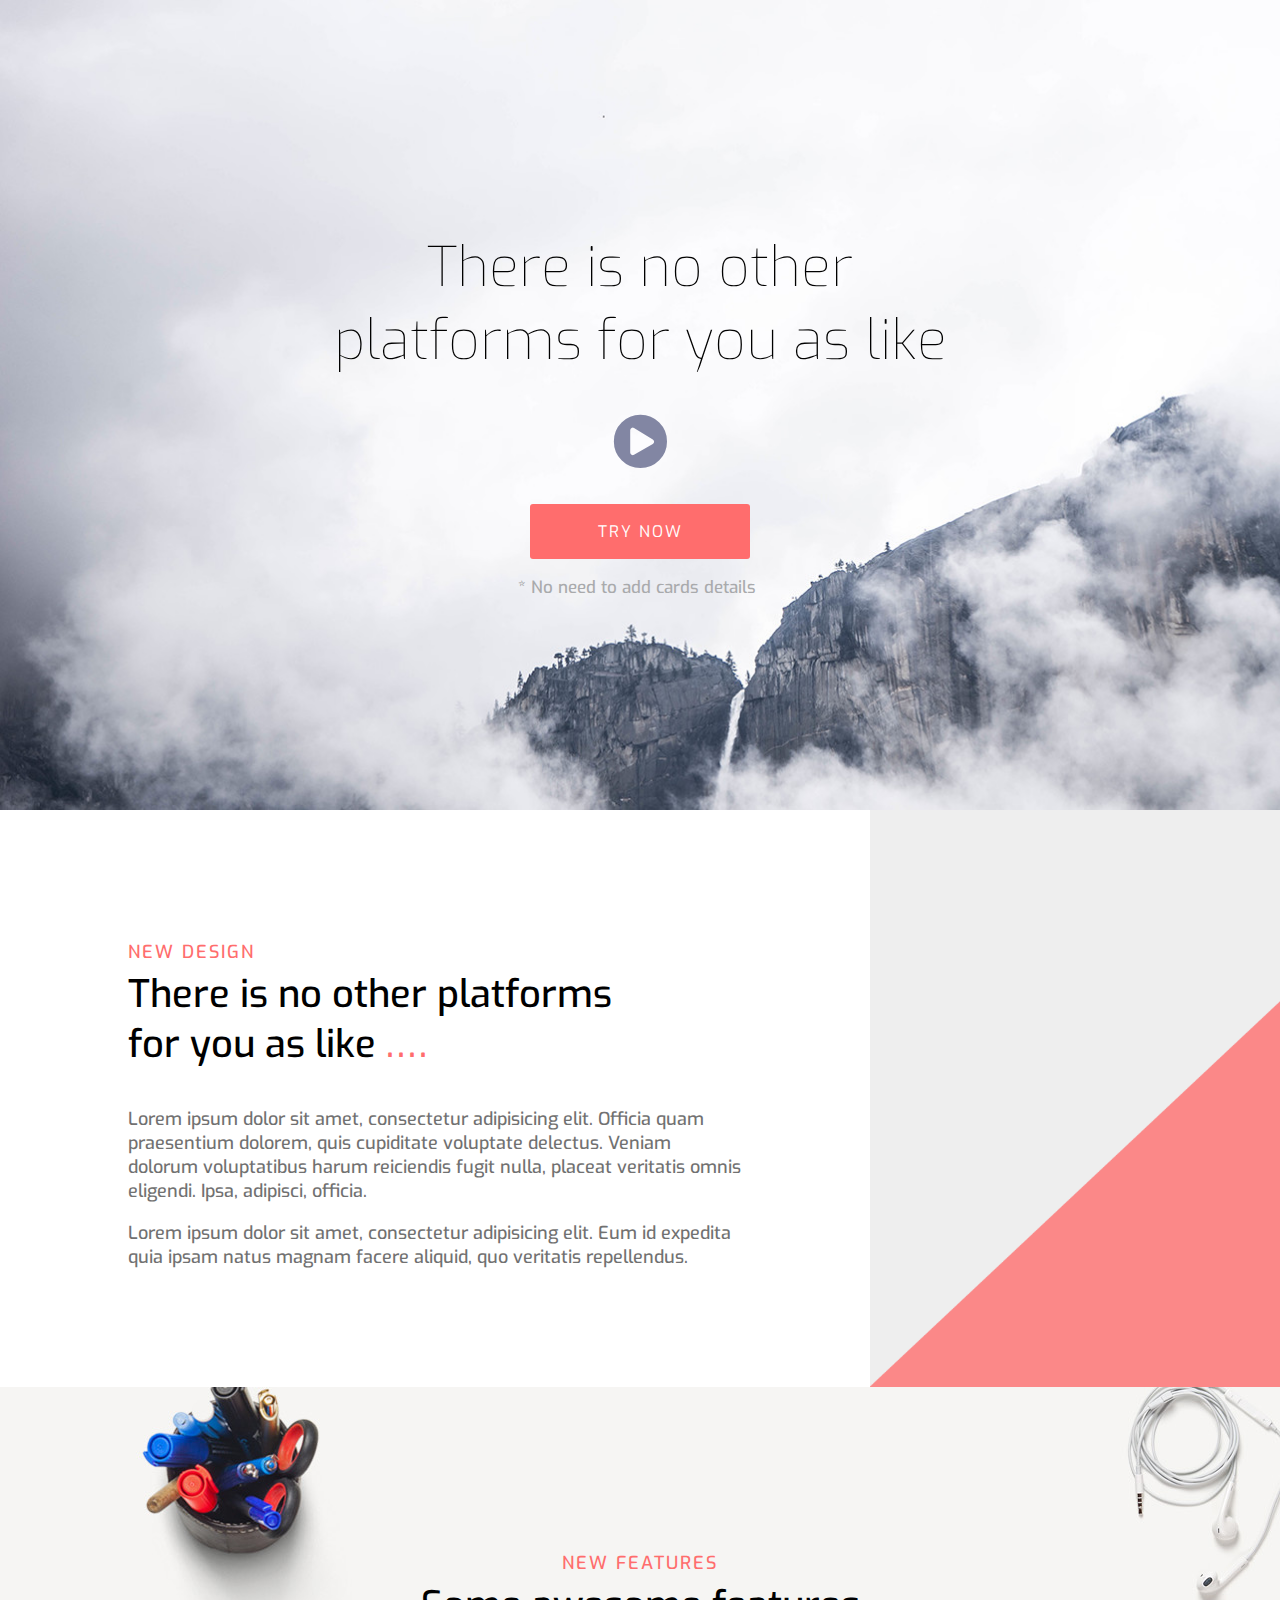
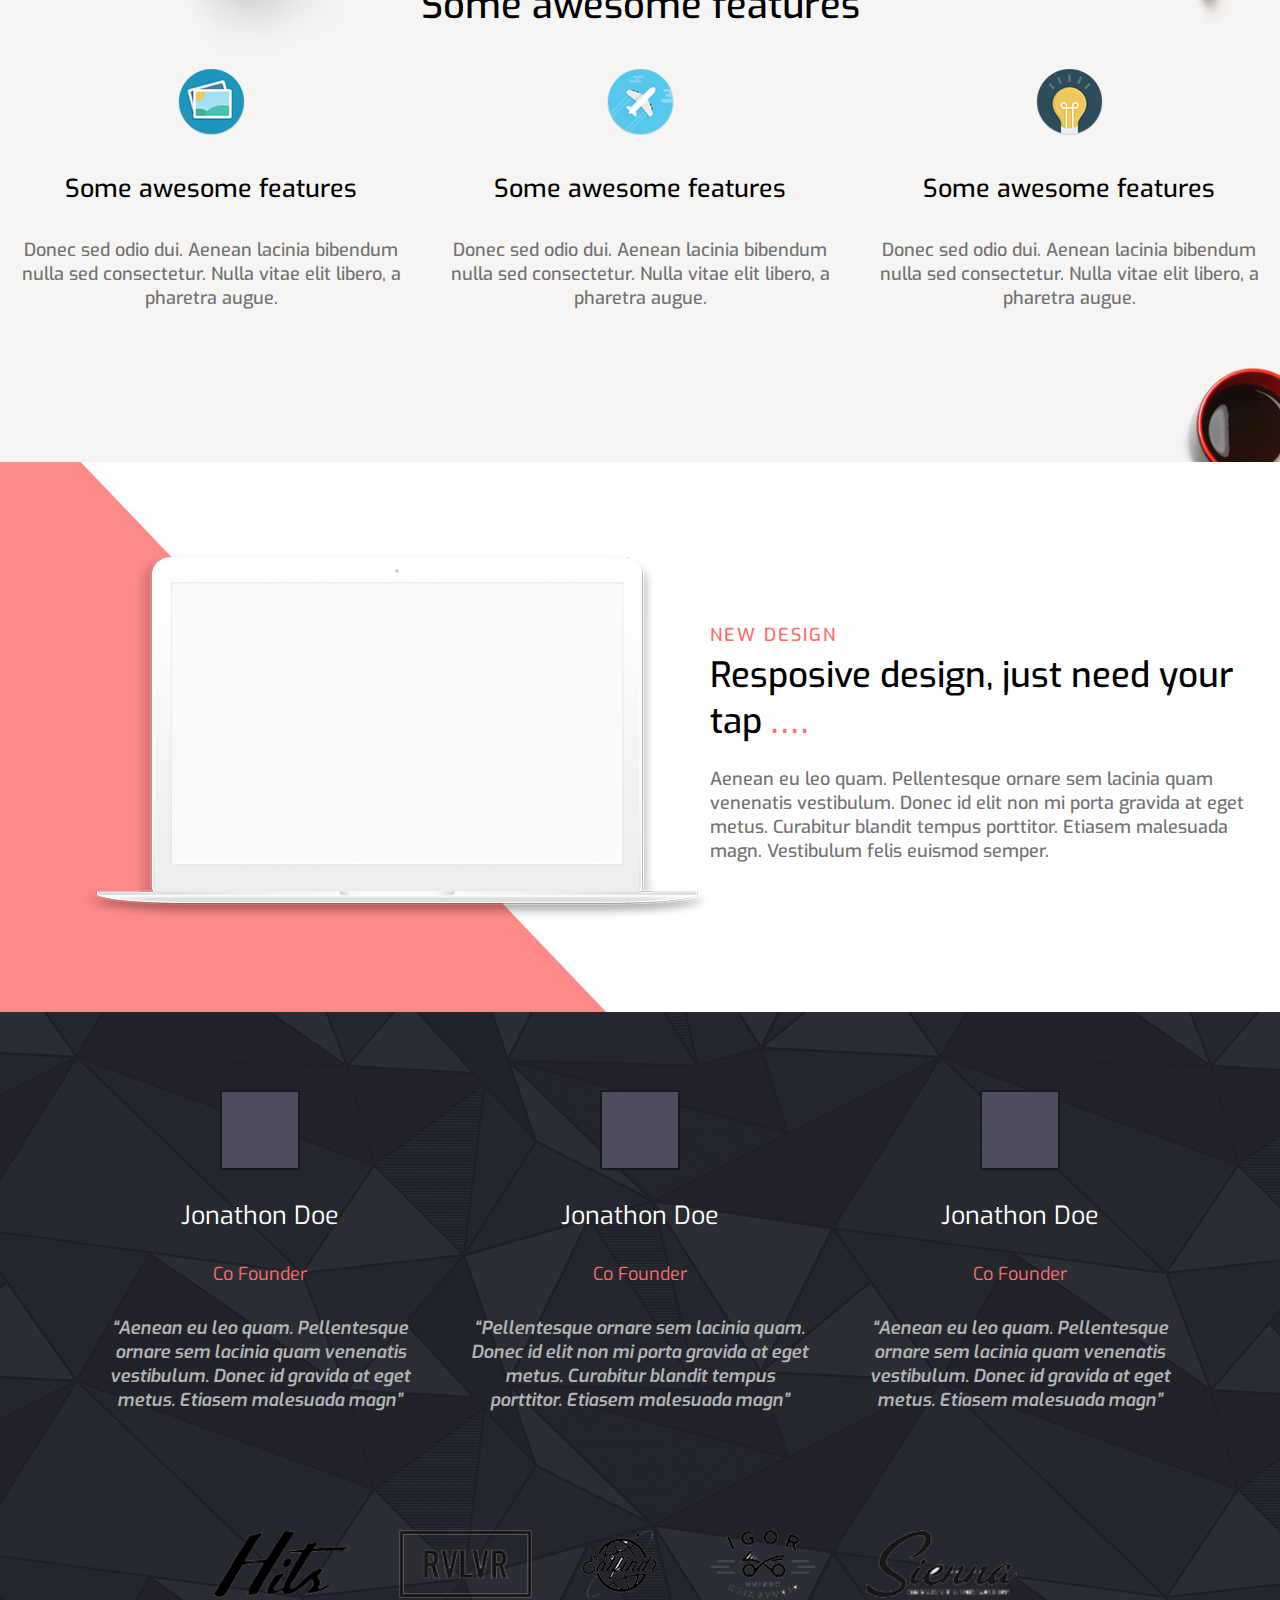
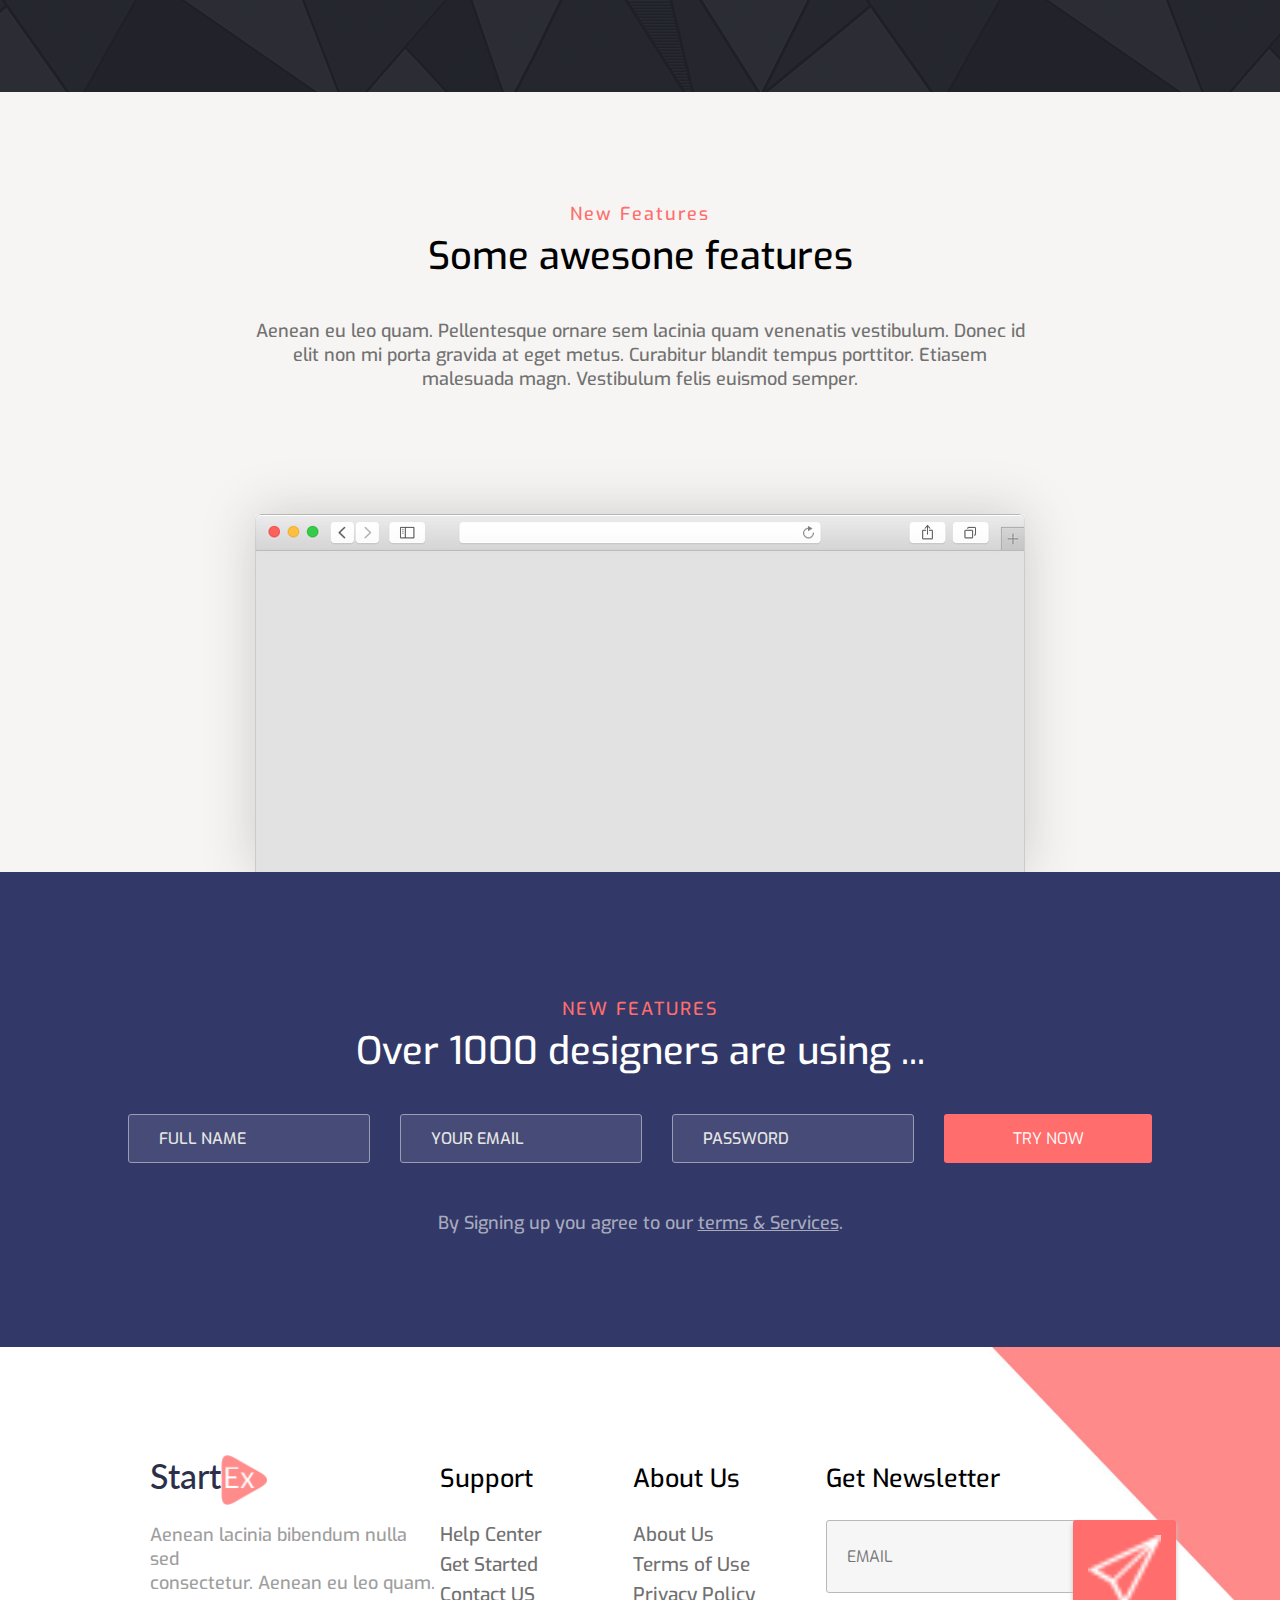
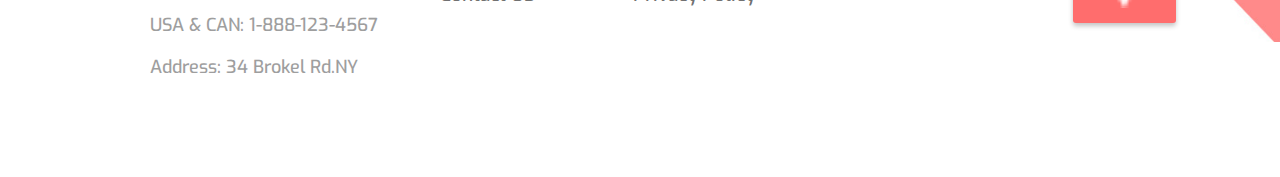
<file: Corporate/index.html>
<!DOCTYPE html>
<html lang="en">
<head>
	<meta charset="UTF-8">
	<meta name="viewport" content="width=device-width, initial-scale=1">
	<title>Corporate</title>
	<link rel="stylesheet" href="Corporate.css">
	<!-- FONTS -->
	<link href="https://fonts.googleapis.com/css?family=Exo:100,200,300,400,400i,500,700,800,900" rel="stylesheet">
	<link href="https://use.fontawesome.com/releases/v5.0.8/css/all.css" rel="stylesheet">
	<link href="https://fonts.googleapis.com/css?family=Lato:400,700,900" rel="stylesheet">
</head>
<body>


<!-- Made by DanielMakDev 
https://github.com/DanielMakDev 
https://vk.com/danielmakdev 
danielmakdev@gmail.com -->

<!-- HEADER -->
	<header>
		<h1>There is no other<br>platforms for you as like</h1>
		<i class="fas fa-play-circle"></i>
		<a href="#">try now</a>
		<p>* No need to add cards details</p>
	</header>


	<section class="platform">

		<div class="platform__text">
			<h5>New Design</h5>
			<h3>There is no other platforms<br> for you as like <span class="dots">....</span></h3>
			<p>Lorem ipsum dolor sit amet, consectetur adipisicing elit. Officia quam praesentium dolorem, quis cupiditate voluptate delectus. Veniam dolorum voluptatibus harum reiciendis fugit nulla, placeat veritatis omnis eligendi. Ipsa, adipisci, officia.</p>

			<p>Lorem ipsum dolor sit amet, consectetur adipisicing elit. Eum id expedita quia ipsam natus magnam facere aliquid, quo veritatis repellendus.</p>

		</div>

		<div class="platform__triangle"><img src="img/Rectangle.png" alt="triangle"></div>

	</section>

<!-- FEATURES -->

<!-- Made by DanielMakDev 
https://github.com/DanielMakDev 
https://vk.com/danielmakdev 
danielmakdev@gmail.com -->
	<section class="features">

		<div class="features__item--top">
			
			<h5>New Features</h5>
			<h3>Some awesome features</h3>

		</div>

		<div class="features__item_bottom">
			
			<div class="item">
				<img src="img/icon1.png" alt="icon1">
				<h4>Some awesome features</h4>
				<p>Donec sed odio dui. Aenean lacinia bibendum<br>nulla sed consectetur. Nulla vitae elit libero, a<br> pharetra augue.</p>
			</div>

			<div class="item22 item">
				<img src="img/icon2.png" alt="icon2">
				<h4>Some awesome features</h4>
				<p>Donec sed odio dui. Aenean lacinia bibendum<br> nulla sed consectetur. Nulla vitae elit libero, a<br> pharetra augue.</p>
			</div>

			<div class="item">
				<img src="img/icon3.png" alt="icon3">
				<h4>Some awesome features</h4>
				<p>Donec sed odio dui. Aenean lacinia bibendum <br>nulla sed consectetur. Nulla vitae elit libero, a<br> pharetra augue.</p>
			</div>

		</div>

	</section>


<!-- RESPONSIVE -->

	<section class="responsive">
		
		<div class="responsive__img"><img src="img/macbook.png" alt="macbook"></div>

		<div class="responsive__text">

			<h5>New Design</h5>
			<h1>Resposive design, just need your tap <span class="dots">....</span></h1>
			<p>Aenean eu leo quam. Pellentesque ornare sem lacinia quam<br> venenatis vestibulum. Donec id elit non mi porta gravida at eget<br> metus. Curabitur blandit tempus porttitor. Etiasem malesuada<br> magn. Vestibulum felis euismod semper.</p>

		</div>
		<!-- Made by DanielMakDev 
https://github.com/DanielMakDev 
https://vk.com/danielmakdev 
danielmakdev@gmail.com -->

	</section>

<!-- FOUNDERS -->

	<section class="founders">

		<div class="founders__item--top">

			<div class=" item item_left">
				<img src="img/Rectangle 28.png" alt="co founder">
				<h3>Jonathon Doe</h3>
				<h5>Co Founder</h5>
				<p>“Aenean eu leo quam. Pellentesque ornare sem lacinia quam venenatis vestibulum. Donec id gravida at eget metus. Etiasem malesuada magn”</p>

			</div>

			<div class=" item item_center">
				<img src="img/Rectangle 28.png" alt="co founder">
				<h3>Jonathon Doe</h3>
				<h5>Co Founder</h5>
				<p>“Pellentesque ornare sem lacinia quam. Donec id elit non mi porta gravida at eget metus. Curabitur blandit tempus porttitor. Etiasem malesuada magn”</p>

			</div>

			<div class=" item item_right">
				<img src="img/Rectangle 28.png" alt="co founder">
				<h3>Jonathon Doe</h3>
				<h5>Co Founder</h5>
				<p>“Aenean eu leo quam. Pellentesque ornare sem lacinia quam venenatis vestibulum. Donec id gravida at eget metus. Etiasem malesuada magn”</p>

			</div>

		</div>	

			<div class="founder__item--bottom">

				<img src="img/partner-logo-1.png" alt="">
				<img src="img/partner-logo-4.png" alt="">
				<img src="img/partner-logo-5.png" alt="">
				<img src="img/partner-logo-7.png" alt="">
				<img src="img/partner-logo-8.png" alt="">

			</div>

		

	</section>

<!-- TAB -->

	<section class="tab">

		<div class="tab__text">

			<h5>New Features</h5>
			<h3>Some awesone features</h3>
			<p>Aenean eu leo quam. Pellentesque ornare sem lacinia quam venenatis vestibulum. Donec id<br> elit non mi porta gravida at eget metus. Curabitur blandit tempus porttitor. Etiasem<br> malesuada magn. Vestibulum felis euismod semper.</p>

		</div>

		<div class="tab__img"><img src="img/window.jpg" alt=""></div>

	</section>

<!-- FORM -->

	<section class="form">

		<div class="form__item--top">

			<h5>New Features</h5>
			<h3>Over 1000 designers are using ...</h3>
		</div>
		<div class="form__item--middle">
			<input type="text" placeholder="FULL NAME">
			<input type="text" placeholder="YOUR EMAIL">
			<input type="text" placeholder="PASSWORD">
			<input type="submit" value="TRY NOW">
		</div>
		<div class="form__item--bottom">
			<p>By Signing up you agree to our <span>terms & Services</span>.</p>
		</div>
	</section>

<!-- FOOTER  -->

<footer>

	<div class="footer__item item1">

		<div class="Start_Ex"><span>Start</span><img src="img/Polygon 1.png" alt=""></div>
		<p>Aenean lacinia bibendum nulla sed<br> consectetur. Aenean eu leo quam. </p>
		<p>USA & CAN: 1-888-123-4567</p>
		<p>Address: 34 Brokel Rd.NY</p>

	</div>

	<div class="footer__item item2">

		<h3>Support</h3>
		<a href="">Help Center</a>
		<a href="">Get Started</a>
		<a href="">Contact US</a>

	</div>

	<div class="footer__item item3">

		<h3>About Us</h3>
		<a href="">About Us</a>
		<a href="">Terms of Use</a>
		<a href="">Privacy Policy</a>

	</div>

	<div class="footer__item item4">

		<h3>Get Newsletter</h3>
		<div class="input">
			<input type="email" placeholder="EMAIL">
			<input type="image" src="img/telegram.png">
		</div>

	</div>
	
</footer>

<!-- Made by DanielMakDev 
https://github.com/DanielMakDev 
https://vk.com/danielmakdev 
danielmakdev@gmail.com -->

</body>
</html>
</file>
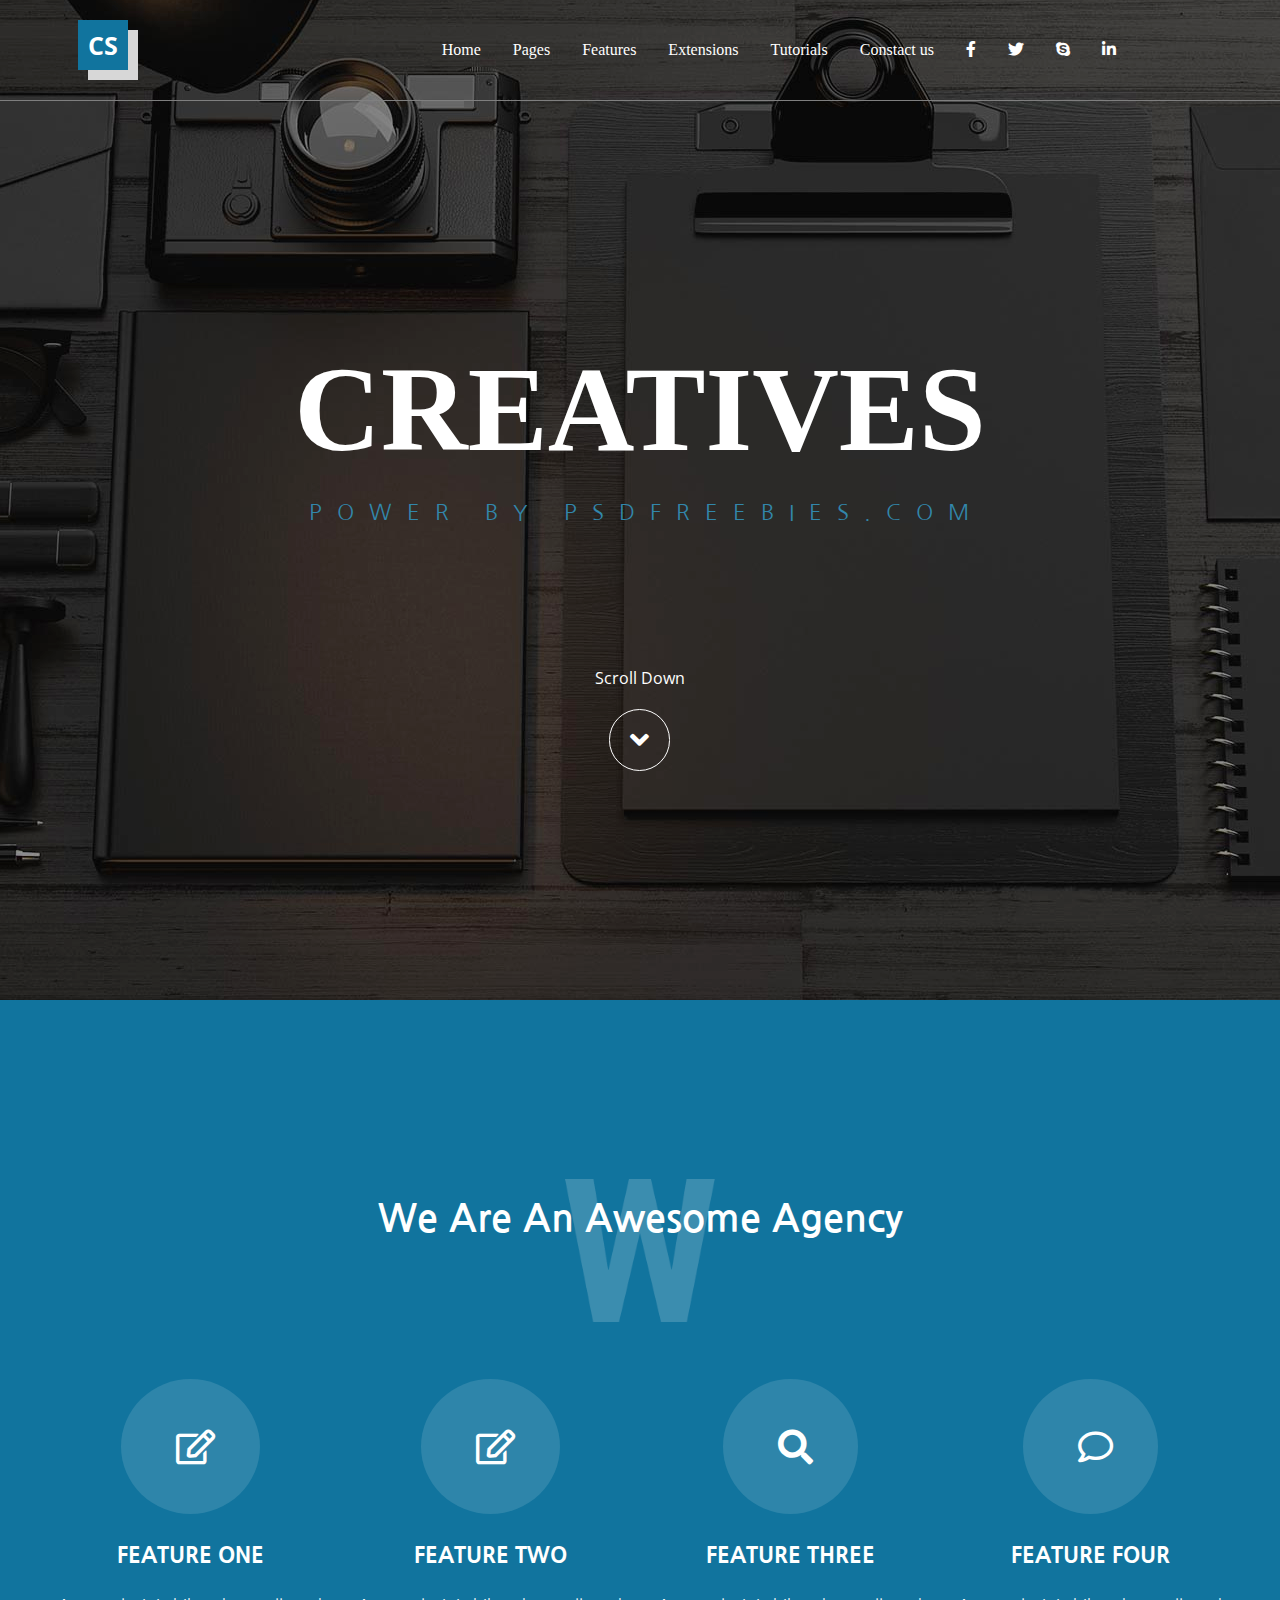
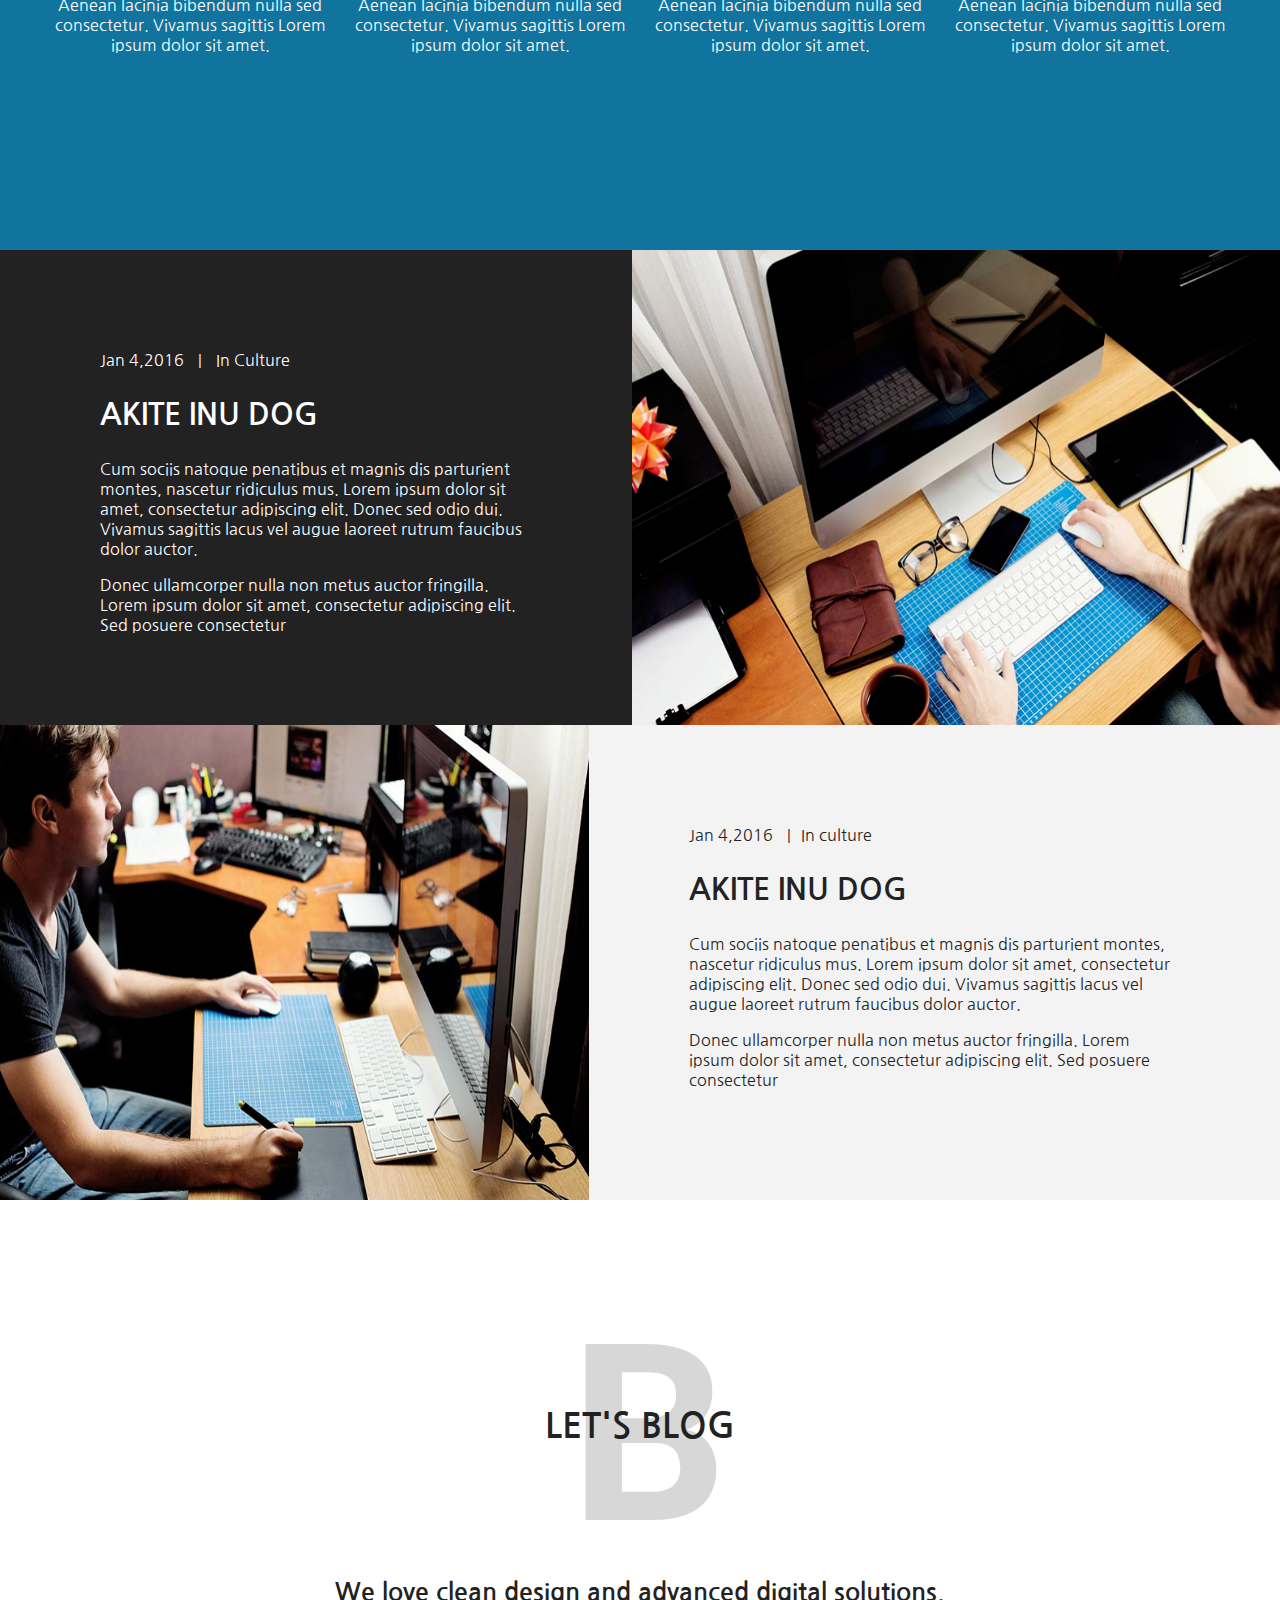
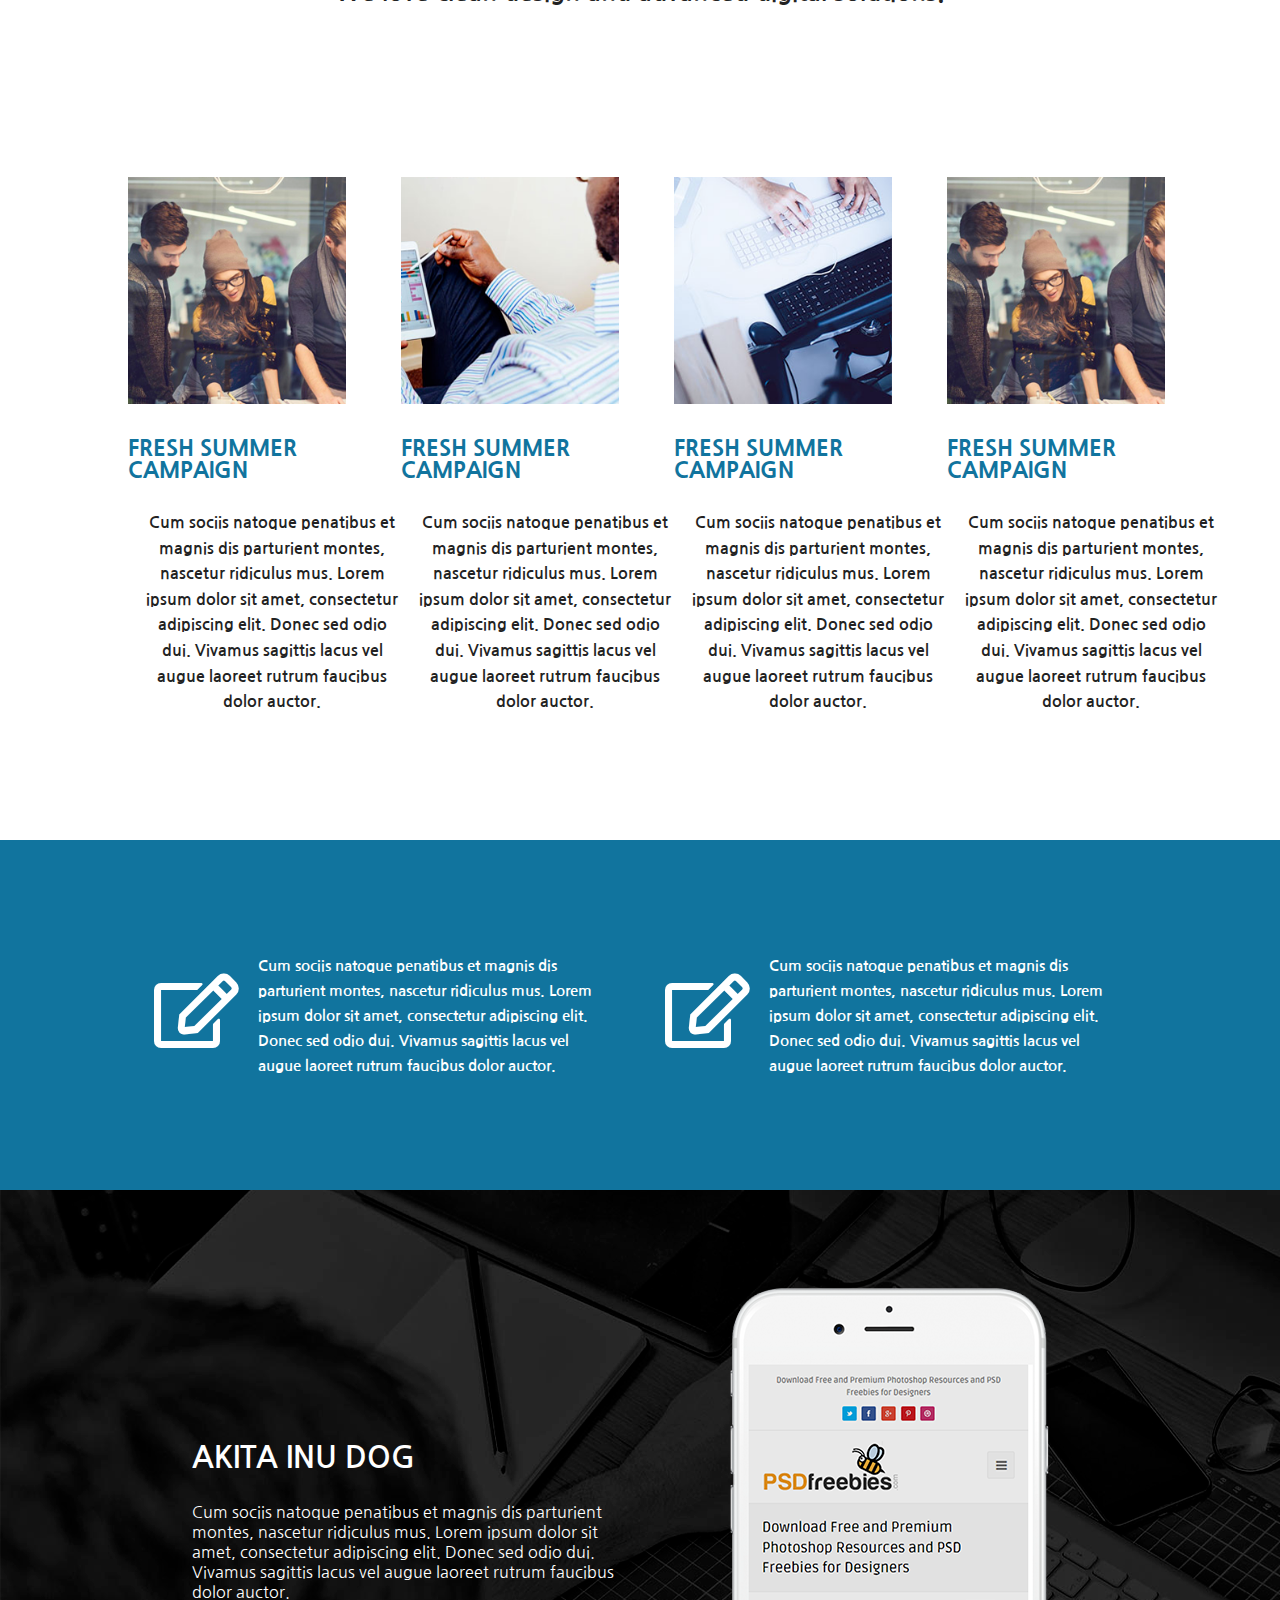
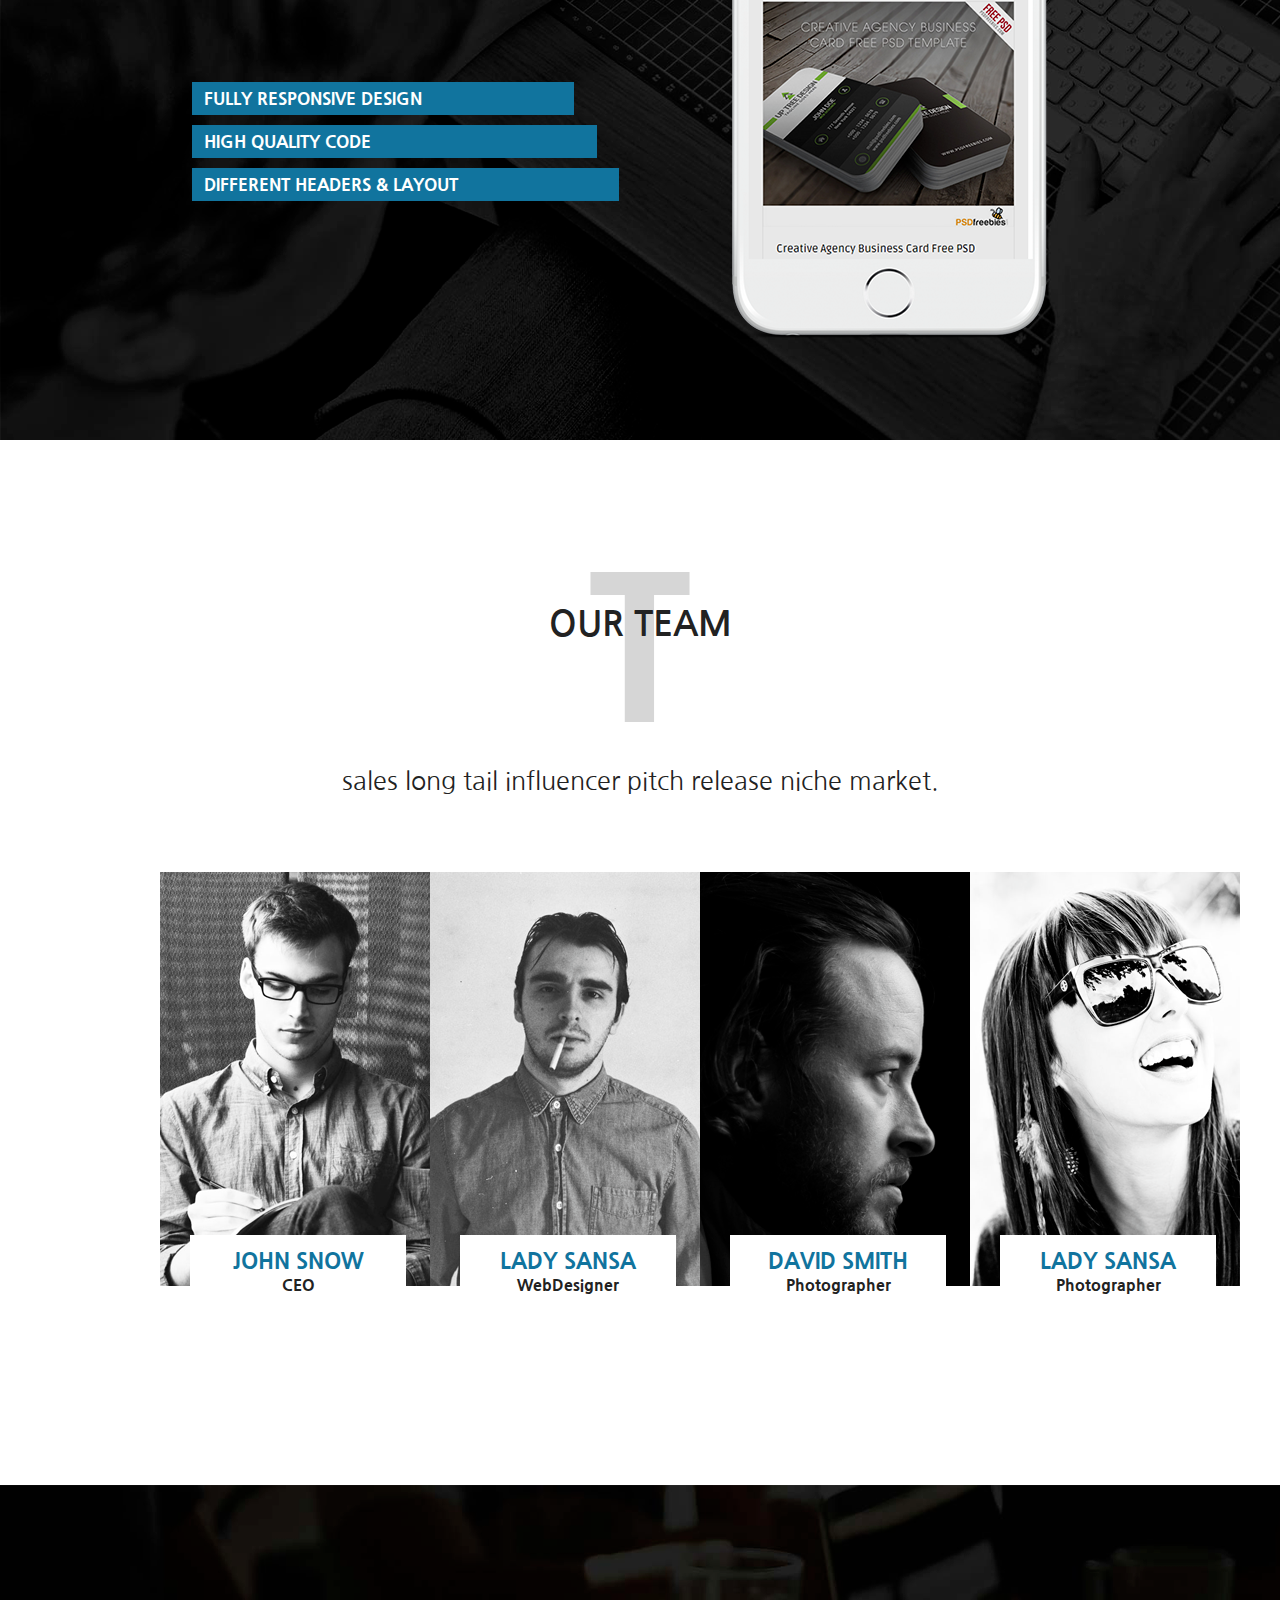
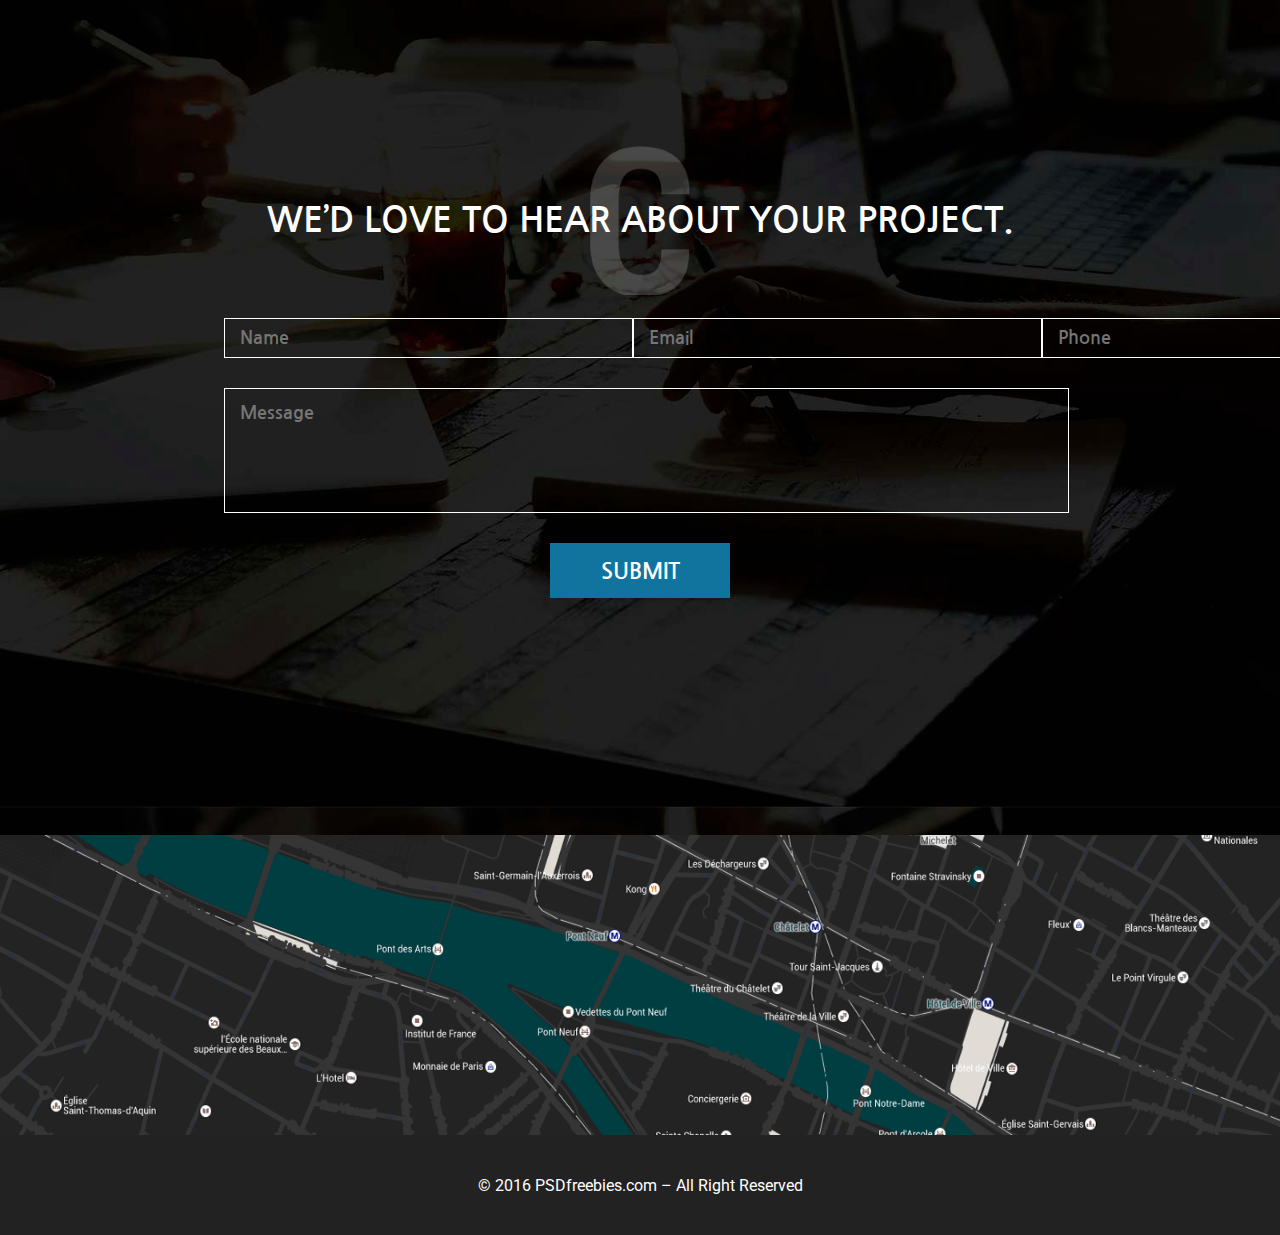
<file: Digital/index.html>
<!DOCTYPE html>
<html lang="en">
<head>
	<meta charset="UTF-8">
	<title>Digital</title>
	<meta name="viewport" content="width=device-width, initial-scale=1">

	<link rel="stylesheet" href="Digital.css">
	<link href="https://use.fontawesome.com/releases/v5.0.8/css/all.css" rel="stylesheet">

	<link href="https://fonts.googleapis.com/css?family=Open+Sans:300,400,600,700,800" rel="stylesheet">
	<link href="https://fonts.googleapis.com/css?family=Nanum+Gothic:400,700,800" rel="stylesheet">
	<link href="https://fonts.googleapis.com/css?family=Roboto" rel="stylesheet">
</head>
<body>
	
	
<!-- HEADER -->
	<header class="">
		<div class="menu">

		<div class="logo"><p class="cs">CS</p><p class="afterCS">ffff</p></div>

		<nav class="header__nav">
			<i class="fas fa-bars" id="gamburger"></i>
			<a href="">Home</a>
			<a href="">Pages</a>
			<a href="">Features</a>
			<a href="">Extensions</a>
			<a href="">Tutorials</a>
			<a href="">Constact us</a>
			<a href=""><i class="fab fa-facebook-f"></i></a>
			<a href=""><i class="fab fa-twitter"></i></a>
			<a href=""><i class="fab fa-skype"></i></a>
			<a href=""><i class="fab fa-linkedin-in"></i></a>

			</nav>

			</div>
		
		<div class="header__content">
			<h1>creatives</h1>
			<p class="power">Power by PSDfreebies.com</p>
			<p class="scroll">scroll down</p>
			<i class="fas fa-angle-down"></i>
		</div>

	</header>

<!-- awesomeAgency -->

	<section class="awesomeAgency">

		<div class="head">
			<h2>We Are An Awesome Agency</h2>
			
		</div>

		
		<div class="agency_items">

		<div class="item">
			<i class="far fa-edit"></i>
			<h4>Feature one</h4>
			<p>Aenean lacinia bibendum nulla sed consectetur. Vivamus sagittis Lorem ipsum dolor sit amet.</p>
		</div>

		<div class="item">
			<i class="far fa-edit"></i>
			<h4>Feature two</h4>
			<p>Aenean lacinia bibendum nulla sed consectetur. Vivamus sagittis Lorem ipsum dolor sit amet.</p>
		</div>

		<div class="item">
			<i class="fas fa-search"></i>
			<h4>Feature three</h4>
			<p>Aenean lacinia bibendum nulla sed consectetur. Vivamus sagittis Lorem ipsum dolor sit amet.</p>
		</div>

		<div class="item">
			<i class="far fa-comment"></i>
			<h4>Feature four</h4>
			<p>Aenean lacinia bibendum nulla sed consectetur. Vivamus sagittis Lorem ipsum dolor sit amet.</p>
		</div>
		</div>

	</section>



<!-- akita -->

	<section class="akita">

		<div class="akita_item_top">

			<div class="item_text1">

				<time datetime="2016-06-04">Jan 4,2016  <span class="stick">|</span>  In Culture</time>
				<h3>Akite inu dog</h3>
				<p>Cum sociis natoque penatibus et magnis dis parturient montes, nascetur ridiculus mus. Lorem ipsum dolor sit amet, consectetur adipiscing elit. Donec sed odio dui. Vivamus sagittis lacus vel augue laoreet rutrum faucibus dolor auctor.</p>

				<p>Donec ullamcorper nulla non metus auctor fringilla. Lorem ipsum dolor sit amet, consectetur adipiscing elit. Sed posuere consectetur </p>

			</div>

			<div class="item_img1"> <img src="img/akita_img1.png" alt="akita1"> </div>

			</div>


			<div class="akita_item_bottom">

				<div class="item_img2"> <img src="img/akita_img2.png" alt="akita2"> </div>

				<div class="item_text2">

				<time datetime="2016-06-04">Jan 4,2016 <span class="stick">|</span>In culture</time>
				<h3>Akite inu dog</h3>
				<p>Cum sociis natoque penatibus et magnis dis parturient montes, nascetur ridiculus mus. Lorem ipsum dolor sit amet, consectetur adipiscing elit. Donec sed odio dui. Vivamus sagittis lacus vel augue laoreet rutrum faucibus dolor auctor.</p>

				<p>Donec ullamcorper nulla non metus auctor fringilla. Lorem ipsum dolor sit amet, consectetur adipiscing elit. Sed posuere consectetur </p>

			</div>
			
			</div>
		
	</section>


<!-- Blog -->


<section class="blog">

		<div class="head">
			<h2>Let's blog</h2>
			<span class="B">B</span>
			<p>We love clean design and advanced digital solutions.</p>

		</div>

		<div class="blog-items">
		<div class="item">
			<img src="img/blog_img1.png" alt="">
			<h4>Fresh Summer Campaign </h4>
			<p>Cum sociis natoque penatibus et magnis dis parturient montes, nascetur ridiculus mus. Lorem ipsum dolor sit amet, consectetur adipiscing elit. Donec sed odio dui. Vivamus sagittis lacus vel augue laoreet rutrum faucibus dolor auctor.
				</p>

		</div>

		<div class="item">
			<img src="img/blog_img2.png" alt="">
			<h4>Fresh Summer Campaign </h4>
			<p>Cum sociis natoque penatibus et magnis dis parturient montes, nascetur ridiculus mus. Lorem ipsum dolor sit amet, consectetur adipiscing elit. Donec sed odio dui. Vivamus sagittis lacus vel augue laoreet rutrum faucibus dolor auctor.
				</p>

		</div>

		<div class="item">
			<img src="img/blog_img3.png" alt="">
			<h4>Fresh Summer Campaign </h4>
			<p>Cum sociis natoque penatibus et magnis dis parturient montes, nascetur ridiculus mus. Lorem ipsum dolor sit amet, consectetur adipiscing elit. Donec sed odio dui. Vivamus sagittis lacus vel augue laoreet rutrum faucibus dolor auctor.
			</p>

		</div>

		<div class="item">
			<img src="img/blog_img1.png" alt="">
			<h4>Fresh Summer Campaign </h4>
			<p>Cum sociis natoque penatibus et magnis dis parturient montes, nascetur ridiculus mus. Lorem ipsum dolor sit amet, consectetur adipiscing elit. Donec sed odio dui. Vivamus sagittis lacus vel augue laoreet rutrum faucibus dolor auctor.
					</p>

		</div>
		</div>

	</section>



<!-- notes -->


<section class="notes">
	<div class="notes-items">
	<div class="notes_item1 item">
		<i class="far fa-edit"></i>
		<p>Cum sociis natoque penatibus et magnis dis parturient montes, nascetur ridiculus mus. Lorem ipsum dolor sit amet, consectetur adipiscing elit. Donec sed odio dui. Vivamus sagittis lacus vel augue laoreet rutrum faucibus dolor auctor.
		</p>
		
	</div>
	<div class="notes_item2 item">
		<i class="far fa-edit"></i>
		<p>Cum sociis natoque penatibus et magnis dis parturient montes, nascetur ridiculus mus. Lorem ipsum dolor sit amet, consectetur adipiscing elit. Donec sed odio dui. Vivamus sagittis lacus vel augue laoreet rutrum faucibus dolor auctor.</p>
	</div>
	</div>
</section>


<!-- iphone -->


<section class="iphone">
	<div class="iphone-items">
	<div class="iphone_text">

		<h3>akita inu dog</h3>
		<p>Cum sociis natoque penatibus et magnis dis parturient montes, nascetur ridiculus mus. Lorem ipsum dolor sit amet, consectetur adipiscing elit. Donec sed odio dui. Vivamus sagittis lacus vel augue laoreet rutrum faucibus dolor auctor.
		</p>

		<ul>
			<li>Fully Responsive Design</li>
			<li>High Quality Code</li>
			<li>Different Headers & Layout</li>

		</ul>

	</div>


	<div class="iphone_img"><img src="img/iphone_img.png" alt="iphone"></div>
	
  </div>

</section>


<!--  team -->

<section class="team">

	<div class="team_item_top">

		<h3>Our team</h3>
		
		<p>sales long tail influencer pitch release niche market.</p>

	</div>

	<div class="team_item_bottom">

		<div class="item_img">

			<img src="img/team_img1.png" alt="CEO">
			
			<span class="text-under-photo"><h4>JOHN SNOW</h4>
			<p>CEO</p></span>

		</div>

		<div class="item_img">

			<img src="img/team_img2.png" alt="WebDesigner">
			<span class="text-under-photo"><h4>LADY SANSA</h4>
			<p>WebDesigner</p></span>

		</div>

		<div class="item_img">

			<img src="img/team_img3.png" alt="Photographer">
			<span class="text-under-photo"><h4>DAVID SMITH</h4>
			<p>Photographer</p></span>

		</div>

		<div class="item_img">

			<img src="img/team_img4.png" alt="Photographer">
			<span class="text-under-photo"><h4>LADY SANSA</h4>
			<p>Photographer</p></span>

		</div>

	</div>

</section>


<!-- form -->

<section class="form">

	<div class="form_item_top">
		<h1>We’d love to hear about your project.</h1>
		
	</div>

	<div class="form_item_bottom">
		<div class="input_top">
		<input type="name" placeholder="Name" maxlength="20">
		<input type="email" placeholder="Email" maxlength="30">
		<input type="tel" placeholder="Phone" maxlength="20">
		</div>

		<div class="input_bottom">
			<textarea name="text" id="text" cols="30" rows="6" maxlength="650"  placeholder="Message"></textarea>
			<input type="submit" name="submit"  value="Submit">
		</div>

	</div>

</section>

<section class="map">
	<img src="img/map.png" alt="map">
</section>

<footer>
	<p>© 2016 PSDfreebies.com – All Right Reserved</p>
</footer>


</body>
</html>
</file>
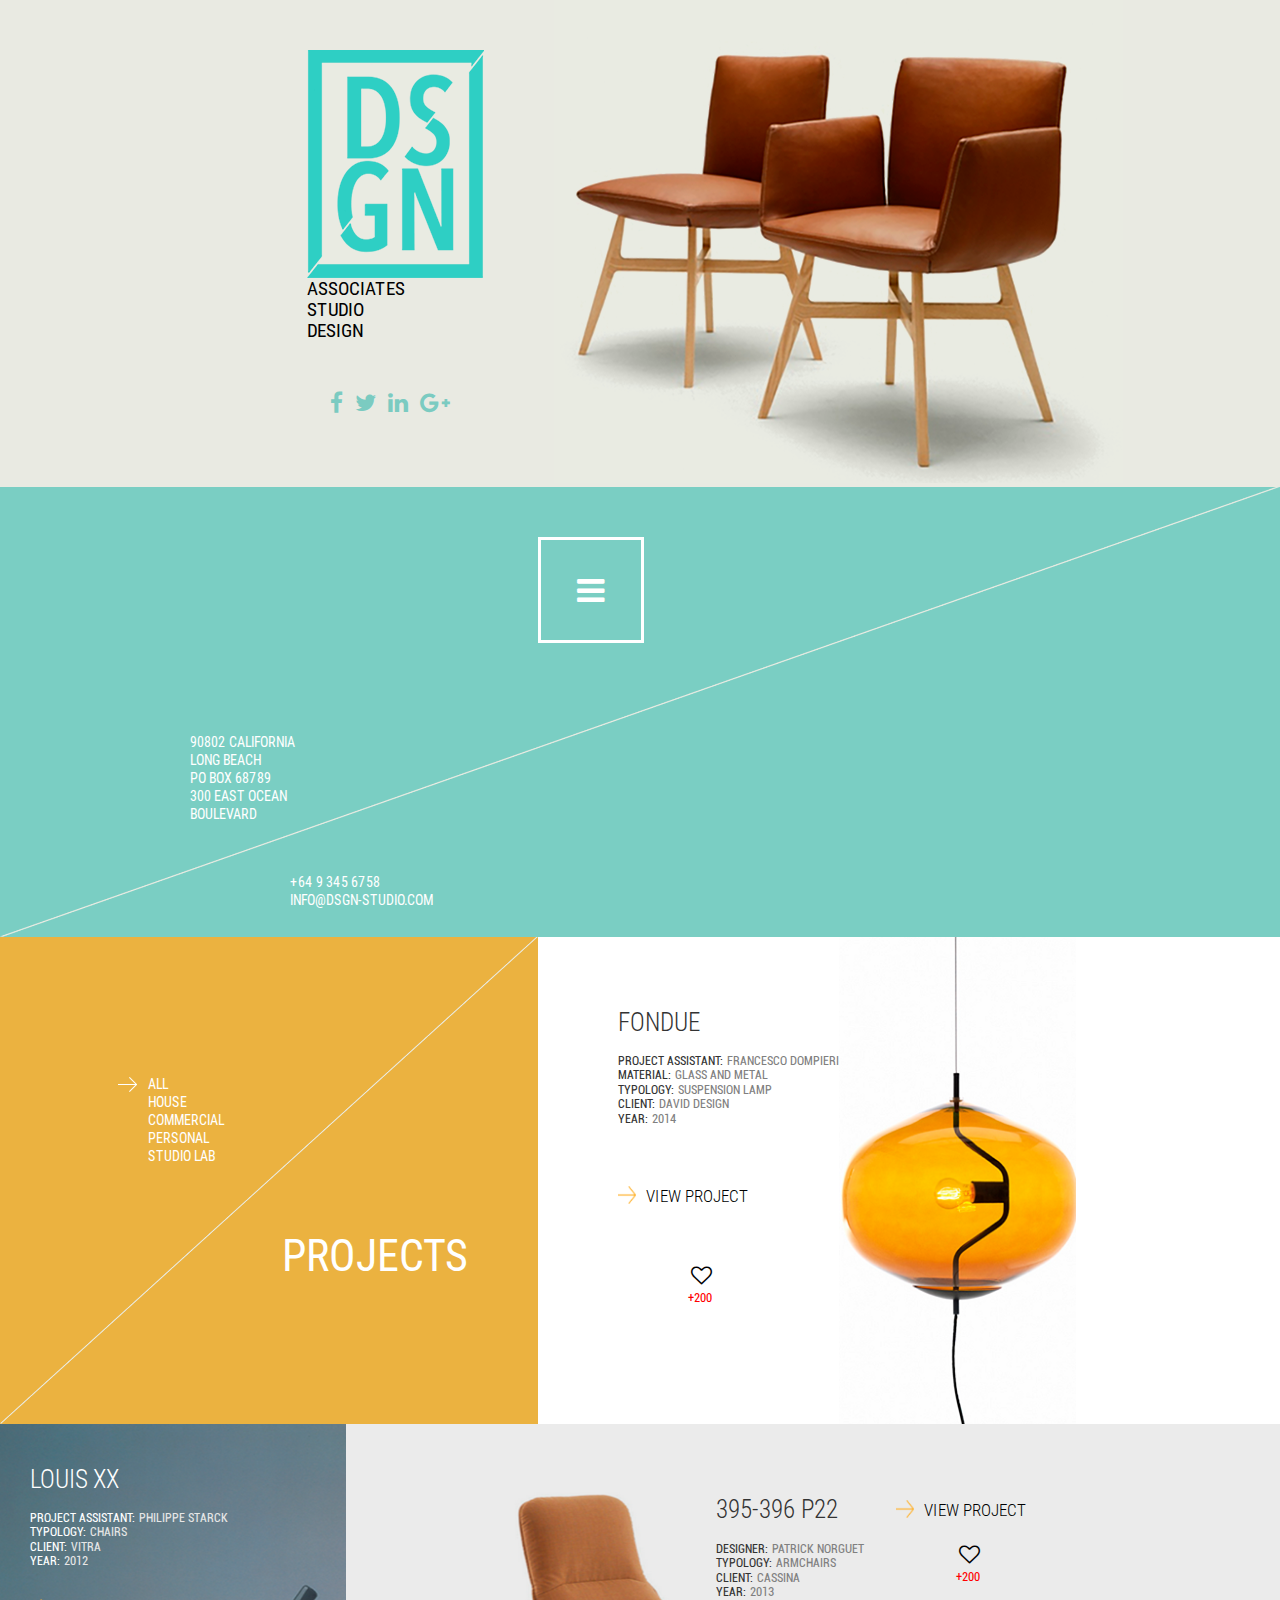
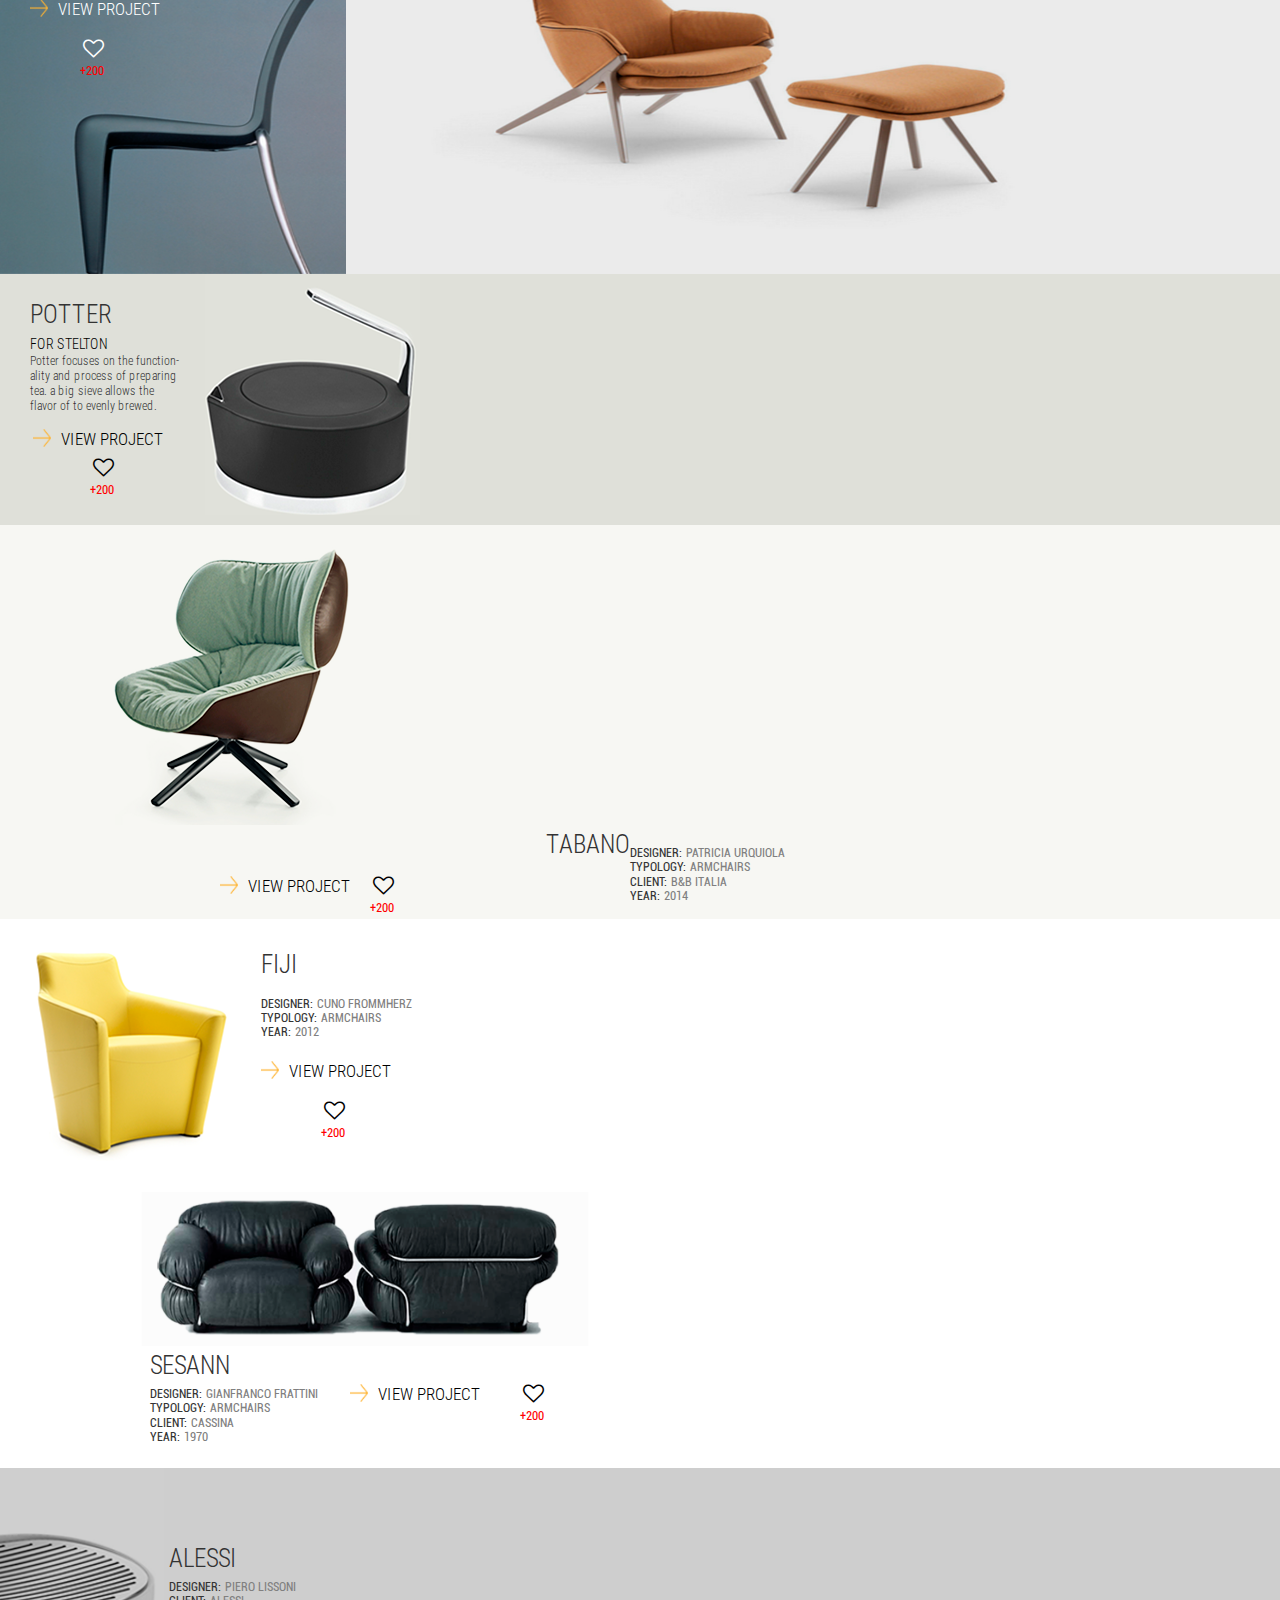
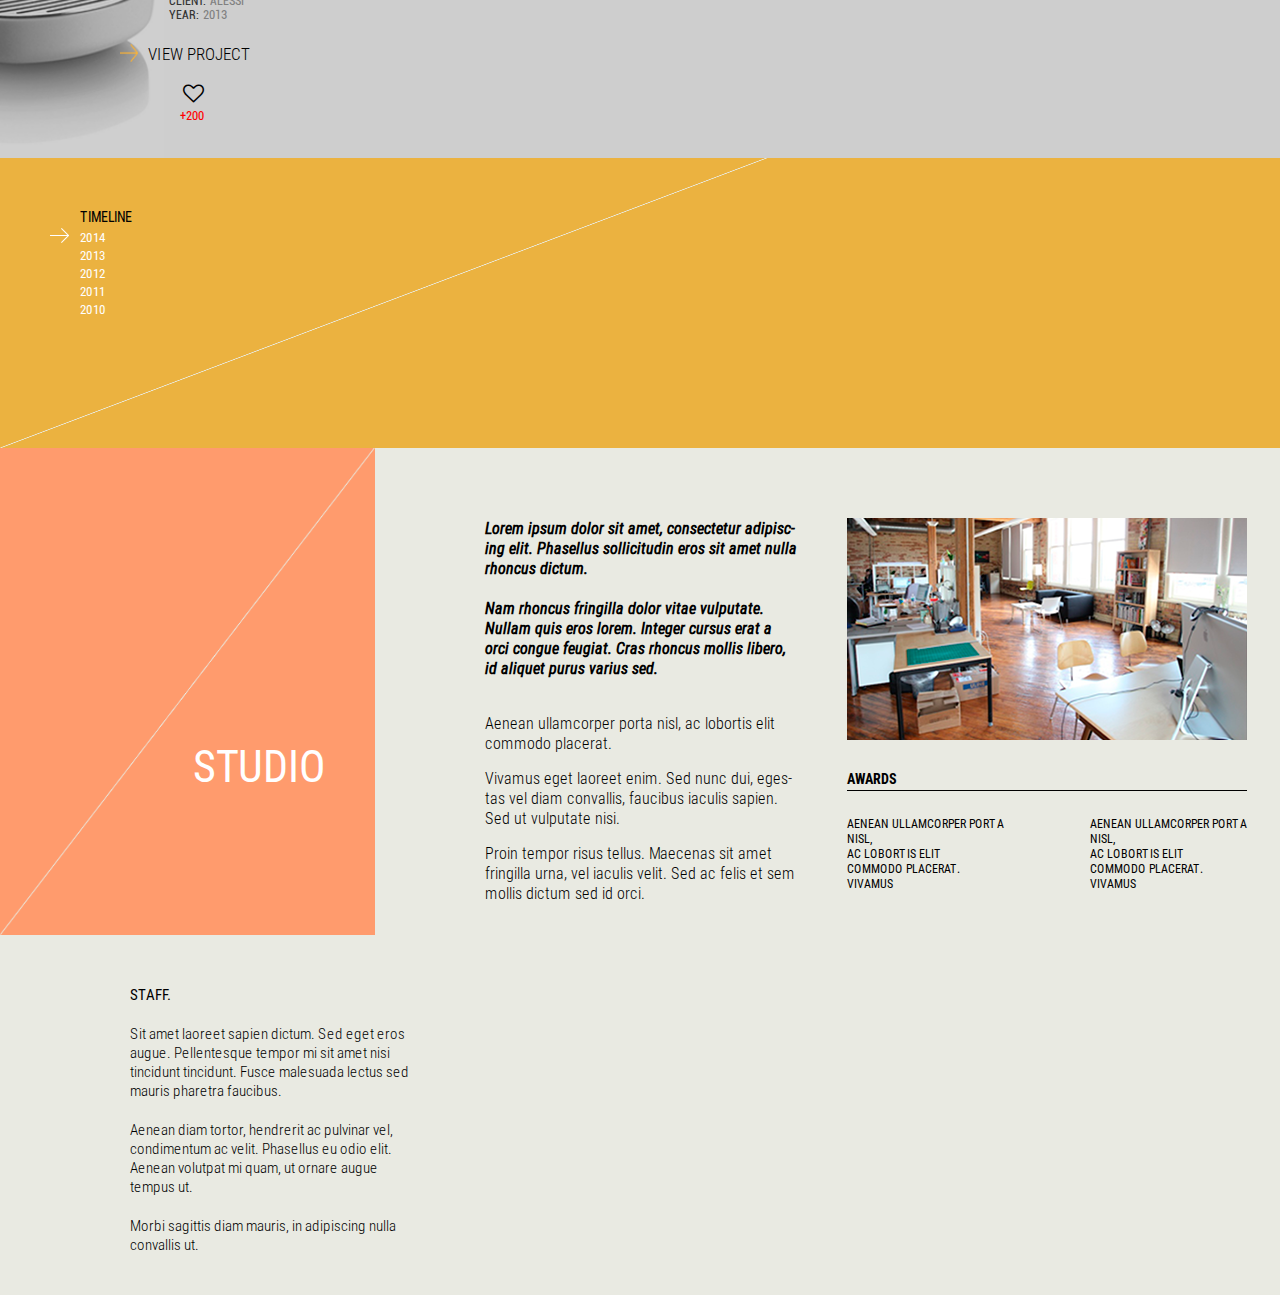
<file: Retina/index.html>
<!DOCTYPE html>
<html lang="en">
<head>
    <meta charset="UTF-8">
    <meta name="viewport" content="width=device-width, initial-scale=0">
    <link rel="stylesheet" href="packages/font-awesome/css/font-awesome.css">
    <link rel="stylesheet" href="css/main.css">
    <link rel="stylesheet" href="css/media.css">
    <title>DSGN</title>
</head>
<body>

<div class="container">

    <!-- $ ---------- $ --!
             HEADER
    <!-- $ ---------- $ -->

    <header id="header">
        <div class="header-logo-block">
            <div class="header-logo-block-wrapper">
                <div class="left-header-logo-block">
                    <div class="logo">
                        <img src="img/logo.png" alt="Logo image">
                        <span class="left-header-logo-block-text">Associates<br/>Studio<br/>Design</span>
                    </div>
                    <div class="left-header-logo-block-content">
                        <div class="left-header-logo-social-block">
                            <a href="#"><i class="fa fa-facebook transition"></i></a>
                            <a href="#"><i class="fa fa-twitter transition"></i></a>
                            <a href="#"><i class="fa fa-linkedin transition"></i></a>
                            <a href="#"><i class="fa fa-google-plus transition"></i></a>
                        </div>
                    </div>
                </div>
                <div class="right-header-logo-block">
                    <img src="img/chairs.png" alt="Logo-chairs">
                </div>
            </div>
        </div>
        <div class="header-address-block">
            <div class="menu-button">
                <i class="fa fa-bars"></i>
            </div>

            <ul class="header-address-block-address-column">
                <li class="header-address-block-column-item">90802 California</li>
                <li class="header-address-block-column-item">Long beach</li>
                <li class="header-address-block-column-item">PO Box 68789</li>
                <li class="header-address-block-column-item">300 East Ocean</li>
                <li class="header-address-block-column-item">Boulevard</li>
            </ul>
            <ul class="header-address-block-contact-column">
                <li class="header-address-block-column-item">+64 9 345 6758</li>
                <li class="header-address-block-column-item">info@dsgn-studio.com</li>
            </ul>
        </div>

        <!-- Menu Click -->

        <div id="menu-click">
            <a href="#header" class="menu-click-item">home</a>
            <a href="#project-section" class="menu-click-item">projects</a>
            <a href="#studio-section" class="menu-click-item">studio</a>
            <a href="#news-section" class="menu-click-item">news</a>
            <a href="#footer-section" class="menu-click-item">contact</a>
            <div class="menu-click-item" id="close-menu"><img src="img/btn.png"></div>
        </div>

        <!---->
    </header>

    <!-- $ ----------------- $ --!
            PROJECT SECTION
    <!-- $ ----------------- $ -->

    <section id="project-section">
        <div class="top-project-containers">
            <div class="left-project-section-container">
                <div class="left-project-top-line">
                    <div class="projects-block">
                        <h3 class="projects-block-title">Projects</h3>
                        <img src="img/project-arrow.png" alt="" class="project-arrow">
                        <ul class="projects-block-list">
                            <li class="projects-li"><a href="#" class="projects-block-list-item transition">All</a></li>
                            <li class="projects-li"><a href="#" class="projects-block-list-item transition">House</a>
                            </li>
                            <li class="projects-li"><a href="#" class="projects-block-list-item transition">Commercial</a></li>
                            <li class="projects-li"><a href="#" class="projects-block-list-item transition">Personal</a>
                            </li>
                            <li class="projects-li"><a href="#" class="projects-block-list-item transition">Studio
                                Lab</a></li>
                        </ul>
                    </div>

                    <!-- Fondue Project Block -->

                    <div class="fondue-project-block">
                        <div class="fondue-content">
                            <span class="project-title fondue-title">Fondue</span>
                            <ul class="project-description-list fondue-list">
                                <li class="project-description-item">
                                    <span class="bold-project-description">Project Assistant:</span>
                                    <span class="light-project-description">Francesco Dompieri</span>
                                </li>
                                <li class="project-description-item">
                                    <span class="bold-project-description">Material:</span>
                                    <span class="light-project-description">Glass and Metal</span>
                                </li>
                                <li class="project-description-item">
                                    <span class="bold-project-description">Typology:</span>
                                    <span class="light-project-description">Suspension lamp</span>
                                </li>
                                <li class="project-description-item">
                                    <span class="bold-project-description">Client:</span>
                                    <span class="light-project-description">David Design</span>
                                </li>
                                <li class="project-description-item">
                                    <span class="bold-project-description">Year:</span>
                                    <span class="light-project-description">2014</span>
                                </li>
                            </ul>
                            <div class="viewproject-line fondue-viewproject-line">
                                <img src="img/viewproject-arrow.png" class="viewproject-arrow">
                                <a href="#" class="viewproject-text">View Project</a>
                            </div>
                            <div class="project-likes fondue-likes">
                                <i class="fa fa-heart-o project-heart-fa" id="object"></i>
                                <span class="likes-counter" id="likes-counter">+200</span>
                            </div>
                        </div>
                        <img src="img/fondue.png" alt="">
                    </div>
                </div>

                <div class="left-project-bottom-line">

                    <!-- Louis Project Block -->

                    <div class="louis-project-block">
                        <div class="project-title louis-title white-text">Louis XX</div>
                        <ul class="project-description-list louis-list">
                            <li class="project-description-item">
                                <span class="bold-project-description white-text">Project Assistant:</span>
                                <span class="light-project-description white-grey-text">Philippe Starck</span>
                            </li>
                            <li class="project-description-item">
                                <span class="bold-project-description white-text">Typology:</span>
                                <span class="light-project-description white-grey-text">Chairs</span>
                            </li>
                            <li class="project-description-item">
                                <span class="bold-project-description white-text">Client:</span>
                                <span class="light-project-description white-grey-text">Vitra</span>
                            </li>
                            <li class="project-description-item">
                                <span class="bold-project-description white-text">Year:</span>
                                <span class="light-project-description white-grey-text">2012</span>
                            </li>
                        </ul>
                        <div class="viewproject-line louis-viewproject-line">
                            <img src="img/viewproject-arrow.png" alt="" class="viewproject-arrow">
                            <a href="#" class="viewproject-text white-text">View Project</a>
                        </div>
                        <div class="project-likes louis-likes">
                            <i class="fa fa-heart-o project-heart-fa white-text"></i>
                            <span class="likes-counter">+200</span>
                        </div>
                    </div>

                    <!-- P22 Project Block -->
                    <div class="p22-project-block">
                        <div class="project-title p22-title">395-396 P22</div>
                        <ul class="project-description-list p22-list">
                            <li class="project-description-item">
                                <span class="bold-project-description">Designer:</span>
                                <span class="light-project-description">Patrick Norguet</span>
                            </li>
                            <li class="project-description-item">
                                <span class="bold-project-description">Typology:</span>
                                <span class="light-project-description">Armchairs</span>
                            </li>
                            <li class="project-description-item">
                                <span class="bold-project-description">Client:</span>
                                <span class="light-project-description">Cassina</span>
                            </li>
                            <li class="project-description-item">
                                <span class="bold-project-description">Year:</span>
                                <span class="light-project-description">2013</span>
                            </li>
                        </ul>
                        <div class="viewproject-line p22-viewproject-line">
                            <img src="img/viewproject-arrow.png" alt="" class="viewproject-arrow">
                            <a href="#" class="viewproject-text">View Project</a>
                        </div>
                        <div class="project-likes p22-likes">
                            <i class="fa fa-heart-o project-heart-fa"></i>
                            <span class="likes-counter">+200</span>
                        </div>
                    </div>
                </div>
            </div>
            <div class="right-project-section-container">
                <div class="bottom-right-project-container">
                    <!-- Potter Project Block -->
                    <div class="potter-project-block">
                        <div class="potter-content-wrapper">
                            <div class="project-title potter-title">Potter</div>
                            <span class="potter-description-title">For Stelton</span>
                            <span class="potter-description">
                                Potter focuses on the function-<br/>
                                ality and process of preparing<br/>
                                tea. a big sieve allows the<br/>
                                flavor of to evenly brewed.
                            </span>
                            <div class="viewproject-line potter-viewproject-line">
                                <img src="img/viewproject-arrow.png" alt="" class="viewproject-arrow">
                                <a href="#" class="viewproject-text">View Project</a>
                            </div>
                            <div class="project-likes potter-likes">
                                <i class="fa fa-heart-o project-heart-fa"></i>
                                <span class="likes-counter">+200</span>
                            </div>
                        </div>
                        <img src="img/potter.png" alt="Potter Block Image">
                    </div>
                    <div class="tabano-project-block">
                        <img src="img/tabano.png" alt="Tabano image" class="tabano-main-image">
                        <div class="tabano-content-wrapper">
                            <div class="project-title tabano-title">Tabano</div>
                            <ul class="project-description-list tabano-list">
                                <li class="project-description-item">
                                    <span class="bold-project-description">Designer:</span>
                                    <span class="light-project-description">Patricia Urquiola</span>
                                </li>
                                <li class="project-description-item">
                                    <span class="bold-project-description">Typology:</span>
                                    <span class="light-project-description">Armchairs</span>
                                </li>
                                <li class="project-description-item">
                                    <span class="bold-project-description">Client:</span>
                                    <span class="light-project-description">B&B Italia</span>
                                </li>
                                <li class="project-description-item">
                                    <span class="bold-project-description">Year:</span>
                                    <span class="light-project-description">2014</span>
                                </li>
                            </ul>
                            <div class="viewproject-line tabano-viewproject-line">
                                <img src="img/viewproject-arrow.png" alt="" class="viewproject-arrow">
                                <a href="#" class="viewproject-text">View Project</a>
                            </div>
                            <div class="project-likes tabano-likes">
                                <i class="fa fa-heart-o project-heart-fa"></i>
                                <span class="likes-counter">+200</span>
                            </div>
                        </div>
                    </div>
                </div>
                <div class="fiji-project-block">
                    <img src="img/fiji.png" alt="Fiji Image" class="fiji-main-image">
                    <div class="fiji-right-content">
                        <div class="project-title fiji-title">Fiji</div>
                        <ul class="project-description-list fiji-list">
                            <li class="project-description-item">
                                <span class="bold-project-description">Designer:</span>
                                <span class="light-project-description">Cuno Frommherz</span>
                            </li>
                            <li class="project-description-item">
                                <span class="bold-project-description">Typology:</span>
                                <span class="light-project-description">Armchairs</span>
                            </li>
                            <li class="project-description-item">
                                <span class="bold-project-description">Year:</span>
                                <span class="light-project-description">2012</span>
                            </li>
                        </ul>
                        <div class="viewproject-line fiji-viewproject-line">
                            <img src="img/viewproject-arrow.png" class="viewproject-arrow">
                            <a href="#" class="viewproject-text">View Project</a>
                        </div>
                        <div class="project-likes fiji-likes">
                            <i class="fa fa-heart-o project-heart-fa"></i>
                            <span class="likes-counter">+200</span>
                        </div>
                    </div>
                </div>
            </div>
        </div>
        <div class="bottom-project-section">
            <div class="sesann-project-block">
                <img src="img/sesann.png" alt="Sesann image" class="sesann-main-image">
                <div class="sesann-right-content">
                    <div class="project-title sesann-title">Sesann</div>
                    <ul class="project-description-list sesann-list">
                        <li class="project-description-item">
                            <span class="bold-project-description">Designer:</span>
                            <span class="light-project-description">Gianfranco Frattini</span>
                        </li>
                        <li class="project-description-item">
                            <span class="bold-project-description">Typology:</span>
                            <span class="light-project-description">Armchairs</span>
                        </li>
                        <li class="project-description-item">
                            <span class="bold-project-description">Client:</span>
                            <span class="light-project-description">Cassina</span>
                        </li>
                        <li class="project-description-item">
                            <span class="bold-project-description">Year:</span>
                            <span class="light-project-description">1970</span>
                        </li>
                    </ul>
                    <div class="viewproject-line sesann-viewproject-line">
                        <img src="img/viewproject-arrow.png" class="viewproject-arrow">
                        <a href="#" class="viewproject-text">View Project</a>
                    </div>
                    <div class="project-likes sesann-likes">
                        <i class="fa fa-heart-o project-heart-fa"></i>
                        <span class="likes-counter">+200</span>
                    </div>
                </div>
            </div>
            <div class="alessi-project-block">
                <img src="img/alessi.png" alt="Alessi Image">
                <div class="alessi-content">
                    <div class="project-title sesann-title">Alessi</div>
                    <ul class="project-description-list sesann-list">
                        <li class="project-description-item">
                            <span class="bold-project-description">Designer:</span>
                            <span class="light-project-description">Piero Lissoni</span>
                        </li>
                        <li class="project-description-item">
                            <span class="bold-project-description">Client:</span>
                            <span class="light-project-description">Alessi</span>
                        </li>
                        <li class="project-description-item">
                            <span class="bold-project-description">Year:</span>
                            <span class="light-project-description">2013</span>
                        </li>
                    </ul>
                    <div class="viewproject-line alessi-viewproject-line">
                        <img src="img/viewproject-arrow.png" class="viewproject-arrow">
                        <a href="#" class="viewproject-text">View Project</a>
                    </div>
                    <div class="project-likes alessi-likes">
                        <i class="fa fa-heart-o project-heart-fa"></i>
                        <span class="likes-counter">+200</span>
                    </div>
                </div>
            </div>
            <div class="timeline-project-block">
                <div class="line-block">
                    <img src="img/project-arrow.png" alt="" class="timeline-arrow">
                    <span class="timeline-title">Timeline</span>
                    <ul class="timeline-list">
                        <li class="timeline-li"><a href="#" class="timeline-list-item transition">2014</a></li>
                        <li class="timeline-li"><a href="#" class="timeline-list-item transition">2013</a></li>
                        <li class="timeline-li"><a href="#" class="timeline-list-item transition">2012</a></li>
                        <li class="timeline-li"><a href="#" class="timeline-list-item transition">2011</a></li>
                        <li class="timeline-li"><a href="#" class="timeline-list-item transition">2010</a></li>
                    </ul>
                </div>
            </div>
        </div>
    </section>


    <section id="studio-section">
        <div class="studio-block">
            <h3 class="projects-block-title">Studio</h3>
        </div>
        <div class="studio-description-container">
            <div class="studio-description-content-wrapper">
                <div class="left-studio-description-column">
                    <div class="bold-paragraphs">
                        <span class="studio-description-left-column-first-bold-paragraph">
                            Lorem ipsum dolor sit amet, consectetur adipisc-<br/>
                            ing elit. Phasellus sollicitudin eros sit amet nulla<br/> rhoncus dictum.
                        </span>
                        <span class="studio-description-left-column-second-bold-paragraph">
                            Nam rhoncus fringilla dolor vitae vulputate.<br/>
                            Nullam quis eros lorem. Integer cursus erat a<br/>
                            orci congue feugiat. Cras rhoncus mollis libero,<br/>
                            id aliquet purus varius sed.
                        </span>
                    </div>
                    <div class="light-paragraphs">
                        <span class="studio-description-left-column-light-paragraph">
                            Aenean ullamcorper porta nisl, ac lobortis elit<br/>
                            commodo placerat.
                        </span>
                        <span class="studio-description-left-column-light-paragraph">
                            Vivamus eget laoreet enim. Sed nunc dui, eges-<br/>
                            tas vel diam convallis, faucibus iaculis sapien.<br/>
                            Sed ut vulputate nisi.
                        </span>
                        <span class="studio-description-left-column-light-paragraph">
                            Proin tempor risus tellus. Maecenas sit amet<br/>
                            fringilla urna, vel iaculis velit. Sed ac felis et sem<br/>
                            mollis dictum sed id orci.
                        </span>
                    </div>
                </div>
                <div class="right-studio-description-column">
                    <img src="img/studio.png" alt="Studio image">
                    <div class="description-awards-block">Awards</div>
                    <div class="awards-wrapper">
                        <div class="awards-column">
                            Aenean ullamcorper porta<br/>
                            nisl,<br/>
                            ac lobortis elit<br/>
                            commodo placerat.<br/>
                            Vivamus
                        </div>
                        <div class="awards-column">
                            Aenean ullamcorper porta<br/>
                            nisl,<br/>
                            ac lobortis elit<br/>
                            commodo placerat.<br/>
                            Vivamus
                        </div>
                    </div>
                </div>
            </div>
        </div>
    </section>


    <section class="designers-section">
        <div class="designers-content-wrapper">
            <div class="staff-block">
                <div class="staff-title">Staff.</div>
                <span class="staff-paragraph">
                    Sit amet laoreet sapien dictum. Sed eget eros<br/>
                    augue. Pellentesque tempor mi sit amet nisi<br/>
                    tincidunt tincidunt. Fusce malesuada lectus sed<br/>
                    mauris pharetra faucibus.
                </span>
                <span class="staff-paragraph">
                    Aenean diam tortor, hendrerit ac pulvinar vel,<br/>
                    condimentum ac velit. Phasellus eu odio elit.<br/>
                    Aenean volutpat mi quam, ut ornare augue<br/>
                    tempus ut.
                </span>
                <span class="staff-paragraph">
                    Morbi sagittis diam mauris, in adipiscing nulla<br/>
                    convallis ut.
                </span>
            </div>
            <div class="designer-block"></div>
            <div class="designer-block"></div>
            <div class="designer-block"></div>
        </div>
    </section>
</div>

<script src="js/jquery-3.2.1.js"></script>
<script src="js/main.js"></script>

</body>
</html>
</file>
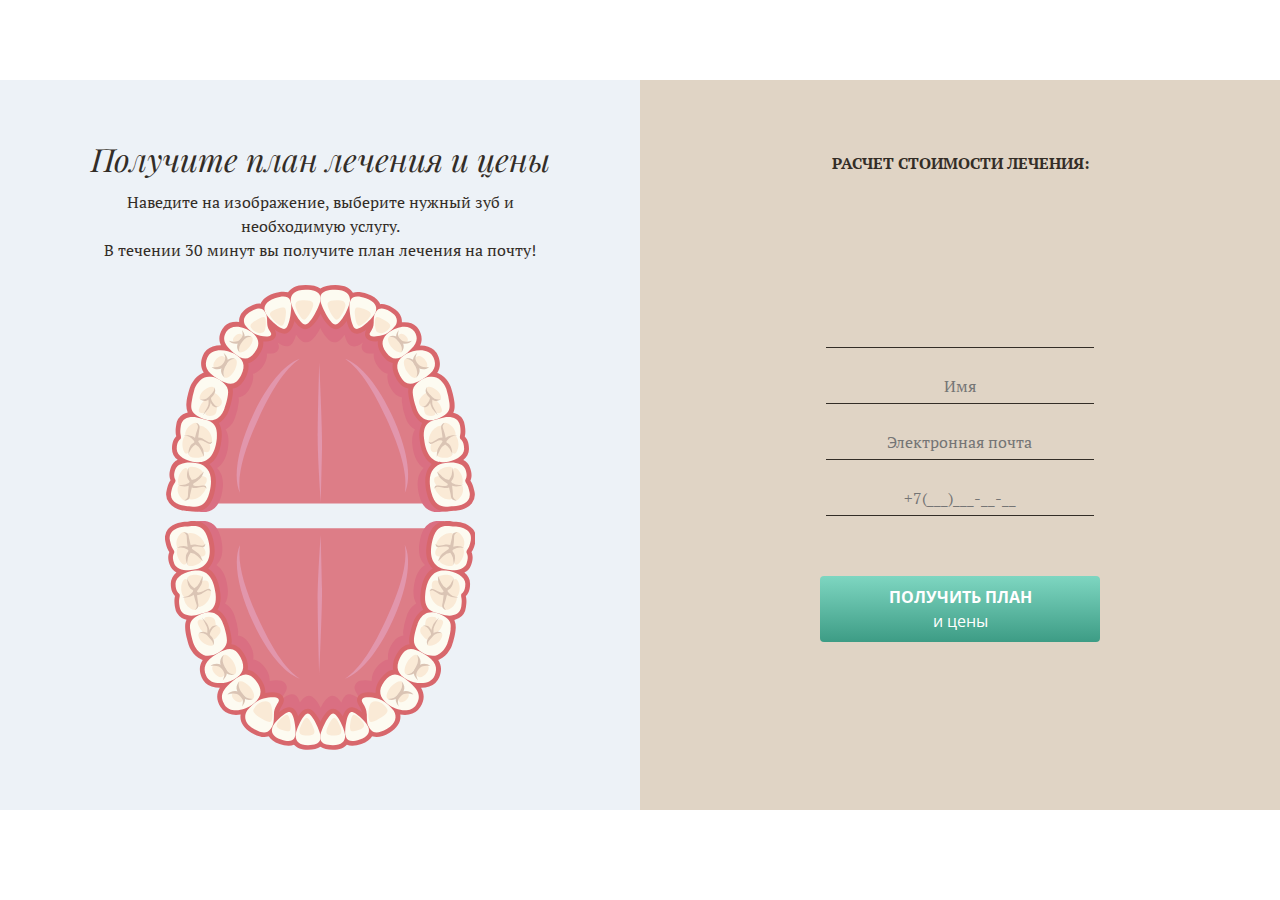
<file: Зубы/index.html>
<!DOCTYPE html>
<html lang="en">
<head>
  <meta charset="UTF-8">
  <title>Зубы</title>
  <link rel="stylesheet" href="https://stackpath.bootstrapcdn.com/bootstrap/4.3.1/css/bootstrap.min.css" integrity="sha384-ggOyR0iXCbMQv3Xipma34MD+dH/1fQ784/j6cY/iJTQUOhcWr7x9JvoRxT2MZw1T" crossorigin="anonymous">
  <link rel="stylesheet" href="style.css">

</head>
<body>
   

  <div class="container-fluid container-full"><div class="row teeth-selector"><div class="col-md-6 teeth-map"><h3>Получите план лечения и цены</h3><p>Наведите на изображение, выберите нужный зуб и необходимую услугу. <br>В течении 30 минут вы получите план лечения на почту!</p><div class="teeth-svg-container"><svg id="Слой_1" data-name="Слой 1" xmlns="http://www.w3.org/2000/svg" viewBox="0 0 257.4 385.1">
  <defs>
    <style>
      .cls-1 {
        fill: #dd7d87;
      }
      .cls-2 {
        fill: #da6f82;
      }
      .cls-3 {
        fill: #d8676c;
      }
      .cls-4 {
        fill: #fdfbf1;
      }
      .cls-5 {
        fill: #faead6;
      }
      .cls-6 {
        fill: #dac4b4;
      }
      .cls-7 {
        fill: #e296ac;
      }
    </style>
  </defs>
  <title>Выберите зуб</title><polygon class="cls-1" points="199.9 335.8 128.7 363.8 61.1 336.8 32.1 268.3 32.1 201.4 231.9 201.4 231.9 268.3 199.9 335.8"/><polygon class="cls-1" points="198.3 46.6 127 18.6 59.4 45.6 30.4 114.1 30.4 181 230.3 181 230.3 114.1 198.3 46.6"/>

  <path
      class="cls-2"
      d="M26,187.5h0a16.83,16.83,0,0,1,2,.2,36.73,36.73,0,0,0,3.8.3c5.1,0,11.9-1.9,14.9-13.7,3.1-12.3.2-19.1-3.7-22.8,4.3-2.7,8.3-8.1,9.4-19.1.6-5.9-.4-9.9-2.2-12.7,5.5-3,7.5-8.9,7.9-10.2a56.55,56.55,0,0,0,3-13.1,9.26,9.26,0,0,0-.3-3.3l1.5-.3c4.5-1.3,7-5.2,8.4-8.1,1.7-3.3,2.9-7.3,2.1-11.2,3.8-.8,6.3-3.7,8-5.9,2.8-3.7,4-7.4,3.5-10.9a16.2,16.2,0,0,0,2.2.1c2.6,0,4.9-.6,6.2-1.8,2.7-2.7,1.4-5.8.5-7.4,2.6,1.9,5.3,3.2,7.6,3.2a4.67,4.67,0,0,0,1.7-.3c2.9-1,4.8-5,6-9.4,2.5,3.6,5.4,6.4,8.4,6.4,4.4,0,8.8-6,11.7-11.9,3,5.9,7.3,11.9,11.7,11.9,3,0,5.9-2.7,8.4-6.4,1.7,7.2,4.2,8.8,6,9.5a6.62,6.62,0,0,0,1.8.3c1.5,0,3.9-.6,7.5-3.3-.9,1.6-2.3,4.6.5,7.4,1.3,1.3,3.5,1.8,6.2,1.8a17,17,0,0,0,2.2-.1c-.5,3.5.7,7.2,3.5,10.9,1.7,2.2,4.2,5,8,5.9-.8,4,.4,7.9,2.1,11.2,1.5,2.9,4,6.8,8.4,8.1l1.5.3a9.26,9.26,0,0,0-.3,3.3,53.85,53.85,0,0,0,3,13.1c.4,1.3,2.4,7.2,7.9,10.2-1.8,2.8-2.8,6.8-2.2,12.7,1.2,11,5.2,16.4,9.4,19.1-3.9,3.7-6.8,10.5-3.7,22.8,3,11.8,9.8,13.7,14.9,13.7a21.69,21.69,0,0,0,3.8-.3,19.09,19.09,0,0,1,2-.2c2.2,0,9.8-.6,13.9-5.7a11.24,11.24,0,0,0,2.1-9.5c-.9-4.5-1.8-6.2-2.8-7.8-.1-.2-.2-.3-.2-.4.9-2.2,1.5-5.2-.3-10.2a11,11,0,0,0-5.1-5.7,11.25,11.25,0,0,0,4.4-8.6c0-5.3-1.6-7.9-3.2-9.6a4.33,4.33,0,0,0,.1-.5c.4-1.8.6-3.7-.1-8.3a11.27,11.27,0,0,0-5.3-8.2,13.4,13.4,0,0,0-3.6-1.4,13.62,13.62,0,0,0,.9-7.7v-.2A68.87,68.87,0,0,0,229.3,92c-.1-.3-2.8-8-9.8-10.9-.3-.1-.5-.2-.8-.3,2.5-3.9,2.7-8.1.7-13a12.11,12.11,0,0,0-7.7-7.1,18.9,18.9,0,0,0-6.3-1c1.7-3.6,1.9-7.7-1.1-12.6a11.47,11.47,0,0,0-8.1-5.3,15.46,15.46,0,0,0-4.8-.1,10.92,10.92,0,0,0-.4-4c-.9-2.9-3.2-5.4-6.6-7.4-3.7-2.2-6.8-3-9.6-2.7l-.9-1.8c-1.7-2.6-4.7-4.6-8.9-6-4.7-1.6-8.4-1.9-11.3-1-1.8-2.9-5.6-5.7-13.5-5.7-5.2,0-8.9.9-11.5,2.7-2.6-1.8-6.3-2.7-11.5-2.7-7.8,0-11.6,2.8-13.5,5.7-2.9-1-6.6-.6-11.3,1-6,2-8.7,5-9.8,7.8-2.8-.3-5.9.5-9.5,2.7-5.6,3.3-7.4,7.5-7,11.4a15.46,15.46,0,0,0-4.8.1,11.57,11.57,0,0,0-8.1,5.3c-3,4.8-2.8,9-1.1,12.6a18.9,18.9,0,0,0-6.3,1,12.61,12.61,0,0,0-7.7,7.1c-2,4.9-1.8,9.1.7,13-.3.1-.5.2-.8.3-6.9,2.9-9.6,10.6-9.8,11a68.87,68.87,0,0,0-2.7,11.7v.2a15.62,15.62,0,0,0,.9,7.7,12.23,12.23,0,0,0-3.6,1.4,11.27,11.27,0,0,0-5.3,8.2,22.52,22.52,0,0,0-.1,8.3c0,.2.1.3.1.5-1.7,1.8-3.2,4.4-3.2,9.6a10.94,10.94,0,0,0,4.4,8.6,10.23,10.23,0,0,0-5.1,5.7c-1.8,4.9-1.3,7.9-.3,10.2-.1.1-.1.2-.2.4-1,1.5-1.9,3.3-2.8,7.8a11.24,11.24,0,0,0,2.1,9.5C16.1,186.9,23.7,187.4,26,187.5Z"/>
  <path
      class="cls-2"
      d="M248.3,211a11.24,11.24,0,0,0-2.1-9.5c-4.1-5.1-11.7-5.7-13.9-5.7a16.83,16.83,0,0,1-2-.2c-4.8-.5-14.9-1.7-18.7,13.5-3.1,12.3-.2,19.1,3.7,22.8-4.3,2.7-8.3,8.1-9.4,19.1-.6,5.9.4,9.9,2.2,12.7-5.5,3-7.5,8.9-7.9,10.2a56.55,56.55,0,0,0-3,13.1,8.52,8.52,0,0,0,.3,3.2,12.86,12.86,0,0,0-1.9.4c-3.4,1-6.2,3.6-8.6,8.2-1.7,3.3-2.9,7.2-2.2,11.2-3.5.5-6.5,2.6-9.6,6.6-2.4,3.1-4.3,7.1-4,11.3-5.1-1.1-10.3-.9-12.5,1.4-3.3,3.4-1.1,7,0,8.8a13.9,13.9,0,0,1,2,4.6c-5.9-4.8-8.8-3.9-9.7-3.6-2.3.8-3.9,3.4-4.9,6.6-2.2-3.3-4.7-5.7-7.4-5.7-3.8,0-7.3,4.9-9.8,10-2.5-5.1-6-10-9.8-10-2.7,0-5.3,2.5-7.4,5.7-1.5-4.8-3.5-6.1-4.9-6.6-1-.3-3.8-1.3-9.7,3.6a10.75,10.75,0,0,1,2-4.6c1.1-1.7,3.3-5.4,0-8.8-2.3-2.3-7.4-2.5-12.5-1.4.4-4.3-1.6-8.2-4-11.3-3.1-4-6.1-6.1-9.6-6.6.8-4-.5-7.9-2.2-11.2-2.4-4.6-5.1-7.2-8.6-8.2a10.62,10.62,0,0,0-1.9-.4,17.33,17.33,0,0,0,.3-3.2,53.85,53.85,0,0,0-3-13.1c-.4-1.3-2.4-7.2-7.9-10.2,1.8-2.8,2.8-6.8,2.2-12.7-1.2-11-5.2-16.4-9.4-19.1,3.9-3.7,6.8-10.5,3.7-22.8-3.8-15.1-13.9-14-18.7-13.5a19.09,19.09,0,0,1-2,.2c-2.2,0-9.8.6-13.9,5.7C9,204.1,8.3,207.3,9,211c.9,4.5,1.8,6.2,2.8,7.8.1.2.2.3.2.4-.9,2.2-1.5,5.2.3,10.2a10.6,10.6,0,0,0,5.1,5.7,11.25,11.25,0,0,0-4.4,8.6c0,5.3,1.6,7.9,3.2,9.6a4.33,4.33,0,0,0-.1.5c-.4,1.8-.6,3.7.1,8.3a11.27,11.27,0,0,0,5.3,8.2,10.75,10.75,0,0,0,3.6,1.4,13.38,13.38,0,0,0-.9,7.6v.2a68.87,68.87,0,0,0,2.7,11.7c.1.3,2.8,8,9.8,10.9.3.1.6.2,1,.3-2.6,4-2.9,8.3-.8,13.4a12.68,12.68,0,0,0,7.8,7.2,18.73,18.73,0,0,0,6.2,1H51c-2.9,4.9-2.7,9.7.5,14.9a12.71,12.71,0,0,0,8.8,5.8,15.26,15.26,0,0,0,3,.3,24,24,0,0,0,3.7-.3c-.9,5.3,2,10.4,8.2,14.1,3.8,2.3,7.1,3.4,10,3.4a8.63,8.63,0,0,0,2.8-.4,2.54,2.54,0,0,1,.7-.2c1.4,2.3,4,4.5,8.3,5.9a22.21,22.21,0,0,0,7,1.4,9.28,9.28,0,0,0,4.2-.9c2.1,2.4,5.5,4,10.8,4,4.2,0,7.4-.8,9.6-2.3,2.2,1.5,5.4,2.3,9.6,2.3,5.3,0,8.7-1.7,10.8-4a9.28,9.28,0,0,0,4.2.9,22.75,22.75,0,0,0,7-1.4c4.3-1.5,6.9-3.6,8.3-5.9a1.85,1.85,0,0,0,.7.2,8.63,8.63,0,0,0,2.8.4c2.9,0,6.2-1.1,10-3.4,6.2-3.7,9.1-8.8,8.2-14.1a22.18,22.18,0,0,0,3.7.3,15.26,15.26,0,0,0,3-.3,12.71,12.71,0,0,0,8.8-5.8c3.2-5.2,3.4-10,.5-14.9h.1a18.73,18.73,0,0,0,6.2-1,12.68,12.68,0,0,0,7.8-7.2c2-5,1.8-9.4-.8-13.4.3-.1.6-.2,1-.3,6.9-2.9,9.6-10.6,9.8-11a68.86,68.86,0,0,0,2.7-11.7v-.2a15.1,15.1,0,0,0-.9-7.6,12.23,12.23,0,0,0,3.6-1.4A11.27,11.27,0,0,0,241,262a22.52,22.52,0,0,0,.1-8.3c0-.2-.1-.3-.1-.5,1.7-1.8,3.2-4.4,3.2-9.6a10.94,10.94,0,0,0-4.4-8.6,10.23,10.23,0,0,0,5.1-5.7c1.8-4.9,1.3-7.9.3-10.2.1-.1.1-.2.2-.4C246.5,217.2,247.4,215.4,248.3,211Z"/>
  <path
      class="cls-3"
      d="M18.5,187.1h0a19.88,19.88,0,0,1,2.2.2c1.1.1,2.5.3,4,.3,5.5,0,12.8-2,16-14.7,3.4-13.2.2-20.5-4-24.5,4.6-2.9,8.9-8.7,10.1-20.5.7-6.4-.4-10.7-2.3-13.6,5.9-3.2,8.1-9.6,8.5-11,.4-1.2,2.8-8,3.2-14.1a10.18,10.18,0,0,0-.3-3.5l1.6-.3c4.8-1.4,7.5-5.6,9.1-8.7,1.8-3.5,3.2-7.8,2.3-12,4-.9,6.8-4,8.6-6.3,3-4,4.3-7.9,3.8-11.7a18.48,18.48,0,0,0,2.3.1c2.8,0,5.2-.6,6.6-2,2.9-2.9,1.5-6.2.5-7.9,2.8,2,5.7,3.4,8.2,3.4a6.28,6.28,0,0,0,1.9-.3c3.1-1.1,5.2-5.3,6.4-10.1,2.7,3.9,5.8,6.8,9,6.8,4.7,0,9.4-6.5,12.6-12.8,3.2,6.3,7.9,12.8,12.6,12.8,3.2,0,6.3-2.9,9-6.8,1.9,7.7,4.5,9.5,6.4,10.1a7,7,0,0,0,2,.3c1.6,0,4.2-.7,8.1-3.5-1,1.7-2.5,5,.5,7.9,1.4,1.4,3.8,2,6.6,2a17.7,17.7,0,0,0,2.3-.1c-.5,3.8.8,7.7,3.8,11.7,1.8,2.3,4.5,5.4,8.6,6.3-.9,4.3.4,8.5,2.3,12,1.6,3.1,4.3,7.3,9.1,8.7a4.53,4.53,0,0,0,1.6.3,10.18,10.18,0,0,0-.3,3.5c.4,6.1,2.8,12.9,3.2,14.1.4,1.4,2.6,7.8,8.5,11-1.9,3-3,7.3-2.3,13.6,1.3,11.8,5.5,17.6,10.1,20.5-4.2,4-7.3,11.3-4,24.5,3.2,12.7,10.5,14.7,16,14.7,1.5,0,2.9-.2,4-.3a19.88,19.88,0,0,1,2.2-.2c2.4-.1,10.5-.6,14.9-6.1a12.05,12.05,0,0,0,2.2-10.2c-1-4.8-2-6.7-3-8.3a1.38,1.38,0,0,0-.3-.4c1-2.4,1.6-5.6-.4-10.9A11,11,0,0,0,247,145c2.8-2.4,4.7-5.5,4.7-9.2,0-5.7-1.7-8.5-3.5-10.3a4.33,4.33,0,0,0,.1-.5c.4-1.9.7-4-.1-8.9a12.28,12.28,0,0,0-5.6-8.8,14.3,14.3,0,0,0-3.9-1.5c1.3-2.7,1.2-5.5,1-8.2v-.2c-.4-4.8-2.8-12.2-2.9-12.6s-3-8.6-10.5-11.7l-.9-.3c2.7-4.2,2.9-8.7.8-14a13.18,13.18,0,0,0-8.2-7.6,19.34,19.34,0,0,0-6.8-1c1.8-3.8,2-8.3-1.2-13.5a12.1,12.1,0,0,0-8.7-5.7,18.06,18.06,0,0,0-5.2-.1,9.93,9.93,0,0,0-.5-4.2c-1-3.1-3.4-5.8-7.1-7.9-3.9-2.3-7.3-3.3-10.3-2.9a11.4,11.4,0,0,0-1-1.9c-1.9-2.8-5.1-5-9.5-6.5-5.1-1.7-9.1-2.1-12.1-1C153.5,3,149.4,0,141,0c-5.5,0-9.6,1-12.3,2.9C126,.9,121.9,0,116.4,0c-8.4,0-12.5,3-14.5,6.1-3.1-1-7.1-.7-12.1,1-6.4,2.2-9.3,5.4-10.6,8.4-3-.4-6.3.6-10.2,2.9-6.1,3.6-7.9,8.1-7.6,12.2a18.13,18.13,0,0,0-5.2.1,12.4,12.4,0,0,0-8.7,5.7c-3.2,5.2-3,9.7-1.2,13.5a22.4,22.4,0,0,0-6.8,1,13.19,13.19,0,0,0-8.2,7.6c-2.1,5.2-1.9,9.8.8,14l-.9.3C23.8,76,20.9,84.2,20.7,84.6s-2.5,7.7-2.9,12.5v.2a16.62,16.62,0,0,0,1,8.2,14.3,14.3,0,0,0-3.9,1.5,11.8,11.8,0,0,0-5.6,8.8c-.8,4.9-.5,7-.1,8.9,0,.2.1.3.1.5-1.8,1.9-3.5,4.7-3.5,10.3a11.51,11.51,0,0,0,4.7,9.2A11,11,0,0,0,5,150.8c-2,5.3-1.4,8.5-.4,10.9-.1.1-.2.3-.3.4-1,1.6-2,3.5-3,8.3a12.05,12.05,0,0,0,2.2,10.2C7.9,186.5,16.1,187,18.5,187.1Z"/>
  <path
      class="cls-3"
      d="M257.1,212.3a12.05,12.05,0,0,0-2.2-10.2c-4.4-5.5-12.5-6.1-14.9-6.1a19.88,19.88,0,0,1-2.2-.2c-5.2-.6-16-1.8-20.1,14.4-3.4,13.2-.2,20.5,4,24.5-4.6,2.8-8.9,8.7-10.1,20.5-.7,6.4.4,10.7,2.3,13.6-5.9,3.2-8.1,9.6-8.5,11-.4,1.2-2.8,8-3.2,14.1a10.39,10.39,0,0,0,.3,3.5,14.16,14.16,0,0,0-2,.4c-3.7,1.1-6.6,3.9-9.2,8.8-1.8,3.5-3.2,7.8-2.3,12-3.7.5-7,2.8-10.3,7.1-2.6,3.3-4.7,7.6-4.3,12.2-5.5-1.2-11-.9-13.5,1.5-3.6,3.6-1.2,7.5,0,9.4a12,12,0,0,1,2.1,5c-6.3-5.2-9.4-4.2-10.5-3.8-2.4.8-4.1,3.6-5.3,7-2.3-3.5-5.1-6.2-8-6.2-4.1,0-7.9,5.3-10.5,10.8-2.7-5.5-6.5-10.8-10.5-10.8-2.9,0-5.7,2.6-8,6.2-1.6-5.1-3.7-6.5-5.3-7-1.1-.4-4.1-1.4-10.5,3.8a12.6,12.6,0,0,1,2.1-5c1.2-1.9,3.6-5.8,0-9.4-2.4-2.5-8-2.7-13.5-1.5.4-4.6-1.7-8.8-4.3-12.2-3.3-4.3-6.6-6.6-10.3-7.1.8-4.3-.5-8.5-2.3-12-2.6-4.9-5.5-7.7-9.2-8.8a14.16,14.16,0,0,0-2-.4,10.18,10.18,0,0,0,.3-3.5c-.4-6.1-2.8-12.9-3.2-14.1-.4-1.4-2.6-7.8-8.5-11,1.9-3,3-7.3,2.3-13.6-1.3-11.8-5.5-17.6-10.1-20.5,4.2-4,7.3-11.3,4-24.5-4.1-16.2-14.9-15-20.1-14.4a19.88,19.88,0,0,1-2.2.2c-2.4.1-10.5.6-14.9,6.1A12.05,12.05,0,0,0,.3,212.3c1,4.8,2,6.7,3,8.3a1.38,1.38,0,0,0,.3.4c-1,2.4-1.6,5.6.4,10.9A11,11,0,0,0,9.5,238c-2.8,2.4-4.7,5.5-4.7,9.2,0,5.7,1.7,8.5,3.5,10.3a4.33,4.33,0,0,0-.1.5c-.4,1.9-.7,4,.1,8.9a12.28,12.28,0,0,0,5.6,8.8,14.3,14.3,0,0,0,3.9,1.5c-1.3,2.7-1.2,5.5-1,8.2v.2c.4,4.8,2.8,12.2,2.9,12.6s3,8.6,10.5,11.8c.3.1.7.3,1,.4-2.8,4.3-3.1,9-.9,14.3a13.23,13.23,0,0,0,8.3,7.7,21.38,21.38,0,0,0,6.7,1.1h.1c-3.1,5.3-2.9,10.5.6,16a13.73,13.73,0,0,0,9.5,6.2,18.26,18.26,0,0,0,7.1-.1c-.9,5.7,2.1,11.1,8.8,15.1,4,2.4,7.6,3.6,10.7,3.6a9.48,9.48,0,0,0,3-.4c.3-.1.5-.2.8-.3,1.5,2.5,4.3,4.8,8.9,6.4a22.63,22.63,0,0,0,7.5,1.5,10.63,10.63,0,0,0,4.5-.9c2.2,2.5,5.9,4.3,11.6,4.3,4.5,0,7.9-.8,10.3-2.5,2.4,1.7,5.8,2.5,10.3,2.5,5.7,0,9.4-1.8,11.6-4.3a10.63,10.63,0,0,0,4.5.9,23.11,23.11,0,0,0,7.5-1.5c4.6-1.6,7.4-3.9,8.9-6.4.3.1.5.2.8.3a10.32,10.32,0,0,0,3,.4c3.1,0,6.6-1.2,10.7-3.6,6.7-4,9.7-9.4,8.8-15.1a25.79,25.79,0,0,0,3.9.4,16.55,16.55,0,0,0,3.2-.3,13.73,13.73,0,0,0,9.5-6.2c3.5-5.6,3.7-10.7.6-16h.1a19.22,19.22,0,0,0,6.7-1.1,13.51,13.51,0,0,0,8.3-7.7c2.2-5.4,1.9-10.1-.9-14.3a4.18,4.18,0,0,0,1-.4c7.4-3.2,10.3-11.4,10.5-11.8s2.5-7.7,2.9-12.5v-.2a16.62,16.62,0,0,0-1-8.2,15.65,15.65,0,0,0,3.9-1.5,11.8,11.8,0,0,0,5.6-8.8c.8-4.9.5-7,.1-8.9,0-.2-.1-.3-.1-.5,1.8-1.9,3.5-4.7,3.5-10.3,0-3.8-1.8-6.8-4.7-9.2a11,11,0,0,0,5.5-6.1c2-5.3,1.4-8.5.4-10.9.1-.1.2-.3.3-.4C255.1,219,256.1,217.1,257.1,212.3Z"/>
  <path class="cls-4" d="M116.3,4c14,0,12.3,6.6,12.3,8.6,0,3.4-7.9,20.1-12.5,20.1-4.4,0-12-15.1-12-20.1S107.8,4,116.3,4Z"/>
  <path class="cls-5" d="M115.3,12.7c8.4,0,7.4,2.9,7.4,4.1,0,2-4.8,12-7.5,12s-7.2-9-7.2-12S110.1,12.7,115.3,12.7Z"/>
  <path class="cls-4" d="M91,11c12.3-4.2,12.7,2.1,13.3,3.9,1,3-.9,20-5,21.4-3.8,1.3-15.1-9.7-16.5-14.1S83.5,13.5,91,11Z"/>
  <path class="cls-5" d="M93,19.6c7.4-2.5,6.6.2,7,1.3.6,1.8-.6,12-3,12.8s-9-5.8-9.9-8.4S88.5,21.2,93,19.6Z"/>
  <path class="cls-4" d="M71,21.9c9.7-5.7,11.6.2,12.5,1.8.7,1.2,1.1,3.3,1.1,7.5,0,6.6,5,8.4,2.8,10.6-1.6,1.6-10.9.8-15.4-2.8a24.61,24.61,0,0,1-5.4-5.4C64.2,29.8,65,25.4,71,21.9Z"/>
  <path class="cls-5" d="M76.2,28.7c6.9-4,6.5-1.6,6.9-.8.7,1.3.6,10-1.7,11.3-3.3,1.9-8.1-.4-10.4-4.3C69.9,33,72,31.2,76.2,28.7Z"/>
  <path class="cls-4" d="M50.9,38.6c-3.3,5.2-3,10.1,5.8,17.4,7.7,6.3,12.3,6.8,17.5-.1s3.4-12.1-2.3-16.7S55.1,31.8,50.9,38.6Z"/>
  <path class="cls-5" d="M69.5,51.8c2.4-2.8,4.2-7.4,2.4-8.8s-5.8.9-8.5,4.1-2.8,8-1.5,8.6S66.7,55,69.5,51.8Z"/>
  <path class="cls-5" d="M61.6,46.5c1.7-1.9,3.5-3.5,2-5.3s-4.1-.2-4.9.4c-1.9,1.5-3.1,3.6-2,5.1A3.31,3.31,0,0,0,61.6,46.5Z"/>
  <path class="cls-6" d="M63.5,46.9c1.8-1.6,4.4-4.3.2-9.7.9,3.6,1.2,5.2-1.8,8.1-2,1.9-4.6,2.1-9,.9C55,48.9,60.5,49.6,63.5,46.9Z"/>
  <path class="cls-6" d="M62.8,45.1c-1.6,1.8-5.4,5.2-1.2,10.7-.9-3.6,0-6.1,2.8-9.5a8.81,8.81,0,0,1,7.3-3.5C68.2,41,64.7,42.9,62.8,45.1Z"/>
  <path class="cls-4" d="M35,60.2c-2.6,6.3-1.4,11.6,9.3,17.9,9.4,5.5,14.3,5.2,18.7-3.3S64.5,61,57.5,57,38.3,52,35,60.2Z"/>
  <path class="cls-5" d="M57.3,71.2c2.1-3.5,3.2-8.8,1-10s-6.1,2-8.4,6-1.6,9.2,0,9.7S54.9,75.3,57.3,71.2Z"/>
  <path class="cls-5" d="M47.4,67.3c1.9-3,4-5.6,1.6-7.8s-5.6.7-6.5,1.7c-2.2,2.5-3.4,5.7-1.5,7.5C42.5,70.1,45.7,69.9,47.4,67.3Z"/>
  <path class="cls-6" d="M50,66.9c1.7-2.1,4-5.5-1.5-10.7,1.6,3.8,2.3,5.5-.5,9.1-1.8,2.4-4.6,3.2-9.4,2.6C41.2,70.7,47.2,70.4,50,66.9Z"/>
  <path class="cls-6" d="M48.8,65.1c-1.4,2.3-4.9,6.7.6,11.8-1.6-3.8-1.1-6.7,1.3-10.9a9.23,9.23,0,0,1,7.2-5.1C53.9,59.7,50.5,62.3,48.8,65.1Z"/>
  <path class="cls-4" d="M41.2,76.6c5.1,2.1,11.4,6.3,11.1,12.3s-3,13.1-3,13.1-3.7,13.9-17.2,8.9c-11.2-4.2-10.6-8.9-10.2-13.2A82.06,82.06,0,0,1,24.5,86s2.4-6.9,8.3-9.4C36,75.3,41.2,76.6,41.2,76.6Z"/>
  <path class="cls-5" d="M37,92.5c2.7-2.1,5.2-5.9,3.7-7.5s-5.6-.2-8.7,2.3-4,6.7-2.8,7.5S33.8,94.9,37,92.5Z"/>
  <path class="cls-5" d="M45.9,93.8c-2.2-2.8-4.1-5.5-6.9-4s-1.2,5.6-.5,6.7c1.7,2.9,4.3,5.1,6.7,3.8C47.1,99.4,47.9,96.3,45.9,93.8Z"/>
  <path class="cls-5" d="M35.1,102.6c1.1-3.4,5.3-7.5,2.4-8.9s-7.3,4.1-7.8,5.4c-1.4,3-2.8,5.4-.4,6.7C31.1,106.7,34.2,105.6,35.1,102.6Z"/>
  <path class="cls-5" d="M42.3,105.7c1.1-3.4,1.3-9.5-1.6-10.9s-4.3,5.1-4.8,6.4c-1.4,3-3.8,5.4-1.4,6.7C36.3,108.8,41.3,108.7,42.3,105.7Z"/>
  <path class="cls-6" d="M29.1,94.7a8.21,8.21,0,0,0,7.8-2.8c1.8-2.1,4.7-4.3,3.7-7.3,2,2.5.8,5.7-2.2,8.5C32.8,98.6,29.1,94.7,29.1,94.7Z"/>
  <path class="cls-6" d="M37.9,97.4c.9,1.5,2.2,4.9,6.9,3.5-2.7-.4-4.1-1.6-5.7-4.3a6.13,6.13,0,0,1-.5-5.8C36.5,92.7,36.9,95.5,37.9,97.4Z"/>
  <path class="cls-6" d="M31.5,107.7s2.1-3.7,4-7.3c1.1-2.2.4-4.4.5-6.3,0-.7,1.1-.5,1.1-1.4,1,3.6,1.4,3.3-.3,8.1C36,103.1,31.5,107.7,31.5,107.7Z"/>
  <path class="cls-4" d="M29.7,110.5c4.9,1.7,14.9,1.4,13.2,16.9s-8.9,20.2-17,19.3-16.2-5-16.2-11c0-7.5,3.4-7.7,3.5-9.1.2-3-1.2-2.8-.1-10C14.5,108.2,23.7,108.4,29.7,110.5Z"/>
  <path class="cls-5" d="M27.2,126.2c1.8,3.4,8.3,6,10.5,5.2s1.5-5.3-.7-9.2-6.9-6.3-8.1-5.5S25.1,122.2,27.2,126.2Z"/>
  <path class="cls-5" d="M25.9,126.1c2.3-2.1,2.2-10.1,1-11.5s-4.6,0-7.2,2.5-3.5,6.7-2.6,7.5S23.2,128.6,25.9,126.1Z"/>
  <path class="cls-5" d="M24.9,143.1c2.8.2,6.7-.6,7.2-2.2s-3-9.8-6.2-10-6.2,8.6-6.2,9.6S21.6,142.8,24.9,143.1Z"/>
  <path class="cls-5" d="M30.7,137.1c1.4,1.6,4.6,1.6,5.6.7,1.5-1.4,1.5-5.4-.1-7.2s-8.9-3.4-9.3-2.6S29.1,135.3,30.7,137.1Z"/>
  <path class="cls-5" d="M14.4,131.8c0,3.4,1.4,7.9,3.5,7.9s7-5.5,6.9-9.4-6.2-6-7.5-5.7S14.4,127.8,14.4,131.8Z"/>
  <path
      class="cls-6"
      d="M25.6,114.1s2.5,2.1,1.5,4.5a73.39,73.39,0,0,0-2.3,8s-3.5-3.2-9.5-2a10.74,10.74,0,0,1,8.6,4.3s.9,1.3,0,1.7c-5.3,2.2-4.4,10.7-4.4,10.5.4-2.5.1-1.7,2.3-5.7a11.58,11.58,0,0,1,3.5-3.3,9.89,9.89,0,0,1,4.3,4.5c1.5,3.2,2.6,5.6,2.6,5.6s.2-4.6-1.1-7a57.94,57.94,0,0,0-3.5-5.4s-.5-1.7,2.2-1.2c3,.6,6.7,3.8,8,2.9a4.91,4.91,0,0,0,1.5-2s-1.9,1.2-3.1.8-3.8-2.3-5.1-3.1a8.86,8.86,0,0,0-3.6-.9l.8-6.1s.9-2.8,0-4.2A4.13,4.13,0,0,0,25.6,114.1Z"/>
  <path class="cls-4" d="M18.5,183.1c5.2.1,14.5,3.9,18.3-11.2s-1.3-22-9.2-24-16.9-.9-19,4.7c-2.6,7,.5,8.4.1,9.7-.8,2.9-2.1,2.2-3.6,9.3C3.5,180,12.2,183,18.5,183.1Z"/>
  <path class="cls-5" d="M21.7,167.5c2.9-2.6,9.9-2.8,11.6-1.2s-.5,5.5-3.8,8.4-8.7,3.5-9.5,2.3S18.3,170.5,21.7,167.5Z"/>
  <path class="cls-5" d="M20.4,167.1c1.4,2.8-1.5,10.2-3.1,11.2s-4.3-1.6-5.9-4.8-.9-7.5.2-7.9S18.8,163.9,20.4,167.1Z"/>
  <path class="cls-5" d="M25.4,150.9c2.7.8,6.1,2.9,6,4.6s-6.2,8.2-9.3,7.2-2.8-10.2-2.5-11.2S22.3,150,25.4,150.9Z"/>
  <path class="cls-5" d="M28.8,158.5c1.8-1,4.9.1,5.5,1.3.9,1.9-.5,5.6-2.6,6.7s-9.5.1-9.6-.8S26.7,159.7,28.8,158.5Z"/>
  <path class="cls-5" d="M11.6,157.8c1.2-3.2,4.1-6.9,6-6.2s4.6,7.6,3.2,11.2-7.9,3.4-9,2.7S10.3,161.6,11.6,157.8Z"/>
  <path
      class="cls-6"
      d="M16,178.3s3.1-1.1,3-3.7a68.83,68.83,0,0,1,.7-8.3,11.2,11.2,0,0,1-9.6-1.4,10.64,10.64,0,0,0,9.5-1s1.3-.9.6-1.6c-4.2-3.9-.4-11.6-.4-11.4-.5,2.4-.5,1.7.2,6.2a12.08,12.08,0,0,0,2.2,4.3,9.56,9.56,0,0,0,5.6-2.7c2.5-2.5,4.4-4.3,4.4-4.3s-1.4,4.4-3.5,6.2-5.2,3.9-5.2,3.9-1.1,1.4,1.7,1.9c3,.5,7.6-1.3,8.5,0a4.77,4.77,0,0,1,.7,2.4S33,167,31.7,167a42.11,42.11,0,0,0-5.8,1.1,9.28,9.28,0,0,1-3.7-.4l-1.4,6s-.1,2.9-1.5,3.9A4.94,4.94,0,0,1,16,178.3Z"/>
  <path class="cls-4" d="M141,4c-14,0-12.3,6.6-12.3,8.6,0,3.4,7.9,20.1,12.5,20.1,4.4,0,12-15.1,12-20.1S149.6,4,141,4Z"/>
  <path class="cls-5" d="M142.1,12.7c-8.4,0-7.4,2.9-7.4,4.1,0,2,4.8,12,7.5,12s7.2-9,7.2-12S147.2,12.7,142.1,12.7Z"/>
  <path class="cls-4" d="M166.3,11C154,6.8,153.6,13.1,153,14.9c-1,3,.9,20,5,21.4,3.8,1.3,15.1-9.7,16.5-14.1S173.8,13.5,166.3,11Z"/>
  <path class="cls-5" d="M164.3,19.6c-7.4-2.5-6.6.2-7,1.3-.6,1.8.6,12,3,12.8s9-5.8,9.9-8.4S168.9,21.2,164.3,19.6Z"/>
  <path class="cls-4" d="M186.4,21.9c-9.7-5.7-11.6.2-12.5,1.8-.7,1.2-1.1,3.3-1.1,7.5,0,6.6-5,8.4-2.8,10.6,1.6,1.6,10.9.8,15.4-2.8a24.61,24.61,0,0,0,5.4-5.4C193.2,29.8,192.3,25.4,186.4,21.9Z"/>
  <path class="cls-5" d="M181.1,28.7c-6.9-4-6.5-1.6-6.9-.8-.7,1.3-.6,10,1.7,11.3,3.3,1.9,8.1-.4,10.4-4.3C187.5,33,185.4,31.2,181.1,28.7Z"/>
  <path class="cls-4" d="M206.5,38.6c3.3,5.2,3,10.1-5.8,17.4-7.7,6.3-12.3,6.8-17.5-.1s-3.4-12.1,2.3-16.7S202.2,31.8,206.5,38.6Z"/>
  <path class="cls-5" d="M187.8,51.8c-2.4-2.8-4.2-7.4-2.4-8.8s5.8.9,8.5,4.1,2.8,8,1.5,8.6S190.6,55,187.8,51.8Z"/>
  <path class="cls-5" d="M195.8,46.5c-1.7-1.9-3.5-3.5-2-5.3s4.1-.2,4.9.4c1.9,1.5,3.1,3.6,2,5.1A3.31,3.31,0,0,1,195.8,46.5Z"/>
  <path class="cls-6" d="M193.8,46.9c-1.8-1.6-4.4-4.3-.2-9.7-.9,3.6-1.2,5.2,1.8,8.1,2,1.9,4.6,2.1,9,.9C202.4,48.9,196.9,49.6,193.8,46.9Z"/>
  <path class="cls-6" d="M194.6,45.1c1.6,1.8,5.4,5.2,1.2,10.7.9-3.6,0-6.1-2.8-9.5a8.81,8.81,0,0,0-7.3-3.5C189.2,41,192.7,42.9,194.6,45.1Z"/>
  <path class="cls-4" d="M222.4,60.2c2.6,6.3,1.4,11.6-9.3,17.9-9.4,5.5-14.3,5.2-18.7-3.3S192.9,61,199.9,57,219,52,222.4,60.2Z"/>
  <path class="cls-5" d="M200,71.2c-2.1-3.5-3.2-8.8-1-10s6.1,2,8.4,6,1.6,9.2,0,9.7S202.5,75.3,200,71.2Z"/>
  <path class="cls-5" d="M209.9,67.3c-1.9-3-4-5.6-1.6-7.8s5.6.7,6.5,1.7c2.2,2.5,3.4,5.7,1.5,7.5C214.8,70.1,211.6,69.9,209.9,67.3Z"/>
  <path class="cls-6" d="M207.3,66.9c-1.7-2.1-4-5.5,1.5-10.7-1.6,3.8-2.3,5.5.5,9.1,1.8,2.4,4.6,3.2,9.4,2.6C216.1,70.7,210.1,70.4,207.3,66.9Z"/>
  <path class="cls-6" d="M208.5,65.1c1.4,2.3,4.9,6.7-.6,11.8,1.6-3.8,1.1-6.7-1.3-10.9a9.23,9.23,0,0,0-7.2-5.1C203.4,59.7,206.9,62.3,208.5,65.1Z"/>
  <path class="cls-4" d="M216.2,76.6c-5.1,2.1-11.4,6.3-11.1,12.3s3,13.1,3,13.1,3.7,13.9,17.2,8.9c11.2-4.2,10.6-8.9,10.2-13.2A82.07,82.07,0,0,0,232.9,86s-2.4-6.9-8.3-9.4C221.3,75.3,216.2,76.6,216.2,76.6Z"/>
  <path class="cls-5" d="M220.3,92.5c-2.7-2.1-5.2-5.9-3.7-7.5s5.6-.2,8.7,2.3,4,6.7,2.8,7.5S223.5,94.9,220.3,92.5Z"/>
  <path class="cls-5" d="M211.4,93.8c2.2-2.8,4.1-5.5,6.9-4s1.2,5.6.5,6.7c-1.7,2.9-4.3,5.1-6.7,3.8C210.3,99.4,209.5,96.3,211.4,93.8Z"/>
  <path class="cls-5" d="M222.2,102.6c-1.1-3.4-5.3-7.5-2.4-8.9s7.3,4.1,7.8,5.4c1.4,3,2.8,5.4.4,6.7C226.2,106.7,223.2,105.6,222.2,102.6Z"/>
  <path class="cls-5" d="M215.1,105.7c-1.1-3.4-1.3-9.5,1.6-10.9s4.3,5.1,4.8,6.4c1.4,3,3.8,5.4,1.4,6.7C221.1,108.8,216,108.7,215.1,105.7Z"/>
  <path class="cls-6" d="M228.3,94.7a8.21,8.21,0,0,1-7.8-2.8c-1.8-2.1-4.7-4.3-3.7-7.3-2,2.5-.8,5.7,2.2,8.5C224.6,98.6,228.3,94.7,228.3,94.7Z"/>
  <path class="cls-6" d="M219.5,97.4c-.9,1.5-2.2,4.9-6.9,3.5,2.7-.4,4.1-1.6,5.7-4.3a6.13,6.13,0,0,0,.5-5.8C220.9,92.7,220.5,95.5,219.5,97.4Z"/>
  <path class="cls-6" d="M225.9,107.7s-2.1-3.7-4-7.3c-1.1-2.2-.4-4.4-.5-6.3,0-.7-1.1-.5-1.1-1.4-1,3.6-1.4,3.3.3,8.1C221.3,103.1,225.9,107.7,225.9,107.7Z"/>
  <path class="cls-4" d="M227.7,110.5c-4.9,1.7-14.9,1.4-13.2,16.9s8.9,20.2,17,19.3,16.2-5,16.2-11c0-7.5-3.4-7.7-3.5-9.1-.2-3,1.2-2.8.1-10C242.8,108.2,233.7,108.4,227.7,110.5Z"/>
  <path class="cls-5" d="M230.2,126.2c-1.8,3.4-8.3,6-10.5,5.2s-1.5-5.3.7-9.2,6.9-6.3,8.1-5.5S232.3,122.2,230.2,126.2Z"/>
  <path class="cls-5" d="M231.5,126.1c-2.3-2.1-2.2-10.1-1-11.5s4.6,0,7.2,2.5,3.5,6.7,2.6,7.5S234.2,128.6,231.5,126.1Z"/>
  <path class="cls-5" d="M232.5,143.1c-2.8.2-6.7-.6-7.2-2.2s3-9.8,6.2-10,6.2,8.6,6.2,9.6S235.7,142.8,232.5,143.1Z"/>
  <path class="cls-5" d="M226.6,137.1c-1.4,1.6-4.6,1.6-5.6.7-1.5-1.4-1.5-5.4.1-7.2s8.9-3.4,9.3-2.6S228.2,135.3,226.6,137.1Z"/>
  <path class="cls-5" d="M243,131.8c0,3.4-1.4,7.9-3.5,7.9s-7-5.5-6.9-9.4,6.2-6,7.5-5.7S242.9,127.8,243,131.8Z"/>
  <path
      class="cls-6"
      d="M231.7,114.1s-2.5,2.1-1.5,4.5a73.39,73.39,0,0,1,2.3,8s3.5-3.2,9.5-2a10.74,10.74,0,0,0-8.6,4.3s-.9,1.3,0,1.7c5.3,2.2,4.4,10.7,4.4,10.5-.4-2.5-.1-1.7-2.3-5.7a11.58,11.58,0,0,0-3.5-3.3,9.89,9.89,0,0,0-4.3,4.5c-1.5,3.2-2.6,5.6-2.6,5.6s-.2-4.6,1.1-7a57.94,57.94,0,0,1,3.5-5.4s.5-1.7-2.2-1.2c-3,.6-6.7,3.8-8,2.9a4.91,4.91,0,0,1-1.5-2s1.9,1.2,3.1.8,3.8-2.3,5.1-3.1a8.86,8.86,0,0,1,3.6-.9l-.8-6.1s-.9-2.8,0-4.2A4.13,4.13,0,0,1,231.7,114.1Z"/>
  <path class="cls-4" d="M238.8,183.1c-5.2.1-14.5,3.9-18.3-11.2s1.3-22,9.2-24,16.9-.9,19,4.7c2.6,7-.5,8.4-.1,9.7.8,2.9,2.1,2.2,3.6,9.3C253.8,180,245.2,183,238.8,183.1Z"/>
  <path class="cls-5" d="M235.7,167.5c-2.9-2.6-9.9-2.8-11.6-1.2s.5,5.5,3.8,8.4,8.7,3.5,9.5,2.3S239,170.5,235.7,167.5Z"/>
  <path class="cls-5" d="M236.9,167.1c-1.4,2.8,1.5,10.2,3.1,11.2s4.3-1.6,5.9-4.8.9-7.5-.2-7.9S238.6,163.9,236.9,167.1Z"/>
  <path class="cls-5" d="M231.9,150.9c-2.7.8-6.1,2.9-6,4.6s6.2,8.2,9.3,7.2,2.8-10.2,2.5-11.2S235.1,150,231.9,150.9Z"/>
  <path class="cls-5" d="M228.6,158.5c-1.8-1-4.9.1-5.5,1.3-.9,1.9.5,5.6,2.6,6.7s9.5.1,9.6-.8S230.7,159.7,228.6,158.5Z"/>
  <path class="cls-5" d="M245.7,157.8c-1.2-3.2-4.1-6.9-6-6.2s-4.6,7.6-3.2,11.2,7.9,3.4,9,2.7S247.1,161.6,245.7,157.8Z"/>
  <path
      class="cls-6"
      d="M241.4,178.3s-3.1-1.1-3-3.7a68.83,68.83,0,0,0-.7-8.3,11.2,11.2,0,0,0,9.6-1.4,10.64,10.64,0,0,1-9.5-1s-1.3-.9-.6-1.6c4.2-3.9.4-11.6.4-11.4.5,2.4.5,1.7-.2,6.2a12.08,12.08,0,0,1-2.2,4.3,9.56,9.56,0,0,1-5.6-2.7c-2.5-2.5-4.4-4.3-4.4-4.3s1.4,4.4,3.5,6.2,5.2,3.9,5.2,3.9,1.1,1.4-1.7,1.9c-3,.5-7.6-1.3-8.5,0a4.77,4.77,0,0,0-.7,2.4s1.4-1.8,2.7-1.8a42.11,42.11,0,0,1,5.8,1.1,9.28,9.28,0,0,0,3.7-.4l1.4,6s.1,2.9,1.5,3.9A4.94,4.94,0,0,0,241.4,178.3Z"/>
  <path class="cls-4" d="M118.4,381.1c11.7,0,10.3-6,10.3-7.8,0-3.1-6.6-18.4-10.5-18.4-3.7,0-10,13.8-10,18.4S111.2,381.1,118.4,381.1Z"/>
  <path class="cls-5" d="M117.5,373.1c7.1,0,6.2-2.7,6.2-3.8,0-1.8-4-11-6.3-11s-6.1,8.3-6.1,11S113.1,373.1,117.5,373.1Z"/>
  <path class="cls-4" d="M96.1,376.4c10.9,3.7,11.3-1.9,11.8-3.5.9-2.7-.7-18-4.3-19.2-3.4-1.2-13.4,8.7-14.7,12.7S89.4,374.2,96.1,376.4Z"/>
  <path class="cls-5" d="M97.8,368.7c6.5,2.2,5.9-.2,6.2-1.2.5-1.6-.5-10.7-2.6-11.5s-8,5.2-8.8,7.6S93.8,367.3,97.8,368.7Z"/>
  <path class="cls-4" d="M73.4,367.5c12,7.2,14.3-.3,15.5-2.3.9-1.5,1.3-4.1,1.3-9.5,0-8.3,6.2-10.5,3.4-13.4-2-2-13.5-1-19.1,3.5-3.1,2.5-5.6,5-6.6,6.8C65,357.5,66.1,363,73.4,367.5Z"/>
  <path class="cls-5" d="M79.9,358.9c8.6,5.1,8,2,8.6,1,.9-1.6.7-12.6-2.1-14.3-4.1-2.4-10.1.5-12.9,5.4C72,353.4,74.6,355.8,79.9,358.9Z"/>
  <path class="cls-4" d="M49.3,347.5c-3.7-5.9-3.4-11.4,6.6-19.5,8.7-7.1,13.8-7.6,19.7.1s3.9,13.6-2.6,18.8S54.1,355.2,49.3,347.5Z"/>
  <path class="cls-5" d="M70.3,332.7c2.7,3.1,4.8,8.3,2.7,9.8s-6.6-1-9.6-4.6-3.2-9-1.6-9.7S67.1,329,70.3,332.7Z"/>
  <path class="cls-5" d="M61.3,338.6c2,2.1,3.9,3.9,2.3,6s-4.7.2-5.5-.5c-2.1-1.7-3.5-4.1-2.2-5.8A3.65,3.65,0,0,1,61.3,338.6Z"/>
  <path class="cls-6" d="M63.6,338.2c2,1.8,5,4.8.2,10.9,1-4.1,1.4-5.9-2-9.1-2.2-2.1-5.2-2.4-10.1-1C54,335.9,60.1,335.1,63.6,338.2Z"/>
  <path class="cls-6" d="M62.7,340.2c-1.8-2.1-6.1-5.9-1.3-12-1,4.1,0,6.9,3.2,10.7,1.6,2,3.5,3.9,8.2,3.9C68.8,344.8,64.8,342.7,62.7,340.2Z"/>
  <path class="cls-4" d="M34,323.3c-2.6-6.4-1.5-11.8,9.5-18.2,9.5-5.6,14.6-5.3,19.1,3.4s1.6,14.1-5.6,18.1S37.4,331.7,34,323.3Z"/>
  <path class="cls-5" d="M56.7,312.1c2.1,3.5,3.3,9,1,10.2s-6.2-2-8.6-6.2-1.6-9.4,0-9.9S54.2,307.9,56.7,312.1Z"/>
  <path class="cls-5" d="M46.7,316.1c2,3,4,5.7,1.6,7.9s-5.7-.7-6.7-1.7c-2.2-2.5-3.5-5.8-1.5-7.7C41.7,313.2,44.9,313.4,46.7,316.1Z"/>
  <path class="cls-6" d="M49.3,316.5c1.7,2.1,4.1,5.6-1.5,10.9,1.6-3.9,2.3-5.6-.5-9.3-1.8-2.4-4.7-3.2-9.6-2.6C40.4,312.6,46.5,312.9,49.3,316.5Z"/>
  <path class="cls-6" d="M48.1,318.3c-1.4-2.3-5-6.8.6-12.1-1.6,3.9-1.1,6.8,1.4,11.1a9.34,9.34,0,0,0,7.4,5.2C53.3,323.8,49.8,321.1,48.1,318.3Z"/>
  <path class="cls-4" d="M40.2,306.4c5.1-2.1,11.4-6.3,11.1-12.3s-3-13.1-3-13.1-3.7-13.9-17.2-8.9c-11.2,4.2-10.6,8.9-10.2,13.2s2.7,11.6,2.7,11.6,2.4,6.9,8.3,9.4C35,307.8,40.2,306.4,40.2,306.4Z"/>
  <path class="cls-5" d="M36,290.6c2.7,2.1,5.2,5.9,3.7,7.5s-5.6.2-8.7-2.3-4-6.7-2.8-7.5S32.8,288.2,36,290.6Z"/>
  <path class="cls-5" d="M44.9,289.2c-2.2,2.8-4.1,5.5-6.9,4s-1.2-5.6-.5-6.7c1.7-2.9,4.3-5.1,6.7-3.8C46.1,283.7,46.9,286.8,44.9,289.2Z"/>
  <path class="cls-5" d="M34.1,280.4c1.1,3.4,5.3,7.5,2.4,8.9s-7.3-4.1-7.8-5.4c-1.4-3-2.8-5.4-.4-6.7C30.1,276.4,33.2,277.5,34.1,280.4Z"/>
  <path class="cls-5" d="M41.3,277.4c1.1,3.4,1.3,9.5-1.6,10.9s-4.3-5.1-4.8-6.4c-1.4-3-3.8-5.4-1.4-6.7C35.3,274.3,40.3,274.4,41.3,277.4Z"/>
  <path class="cls-6" d="M28.1,288.4a8.21,8.21,0,0,1,7.8,2.8c1.8,2.1,4.7,4.3,3.7,7.3,2-2.5.8-5.7-2.2-8.5C31.8,284.5,28.1,288.4,28.1,288.4Z"/>
  <path class="cls-6" d="M36.9,285.7c.9-1.5,2.2-4.9,6.9-3.5-2.7.4-4.1,1.6-5.7,4.3a6.13,6.13,0,0,0-.5,5.8A5.36,5.36,0,0,1,36.9,285.7Z"/>
  <path class="cls-6" d="M30.5,275.4s2.1,3.7,4,7.3c1.1,2.2.4,4.4.5,6.3,0,.7,1.1.5,1.1,1.4,1-3.6,1.4-3.3-.3-8.1C35,280,30.5,275.4,30.5,275.4Z"/>
  <path class="cls-4" d="M28.7,272.6c4.9-1.7,14.9-1.4,13.2-16.9s-8.9-20.2-17-19.3-16.2,5-16.2,11c0,7.5,3.4,7.7,3.5,9.1.2,3-1.2,2.8-.1,10C13.5,274.9,22.7,274.6,28.7,272.6Z"/>
  <path class="cls-5" d="M26.2,256.9c1.8-3.4,8.3-6,10.5-5.2s1.5,5.3-.7,9.2-6.9,6.3-8.1,5.5S24.1,260.8,26.2,256.9Z"/>
  <path class="cls-5" d="M24.9,256.9c2.3,2.1,2.2,10.1,1,11.5s-4.6,0-7.2-2.5-3.5-6.7-2.6-7.5C17,257.8,22.2,254.4,24.9,256.9Z"/>
  <path class="cls-5" d="M23.9,240c2.8-.2,6.7.6,7.2,2.2s-3,9.8-6.2,10-6.2-8.6-6.2-9.6S20.6,240.2,23.9,240Z"/>
  <path class="cls-5" d="M29.7,245.9c1.4-1.6,4.6-1.6,5.6-.7,1.5,1.4,1.5,5.4-.1,7.2s-8.9,3.4-9.3,2.6S28.1,247.7,29.7,245.9Z"/>
  <path class="cls-5" d="M13.4,251.3c0-3.4,1.4-7.9,3.5-7.9s7,5.5,6.9,9.4-6.2,6-7.5,5.7S13.4,255.3,13.4,251.3Z"/>
  <path
      class="cls-6"
      d="M24.6,269s2.5-2.1,1.5-4.5a73.39,73.39,0,0,1-2.3-8s-3.5,3.2-9.5,2a10.74,10.74,0,0,0,8.6-4.3s.9-1.3,0-1.7c-5.3-2.2-4.4-10.7-4.4-10.5.4,2.5.1,1.7,2.3,5.7a11.58,11.58,0,0,0,3.5,3.3,9.89,9.89,0,0,0,4.3-4.5c1.5-3.2,2.6-5.6,2.6-5.6s.2,4.6-1.1,7a41.86,41.86,0,0,1-3.5,5.4s-.5,1.7,2.2,1.2c3-.6,6.7-3.8,8-2.9a4.91,4.91,0,0,1,1.5,2s-1.9-1.2-3.1-.8-3.8,2.3-5.1,3.1a8.86,8.86,0,0,1-3.6.9l.8,6.1s.9,2.8,0,4.2A4.13,4.13,0,0,1,24.6,269Z"/>
  <path class="cls-4" d="M17.5,200c5.2-.1,14.5-3.9,18.3,11.2s-1.3,22-9.2,24-16.9.9-19-4.7c-2.6-7,.5-8.4.1-9.7-.8-2.9-2.1-2.2-3.6-9.3C2.5,203.1,11.2,200.1,17.5,200Z"/>
  <path class="cls-5" d="M20.7,215.5c2.9,2.6,9.9,2.8,11.6,1.2s-.5-5.5-3.8-8.4-8.7-3.5-9.5-2.3S17.3,212.6,20.7,215.5Z"/>
  <path class="cls-5" d="M19.4,215.9c1.4-2.8-1.5-10.2-3.1-11.2s-4.3,1.6-5.9,4.8-.9,7.5.2,7.9S17.8,219.2,19.4,215.9Z"/>
  <path class="cls-5" d="M24.4,232.2c2.7-.8,6.1-2.9,6-4.6s-6.2-8.2-9.3-7.2-2.8,10.2-2.5,11.2S21.3,233.1,24.4,232.2Z"/>
  <path class="cls-5" d="M27.8,224.6c1.8,1,4.9-.1,5.5-1.3.9-1.9-.5-5.6-2.6-6.7s-9.5-.1-9.6.8S25.7,223.4,27.8,224.6Z"/>
  <path class="cls-5" d="M10.6,225.2c1.2,3.2,4.1,6.9,6,6.2s4.6-7.6,3.2-11.2-7.9-3.4-9-2.7S9.3,221.5,10.6,225.2Z"/>
  <path
      class="cls-6"
      d="M15,204.7s3.1,1.1,3,3.7a68.83,68.83,0,0,0,.7,8.3,11.2,11.2,0,0,0-9.6,1.4,10.64,10.64,0,0,1,9.5,1s1.3.9.6,1.6c-4.2,3.9-.4,11.6-.4,11.4-.5-2.4-.5-1.7.2-6.2a12.08,12.08,0,0,1,2.2-4.3,9.56,9.56,0,0,1,5.6,2.7c2.5,2.5,4.4,4.3,4.4,4.3s-1.4-4.4-3.5-6.2a53.12,53.12,0,0,0-5.2-3.9s-1.1-1.4,1.7-1.9c3-.5,7.6,1.3,8.5,0a4.77,4.77,0,0,0,.7-2.4S32,216,30.7,216a42.11,42.11,0,0,1-5.8-1.1,9.28,9.28,0,0,0-3.7.4l-1.4-6s-.1-2.9-1.5-3.9A4.94,4.94,0,0,0,15,204.7Z"/>
  <path class="cls-4" d="M139,381.1c-11.7,0-10.3-6-10.3-7.8,0-3.1,6.6-18.4,10.5-18.4,3.7,0,10,13.8,10,18.4S146.2,381.1,139,381.1Z"/>
  <path class="cls-5" d="M139.9,373.1c-7.1,0-6.2-2.7-6.2-3.8,0-1.8,4-11,6.3-11s6.1,8.3,6.1,11S144.2,373.1,139.9,373.1Z"/>
  <path class="cls-4" d="M161.3,376.4c-10.9,3.7-11.3-1.9-11.8-3.5-.9-2.7.7-18,4.3-19.2,3.4-1.2,13.4,8.7,14.7,12.7S168,374.2,161.3,376.4Z"/>
  <path class="cls-5" d="M159.5,368.7c-6.5,2.2-5.9-.2-6.2-1.2-.5-1.6.5-10.7,2.6-11.5s8,5.2,8.8,7.6S163.5,367.3,159.5,368.7Z"/>
  <path class="cls-4" d="M183.9,367.5c-12,7.2-14.3-.3-15.5-2.3-.9-1.5-1.3-4.1-1.3-9.5,0-8.3-6.2-10.5-3.4-13.4,2-2,13.5-1,19.1,3.5,3.1,2.5,5.6,5,6.6,6.8C192.3,357.5,191.3,363,183.9,367.5Z"/>
  <path class="cls-5" d="M177.5,358.9c-8.6,5.1-8,2-8.6,1-.9-1.6-.7-12.6,2.1-14.3,4.1-2.4,10.1.5,12.9,5.4C185.3,353.4,182.7,355.8,177.5,358.9Z"/>
  <path class="cls-4" d="M208,347.5c3.7-5.9,3.4-11.4-6.6-19.5-8.7-7.1-13.8-7.6-19.7.1s-3.9,13.6,2.6,18.8S203.2,355.2,208,347.5Z"/>
  <path class="cls-5" d="M187,332.7c-2.7,3.1-4.8,8.3-2.7,9.8s6.6-1,9.6-4.6,3.2-9,1.6-9.7C194.1,327.5,190.2,329,187,332.7Z"/>
  <path class="cls-5" d="M196,338.6c-2,2.1-3.9,3.9-2.3,6s4.7.2,5.5-.5c2.1-1.7,3.5-4.1,2.2-5.8C200.4,337,197.7,336.7,196,338.6Z"/>
  <path class="cls-6" d="M193.8,338.2c-2,1.8-5,4.8-.2,10.9-1-4.1-1.4-5.9,2-9.1,2.2-2.1,5.2-2.4,10.1-1C203.4,335.9,197.2,335.1,193.8,338.2Z"/>
  <path class="cls-6" d="M194.7,340.2c1.8-2.1,6.1-5.9,1.3-12,1,4.1,0,6.9-3.2,10.7-1.6,2-3.5,3.9-8.2,3.9C188.6,344.8,192.5,342.7,194.7,340.2Z"/>
  <path class="cls-4" d="M223.3,323.3c2.6-6.4,1.5-11.8-9.5-18.2-9.5-5.6-14.6-5.3-19.1,3.4s-1.6,14.1,5.6,18.1S219.9,331.7,223.3,323.3Z"/>
  <path class="cls-5" d="M200.6,312.1c-2.1,3.5-3.3,9-1,10.2s6.2-2,8.6-6.2,1.6-9.4,0-9.9S203.1,307.9,200.6,312.1Z"/>
  <path class="cls-5" d="M210.7,316.1c-2,3-4,5.7-1.6,7.9s5.7-.7,6.7-1.7c2.2-2.5,3.5-5.8,1.5-7.7C215.7,313.2,212.4,313.4,210.7,316.1Z"/>
  <path class="cls-6" d="M208,316.5c-1.7,2.1-4.1,5.6,1.5,10.9-1.6-3.9-2.3-5.6.5-9.3,1.8-2.4,4.7-3.2,9.6-2.6C217,312.6,210.9,312.9,208,316.5Z"/>
  <path class="cls-6" d="M209.2,318.3c1.4-2.3,5-6.8-.6-12.1,1.6,3.9,1.1,6.8-1.4,11.1a9.34,9.34,0,0,1-7.4,5.2C204.1,323.8,207.6,321.1,209.2,318.3Z"/>
  <path class="cls-4" d="M217.2,306.4c-5.1-2.1-11.4-6.3-11.1-12.3s3-13.1,3-13.1,3.7-13.9,17.2-8.9c11.2,4.2,10.6,8.9,10.2,13.2s-2.7,11.6-2.7,11.6-2.4,6.9-8.3,9.4C222.3,307.8,217.2,306.4,217.2,306.4Z"/>
  <path class="cls-5" d="M221.3,290.6c-2.7,2.1-5.2,5.9-3.7,7.5s5.6.2,8.7-2.3,4-6.7,2.8-7.5S224.5,288.2,221.3,290.6Z"/>
  <path class="cls-5" d="M212.4,289.2c2.2,2.8,4.1,5.5,6.9,4s1.2-5.6.5-6.7c-1.7-2.9-4.3-5.1-6.7-3.8C211.3,283.7,210.5,286.8,212.4,289.2Z"/>
  <path class="cls-5" d="M223.2,280.4c-1.1,3.4-5.3,7.5-2.4,8.9s7.3-4.1,7.8-5.4c1.4-3,2.8-5.4.4-6.7C227.2,276.4,224.2,277.5,223.2,280.4Z"/>
  <path class="cls-5" d="M216.1,277.4c-1.1,3.4-1.3,9.5,1.6,10.9s4.3-5.1,4.8-6.4c1.4-3,3.8-5.4,1.4-6.7C222.1,274.3,217,274.4,216.1,277.4Z"/>
  <path class="cls-6" d="M229.3,288.4a8.21,8.21,0,0,0-7.8,2.8c-1.8,2.1-4.7,4.3-3.7,7.3-2-2.5-.8-5.7,2.2-8.5C225.6,284.5,229.3,288.4,229.3,288.4Z"/>
  <path class="cls-6" d="M220.5,285.7c-.9-1.5-2.2-4.9-6.9-3.5,2.7.4,4.1,1.6,5.7,4.3a6.13,6.13,0,0,1,.5,5.8A5.36,5.36,0,0,0,220.5,285.7Z"/>
  <path class="cls-6" d="M226.9,275.4s-2.1,3.7-4,7.3c-1.1,2.2-.4,4.4-.5,6.3,0,.7-1.1.5-1.1,1.4-1-3.6-1.4-3.3.3-8.1C222.3,280,226.9,275.4,226.9,275.4Z"/>
  <path class="cls-4" d="M228.7,272.6c-4.9-1.7-14.9-1.4-13.2-16.9s8.9-20.2,17-19.3,16.2,5,16.2,11c0,7.5-3.4,7.7-3.5,9.1-.2,3,1.2,2.8.1,10C243.8,274.9,234.7,274.6,228.7,272.6Z"/>
  <path class="cls-5" d="M231.2,256.9c-1.8-3.4-8.3-6-10.5-5.2s-1.5,5.3.7,9.2,6.9,6.3,8.1,5.5S233.3,260.8,231.2,256.9Z"/>
  <path class="cls-5" d="M232.5,256.9c-2.3,2.1-2.2,10.1-1,11.5s4.6,0,7.2-2.5,3.5-6.7,2.6-7.5C240.3,257.8,235.2,254.4,232.5,256.9Z"/>
  <path class="cls-5" d="M233.5,240c-2.8-.2-6.7.6-7.2,2.2s3,9.8,6.2,10,6.2-8.6,6.2-9.6S236.7,240.2,233.5,240Z"/>
  <path class="cls-5" d="M227.6,245.9c-1.4-1.6-4.6-1.6-5.6-.7-1.5,1.4-1.5,5.4.1,7.2s8.9,3.4,9.3,2.6S229.2,247.7,227.6,245.9Z"/>
  <path class="cls-5" d="M244,251.3c0-3.4-1.4-7.9-3.5-7.9s-7,5.5-6.9,9.4,6.2,6,7.5,5.7S243.9,255.3,244,251.3Z"/>
  <path
      class="cls-6"
      d="M232.7,269s-2.5-2.1-1.5-4.5a73.39,73.39,0,0,0,2.3-8s3.5,3.2,9.5,2a10.74,10.74,0,0,1-8.6-4.3s-.9-1.3,0-1.7c5.3-2.2,4.4-10.7,4.4-10.5-.4,2.5-.1,1.7-2.3,5.7A11.58,11.58,0,0,1,233,251a9.89,9.89,0,0,1-4.3-4.5c-1.5-3.2-2.7-5.5-2.7-5.5s-.2,4.6,1.1,7a41.86,41.86,0,0,0,3.5,5.4s.5,1.7-2.2,1.2c-3-.6-6.7-3.8-8-2.9a4.91,4.91,0,0,0-1.5,2s1.9-1.2,3.1-.8,3.8,2.3,5.1,3.1a8.86,8.86,0,0,0,3.6.9l-.8,6.1s-.9,2.8,0,4.2A4.61,4.61,0,0,0,232.7,269Z"/>
  <path class="cls-4" d="M239.8,200c-5.2-.1-14.5-3.9-18.3,11.2s1.3,22,9.2,24,16.9.9,19-4.7c2.6-7-.5-8.4-.1-9.7.8-2.9,2.1-2.2,3.6-9.3C254.8,203.1,246.2,200.1,239.8,200Z"/>
  <path class="cls-5" d="M236.7,215.5c-2.9,2.6-9.9,2.8-11.6,1.2s.5-5.5,3.8-8.4,8.7-3.5,9.5-2.3S240,212.6,236.7,215.5Z"/>
  <path class="cls-5" d="M237.9,215.9c-1.4-2.8,1.5-10.2,3.1-11.2s4.3,1.6,5.9,4.8.9,7.5-.2,7.9S239.6,219.2,237.9,215.9Z"/>
  <path class="cls-5" d="M232.9,232.2c-2.7-.8-6.1-2.9-6-4.6s6.2-8.2,9.3-7.2,2.8,10.2,2.5,11.2S236.1,233.1,232.9,232.2Z"/>
  <path class="cls-5" d="M229.6,224.6c-1.8,1-4.9-.1-5.5-1.3-.9-1.9.5-5.6,2.6-6.7s9.5-.1,9.6.8S231.7,223.4,229.6,224.6Z"/>
  <path class="cls-5" d="M246.7,225.2c-1.2,3.2-4.1,6.9-6,6.2s-4.6-7.6-3.2-11.2,7.9-3.4,9-2.7S248.1,221.5,246.7,225.2Z"/>
  <path
      class="cls-6"
      d="M242.4,204.7s-3.1,1.1-3,3.7a68.83,68.83,0,0,1-.7,8.3,11.2,11.2,0,0,1,9.6,1.4,10.64,10.64,0,0,0-9.5,1s-1.3.9-.6,1.6c4.2,3.9.4,11.6.4,11.4.5-2.4.5-1.7-.2-6.2a12.08,12.08,0,0,0-2.2-4.3,9.56,9.56,0,0,0-5.6,2.7c-2.5,2.5-4.4,4.3-4.4,4.3s1.4-4.4,3.5-6.2a53.12,53.12,0,0,1,5.2-3.9s1.1-1.4-1.7-1.9c-3-.5-7.6,1.3-8.5,0a4.77,4.77,0,0,1-.7-2.4s1.4,1.8,2.7,1.8a42.11,42.11,0,0,0,5.8-1.1,9.28,9.28,0,0,1,3.7.4l1.4-6s.1-2.9,1.5-3.9A4.94,4.94,0,0,1,242.4,204.7Z"/>
  <path class="cls-7" d="M77.5,110.3C87.7,88.2,98.6,69.8,111.6,61c-13.6,5-27.7,22.9-39,47.2C60.7,133.8,55.8,159,62.1,172.1,59.4,156.3,66.5,134,77.5,110.3Z"/>
  <path class="cls-7" d="M183.2,110.3C173,88.2,162.1,69.8,149.1,61c13.6,5,27.7,22.9,39,47.2,11.9,25.6,16.8,50.8,10.5,63.9C201.3,156.3,194.2,134,183.2,110.3Z"/>
  <path class="cls-7" d="M127.7,64.4s2.6,56.3,2.3,71.2-1.1,44.5-1.1,44.5-2.5-35.3-2.5-55S127.7,64.4,127.7,64.4Z"/>
  <path class="cls-7" d="M77.5,276.8c10.3,22.2,21.1,40.6,34.2,49.3-13.6-5-27.7-22.9-39-47.2C60.8,253.3,55.9,228.1,62.2,215,59.4,230.7,66.5,253.1,77.5,276.8Z"/>
  <path class="cls-7" d="M183.2,276.8c-10.3,22.2-21.1,40.6-34.2,49.3,13.6-5,27.7-22.9,39-47.2,11.9-25.6,16.8-50.8,10.5-63.9C201.3,230.7,194.2,253.1,183.2,276.8Z"/>
  <path class="cls-7" d="M127.7,322.7s2.6-56.3,2.3-71.2-1.1-44.5-1.1-44.5-2.5,35.3-2.5,55S127.7,322.7,127.7,322.7Z"/>

  <g class="selectable-teeth">
    <path tooth-number="8" d="M116.3,4c14,0,12.3,6.6,12.3,8.6,0,3.4-7.9,20.1-12.5,20.1-4.4,0-12-15.1-12-20.1S107.8,4,116.3,4Z"/>
    <path tooth-number="7" d="M91,11c12.3-4.2,12.7,2.1,13.3,3.9,1,3-.9,20-5,21.4-3.8,1.3-15.1-9.7-16.5-14.1S83.5,13.5,91,11Z"/>
    <path tooth-number="6" d="M71,21.9c9.7-5.7,11.6.2,12.5,1.8.7,1.2,1.1,3.3,1.1,7.5,0,6.6,5,8.4,2.8,10.6-1.6,1.6-10.9.8-15.4-2.8a24.61,24.61,0,0,1-5.4-5.4C64.2,29.8,65,25.4,71,21.9Z"/>
    <path tooth-number="5" d="M50.9,38.6c-3.3,5.2-3,10.1,5.8,17.4,7.7,6.3,12.3,6.8,17.5-.1s3.4-12.1-2.3-16.7S55.1,31.8,50.9,38.6Z"/>
    <path tooth-number="4" d="M35,60.2c-2.6,6.3-1.4,11.6,9.3,17.9,9.4,5.5,14.3,5.2,18.7-3.3S64.5,61,57.5,57,38.3,52,35,60.2Z"/>
    <path tooth-number="3" d="M41.2,76.6c5.1,2.1,11.4,6.3,11.1,12.3s-3,13.1-3,13.1-3.7,13.9-17.2,8.9c-11.2-4.2-10.6-8.9-10.2-13.2A82.06,82.06,0,0,1,24.5,86s2.4-6.9,8.3-9.4C36,75.3,41.2,76.6,41.2,76.6Z"/>
    <path tooth-number="2" d="M29.7,110.5c4.9,1.7,14.9,1.4,13.2,16.9s-8.9,20.2-17,19.3-16.2-5-16.2-11c0-7.5,3.4-7.7,3.5-9.1.2-3-1.2-2.8-.1-10C14.5,108.2,23.7,108.4,29.7,110.5Z"/>
    <path tooth-number="1" d="M18.5,183.1c5.2.1,14.5,3.9,18.3-11.2s-1.3-22-9.2-24-16.9-.9-19,4.7c-2.6,7,.5,8.4.1,9.7-.8,2.9-2.1,2.2-3.6,9.3C3.5,180,12.2,183,18.5,183.1Z"/>

    <path tooth-number="9" d="M141,4c-14,0-12.3,6.6-12.3,8.6,0,3.4,7.9,20.1,12.5,20.1,4.4,0,12-15.1,12-20.1S149.6,4,141,4Z"/>
    <path tooth-number="10" d="M166.3,11C154,6.8,153.6,13.1,153,14.9c-1,3,.9,20,5,21.4,3.8,1.3,15.1-9.7,16.5-14.1S173.8,13.5,166.3,11Z"/>
    <path tooth-number="11" d="M186.4,21.9c-9.7-5.7-11.6.2-12.5,1.8-.7,1.2-1.1,3.3-1.1,7.5,0,6.6-5,8.4-2.8,10.6,1.6,1.6,10.9.8,15.4-2.8a24.61,24.61,0,0,0,5.4-5.4C193.2,29.8,192.3,25.4,186.4,21.9Z"/>
    <path tooth-number="12" d="M206.5,38.6c3.3,5.2,3,10.1-5.8,17.4-7.7,6.3-12.3,6.8-17.5-.1s-3.4-12.1,2.3-16.7S202.2,31.8,206.5,38.6Z"/>
    <path tooth-number="13" d="M222.4,60.2c2.6,6.3,1.4,11.6-9.3,17.9-9.4,5.5-14.3,5.2-18.7-3.3S192.9,61,199.9,57,219,52,222.4,60.2Z"/>
    <path tooth-number="14" d="M216.2,76.6c-5.1,2.1-11.4,6.3-11.1,12.3s3,13.1,3,13.1,3.7,13.9,17.2,8.9c11.2-4.2,10.6-8.9,10.2-13.2A82.07,82.07,0,0,0,232.9,86s-2.4-6.9-8.3-9.4C221.3,75.3,216.2,76.6,216.2,76.6Z"/>
    <path tooth-number="15" d="M227.7,110.5c-4.9,1.7-14.9,1.4-13.2,16.9s8.9,20.2,17,19.3,16.2-5,16.2-11c0-7.5-3.4-7.7-3.5-9.1-.2-3,1.2-2.8.1-10C242.8,108.2,233.7,108.4,227.7,110.5Z"/>
    <path tooth-number="16" d="M238.8,183.1c-5.2.1-14.5,3.9-18.3-11.2s1.3-22,9.2-24,16.9-.9,19,4.7c2.6,7-.5,8.4-.1,9.7.8,2.9,2.1,2.2,3.6,9.3C253.8,180,245.2,183,238.8,183.1Z"/>

    <path tooth-number="25" d="M118.4,381.1c11.7,0,10.3-6,10.3-7.8,0-3.1-6.6-18.4-10.5-18.4-3.7,0-10,13.8-10,18.4S111.2,381.1,118.4,381.1Z"/>
    <path tooth-number="26" d="M96.1,376.4c10.9,3.7,11.3-1.9,11.8-3.5.9-2.7-.7-18-4.3-19.2-3.4-1.2-13.4,8.7-14.7,12.7S89.4,374.2,96.1,376.4Z"/>
    <path tooth-number="27" d="M73.4,367.5c12,7.2,14.3-.3,15.5-2.3.9-1.5,1.3-4.1,1.3-9.5,0-8.3,6.2-10.5,3.4-13.4-2-2-13.5-1-19.1,3.5-3.1,2.5-5.6,5-6.6,6.8C65,357.5,66.1,363,73.4,367.5Z"/>
    <path tooth-number="28" d="M49.3,347.5c-3.7-5.9-3.4-11.4,6.6-19.5,8.7-7.1,13.8-7.6,19.7.1s3.9,13.6-2.6,18.8S54.1,355.2,49.3,347.5Z"/>
    <path tooth-number="29" d="M34,323.3c-2.6-6.4-1.5-11.8,9.5-18.2,9.5-5.6,14.6-5.3,19.1,3.4s1.6,14.1-5.6,18.1S37.4,331.7,34,323.3Z"/>
    <path tooth-number="30" d="M40.2,306.4c5.1-2.1,11.4-6.3,11.1-12.3s-3-13.1-3-13.1-3.7-13.9-17.2-8.9c-11.2,4.2-10.6,8.9-10.2,13.2s2.7,11.6,2.7,11.6,2.4,6.9,8.3,9.4C35,307.8,40.2,306.4,40.2,306.4Z"/>
    <path tooth-number="31" d="M28.7,272.6c4.9-1.7,14.9-1.4,13.2-16.9s-8.9-20.2-17-19.3-16.2,5-16.2,11c0,7.5,3.4,7.7,3.5,9.1.2,3-1.2,2.8-.1,10C13.5,274.9,22.7,274.6,28.7,272.6Z"/>
    <path tooth-number="32" d="M17.5,200c5.2-.1,14.5-3.9,18.3,11.2s-1.3,22-9.2,24-16.9.9-19-4.7c-2.6-7,.5-8.4.1-9.7-.8-2.9-2.1-2.2-3.6-9.3C2.5,203.1,11.2,200.1,17.5,200Z"/>

    <path tooth-number="24" d="M139,381.1c-11.7,0-10.3-6-10.3-7.8,0-3.1,6.6-18.4,10.5-18.4,3.7,0,10,13.8,10,18.4S146.2,381.1,139,381.1Z"/>
    <path tooth-number="23" d="M161.3,376.4c-10.9,3.7-11.3-1.9-11.8-3.5-.9-2.7.7-18,4.3-19.2,3.4-1.2,13.4,8.7,14.7,12.7S168,374.2,161.3,376.4Z"/>
    <path tooth-number="22" d="M183.9,367.5c-12,7.2-14.3-.3-15.5-2.3-.9-1.5-1.3-4.1-1.3-9.5,0-8.3-6.2-10.5-3.4-13.4,2-2,13.5-1,19.1,3.5,3.1,2.5,5.6,5,6.6,6.8C192.3,357.5,191.3,363,183.9,367.5Z"/>
    <path tooth-number="21" d="M208,347.5c3.7-5.9,3.4-11.4-6.6-19.5-8.7-7.1-13.8-7.6-19.7.1s-3.9,13.6,2.6,18.8S203.2,355.2,208,347.5Z"/>
    <path tooth-number="20" d="M223.3,323.3c2.6-6.4,1.5-11.8-9.5-18.2-9.5-5.6-14.6-5.3-19.1,3.4s-1.6,14.1,5.6,18.1S219.9,331.7,223.3,323.3Z"/>
    <path tooth-number="19" d="M217.2,306.4c-5.1-2.1-11.4-6.3-11.1-12.3s3-13.1,3-13.1,3.7-13.9,17.2-8.9c11.2,4.2,10.6,8.9,10.2,13.2s-2.7,11.6-2.7,11.6-2.4,6.9-8.3,9.4C222.3,307.8,217.2,306.4,217.2,306.4Z"/>
    <path tooth-number="18" d="M228.7,272.6c-4.9-1.7-14.9-1.4-13.2-16.9s8.9-20.2,17-19.3,16.2,5,16.2,11c0,7.5-3.4,7.7-3.5,9.1-.2,3,1.2,2.8.1,10C243.8,274.9,234.7,274.6,228.7,272.6Z"/>
    <path tooth-number="17" d="M239.8,200c-5.2-.1-14.5-3.9-18.3,11.2s1.3,22,9.2,24,16.9.9,19-4.7c2.6-7-.5-8.4-.1-9.7.8-2.9,2.1-2.2,3.6-9.3C254.8,203.1,246.2,200.1,239.8,200Z"/>
  </g>
</svg>
</div></div><div class="col-md-6 teeth-contacts horisontal-tisers"><p class="teeth-contacts-header">Расчет стоимости лечения:</p><div class="teeth-list"></div>
  
    
    <form id="teeth-form" class="form-js-antispam ajax_form" method="post">
    <input type="text" class="s-message" name="s-message" value="" />
    <input type="hidden" name="pageid" value="1">
    <input type="hidden" name="url" value="http://aestclinic.ru/"> 
    <input type="hidden" name="tooth" value="Значения не указаны" id="teeth-list-field">   
    <input type="text" placeholder="Имя" required="required" name="name"/>
    <input type="email" placeholder="Электронная почта" name="email"/>
    <input type="text" class="phonemask" id="phonemask" placeholder="+7(___)___-__-__" name="phone" required="required"/>
    <div class="col-md-12">
        <p class="text-center">
        <div class="g-recaptcha" data-sitekey="6Ldt-wcUAAAAABytnzTPEI7NdnykTHxwGDZ2qHDi"></div>
<script type="text/javascript" src="https://www.google.com/recaptcha/api.js?hl=ru"></script>
        <span class="error_g-recaptcha-response error"></span>
        </p>
    </div>

  <input type="hidden" name="af_action" value="05df0df65a746d6db8dc5e29ba39b077" />
</form>
<button class="get-plan-btn" type="submit" form="teeth-form" value="Submit"></button>    

</div></div></div>
  


    <script src="https://cdnjs.cloudflare.com/ajax/libs/jquery/1.11.3/jquery.min.js"></script>
  <script src="http://aestclinic.ru/files/build/js/script.js"></script>
  <script src="http://aestclinic.ru/files/build/js/custom.js"></script>
<!-- <script src="https://code.jquery.com/jquery-3.3.1.slim.min.js" integrity="sha384-q8i/X+965DzO0rT7abK41JStQIAqVgRVzpbzo5smXKp4YfRvH+8abtTE1Pi6jizo" crossorigin="anonymous"></script> -->
<script src="https://cdnjs.cloudflare.com/ajax/libs/popper.js/1.14.7/umd/popper.min.js" integrity="sha384-UO2eT0CpHqdSJQ6hJty5KVphtPhzWj9WO1clHTMGa3JDZwrnQq4sF86dIHNDz0W1" crossorigin="anonymous"></script>
<script src="https://stackpath.bootstrapcdn.com/bootstrap/4.3.1/js/bootstrap.min.js" integrity="sha384-JjSmVgyd0p3pXB1rRibZUAYoIIy6OrQ6VrjIEaFf/nJGzIxFDsf4x0xIM+B07jRM" crossorigin="anonymous"></script>

<script src="js.js"></script>


</body>
</html>
</file>
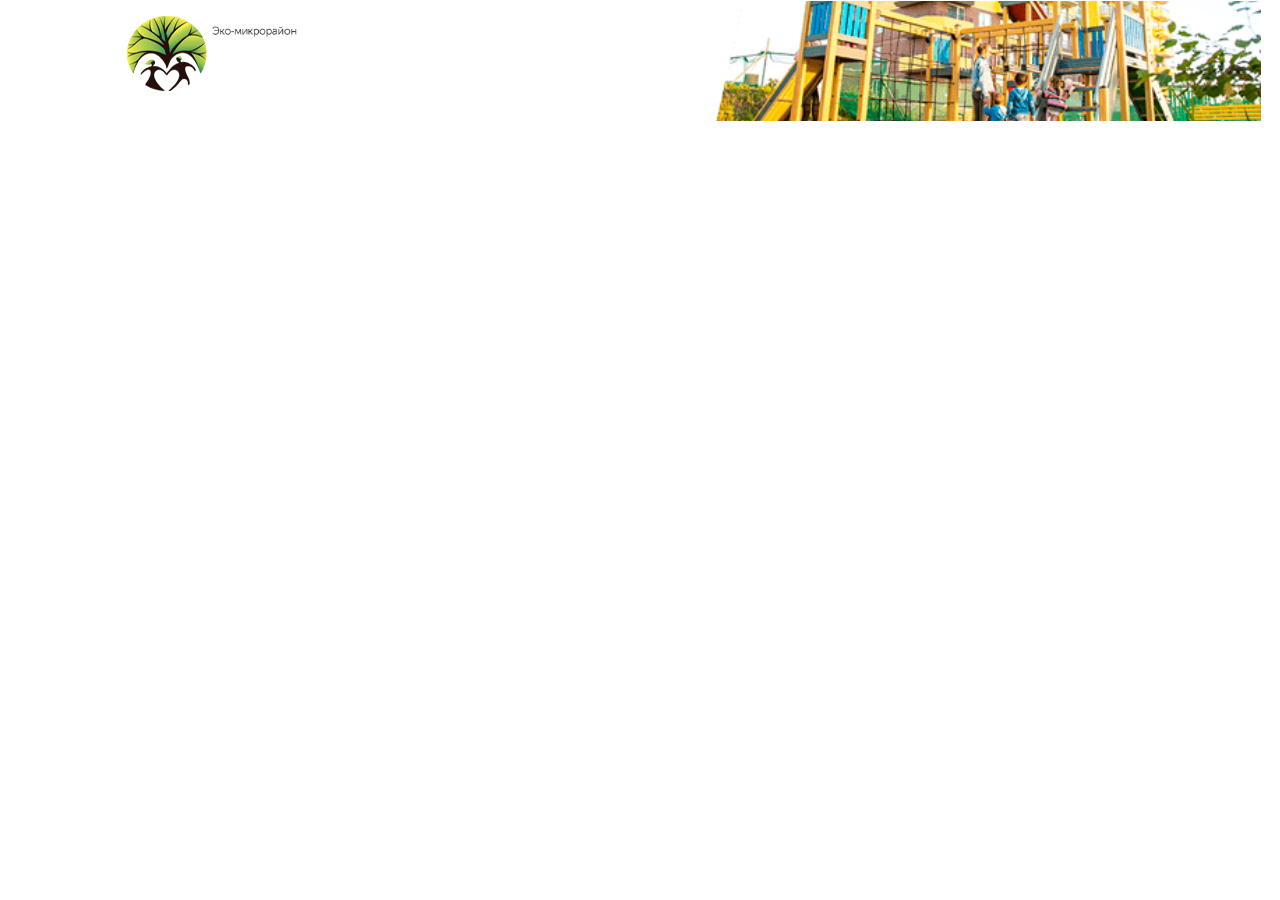
<file: Основной/index.html>
<!DOCTYPE html>
<html>
<head>
	<title>Баннер</title>
	<meta charset="utf-8">
	<meta name="candy.size" content="width=680,height=120">
</head>
<body>
<style type="text/css">
body{
	width: 100%;
	margin: 0;
	padding: 0;
}	
.candy_html{
		border: 1px solid #fff;
		max-width: 1260px;
        width: 100%;
		height: 120px;
		overflow-y: hidden;	
	}
.flex-line-one{
	display: flex;
	justify-content: space-between;
}
.box-one{
	width: 50%;
	overflow-y: hidden;	
	

}
.box-two{
	overflow-y: hidden;	
	width: 50%;
    height: 120px;
}

.section-left-1{
	display: flex;
	width: 420px;
	margin-left: 2px;
	margin-top: 15px;
}
.section-left-2{
	width: 400px;
	margin-left: 5px;
	margin-top: 20px;
}
.section-left-3{
	width: 400px;
	margin-left: 5px;
	margin-top: 20px;
}
.section-left-4{
	width: 400px;
	margin-left: 5px;
	margin-top: 20px;
}
#logo{
	width: 85px;
	height: 75px;
	transform: translateY(120px);
}
#micro{
	margin-top: 10px; 
	width: 85px;
	margin-left: 5px;
	transform: translateY(100px);
}
#line_undo{
	transform: translateY(80px); 
	margin-left: 9px;
}
#text_undo{
	transform: translateY(80px);
	margin-left: 9px;
}
#text_undo_2{
	transform: translateY(80px);
	margin-left: 9px;
}
#text_october{
	z-index: 10;
}
#text_bottom{
	margin-left: 10px;
	transform: translateY(60px); 
	z-index: -5;
}
#devoch{
	margin-left: 25px;
	margin-top: -10px;
	transform: translateY(60px); 
	z-index: 10;
}
#text_boy{
	z-index: -5;
}
.house-1{
    width: calc(100% - 10px);
    float: right;
	margin-left: 110px;
    height: inherit;
}
#houses{
	transform: translateY(250px);
    float: right;
	z-index: -5
}
.house-2{
    width: 100%;
    height: inherit;
    float: right;
	margin-left: -50px;
	margin-top: 6px;
	z-index: 10;
}
#houses_2{
    width: 100%;
    float: right;
	margin-left: -50px;
	z-index: 10;
	margin-top: 0px;
}
#number{
	z-index: -10;
}
#sayt{
	z-index: 10;
	margin-left: 30px;
	margin-top: -12px;
    transform: translateY(60px); 
}

.house-2.trans{
    transition: 1.4s;
    transform: translateY(-200%);
}

@media (max-width: 800px) {
    #houses {
        width: 90%;
        margin-top: -20px;
        min-height: calc(100% + 20px);
        height: auto;
    }
    .house-2.trans{
        transform: translateY(-130%);
    }
}
@media (min-width: 800px) {
    .box-one .section {
        margin-left: auto;
        margin-right: auto;
        width: 60%;
    }
    #houses {
        width: 90%;
        margin-top: -20%;
    }
    
    .house-2{
        margin-top: 10%;
    }
}

@media (min-width: 1000px) {
    .house-2{
        margin-top: 0;
    }
}

</style>
<a href="%urls_1%" target="_blank" id="urls_1">
<div class="candy_html">
	<div class="flex-line-one">
	 <div class="box-one">
	 <div class="section section-left-1">
		<img src="img/part_1.png" id="logo">
		<div class="box-in">
			<img src="img/part_2.png" id="micro"><br>
			<img src="img/part_4_ln.png" id="line_undo">
			<img src="img/nades.png" id="text_undo">
			<img src="img/poles.png" id="text_undo_2">
		</div>
	</div>
	<div class="section section-left-2">
		<img src="img/top_text.png" id="text_october"><br>
		<img src="img/bottom_text.png" id="text_bottom">
	</div>
	<div class="section section-left-3">
		<img src="img/boys.png" id="text_boy"><br>
		<img src="img/devoch.png" id="devoch">
	</div>
	<div class="section section-left-4">
		<img src="img/number.png" id="number"><br>
		<img src="img/sayt.png" id="sayt">
	</div>
	</div>
	 <div class="box-two">
	 <div class="house-1">
	 	<img src="img/house-1.png" id="houses">
	 </div>
	 <div class="house-2">
	 	<img src="img/house-2.png" id="houses_2">
	 </div>
	</div>
	</div>
</div>
</a>
<script type="text/javascript">
function globlas() {
    //section_1

    function up_logo() {
        $('#logo').css({'transform' : 'translateY(0px)'}).css({'transition' : '1s'});
        $('#houses').css({'transform' : 'translateY(0px)'}).css({'transition' : '0.7s'});
    }
    setTimeout(up_logo, 100);	

    function up_micro() {
        $('#micro').css({'transform' : 'translateY(0px)'}).css({'transition' : '1s'});
    }
    setTimeout(up_micro, 500);	

    function up_line() {
        $('#line_undo').css({'transform' : 'translateY(-9px)'}).css({'transition' : '0.5s'});
    }
    setTimeout(up_line, 800);
    function up_text_undo() {
        $('#text_undo').css({'transform' : 'translateY(-6px)'}).css({'transition' : '0.7s'});
    }
    setTimeout(up_text_undo, 1000);
    
    function up_text_undo_2() {
        $('#text_undo_2').css({'transform' : 'translateY(-6px)'}).css({'transition' : '0.7s'});
    }
    setTimeout(up_text_undo_2, 1200);
    
    function transform_box_1() {
        $('.section-left-1').css({'transform' : 'translateY(-300px)'}).css({'transition' : '2s'});
    }
    setTimeout(transform_box_1, 3000);

    //section_1
    //section_2_left
    function transform_box_2() {
        $('.section-left-2').css({'transform' : 'translateY(-100px)'}).css({'transition' : '1s'});
    }
    setTimeout(transform_box_2, 3050);
    function transform_box_2_undo() {
        $('#text_bottom').css({'transform' : 'translateY(-7px)'}).css({'transition' : '1s'});
    }
    setTimeout(transform_box_2_undo, 3450);

    //section_2_left
    //section_2_left_and_right_house
    function transform_box_2_hide() {
        $('.section-left-2').css({'transform' : 'translateY(-300px)'}).css({'transition' : '3s'});
    }
    setTimeout(transform_box_2_hide, 4500);
    function transform_box_2_hide_house() {
        $('.house-1').css({'transform' : 'translateY(-300px)'}).css({'transition' : '3s'});
    }
    setTimeout(transform_box_2_hide_house, 4700);
   
    //section_2_left_and_right_house
    //section_2_left_and_right_house
    function show_devoch_and_boy() {
        $('.section-left-2').css({'transform' : 'translateY(-300px)'}).css({'transition' : '3s'});
    }
    setTimeout(show_devoch_and_boy, 4500);

    //function transform_box_2_hide_house() {
    //    $('.house-1').css({'transform' : 'translateY(-300px)'}).css({'transition' : '3s'});
    //}
    //setTimeout(transform_box_2_hide_house, 4700);
    
    //section_2_left_and_right_house
    //section_3_left_and_right_house
    function show_devoch_and_boy_2() {
        $('.section-left-3').css({'transform' : 'translateY(-210px)'}).css({'transition' : '1s'});
    }
    setTimeout(show_devoch_and_boy_2, 4900);
    function transform_box_2_show_house() {
        //$('.house-2').css({'transform' : 'translateY(-120%)'}).css({'transition' : '1.4s'});
        $('.house-2').addClass('trans');
    }
    setTimeout(transform_box_2_show_house, 4500);
    //section_3_left_and_right_house
    //devoch
    function transform_devoch() {
        $('#devoch').css({'transform' : 'translateY(0px)'}).css({'transition' : '1s'});
    }
    setTimeout(transform_devoch, 5300);
    //devoch
    //section_3_hidden
    function section_3_hidden() {
        $('.section-left-3').css({'transform' : 'translateY(-410px)'}).css({'transition' : '2s'});
    }
    setTimeout(section_3_hidden, 7300);
    //section_3_hidden
    //section_3_hidden
    function section_4_show() {
        $('.section-left-4').css({'transform' : 'translateY(-330px)'}).css({'transition' : '1s'});
    }
    setTimeout(section_4_show, 7700);
    //section_3_hidden
    function transform_sayt() {
        $('#sayt').css({'transform' : 'translateY(0px)'}).css({'transition' : '1s'});
    }
    setTimeout(transform_sayt, 8100);
}

function reload() {
	$('#logo').css({'transform' : 'translateY(120px)'}).css({'transition' : '0s'});
	$('#houses').css({'transform' : 'translateY(250px)'}).css({'transition' : '0s'});
	$('#micro').css({'transform' : 'translateY(100px)'}).css({'transition' : '0s'});
	$('#line_undo').css({'transform' : 'translateY(80px)'}).css({'transition' : '0s'});
	$('#text_undo').css({'transform' : 'translateY(80px)'}).css({'transition' : '0s'});
	$('#text_undo_2').css({'transform' : 'translateY(80px)'}).css({'transition' : '0s'});
	$('.section-left-1').css({'transform' : 'translateY(0px)'}).css({'transition' : '0s'});
	$('.section-left-2').css({'transform' : 'translateY(0px)'}).css({'transition' : '0s'});
    $('#text_bottom').css({'transform' : 'translateY(60px)'}).css({'transition' : '0s'});
	$('.house-1').css({'transform' : 'translateY(0px)'}).css({'transition' : '0s'});
	$('.section-left-3').css({'transform' : 'translateY(0px)'}).css({'transition' : '0s'});
	//$('.house-2').css({'transform' : 'translateY(0px)'}).css({'transition' : '0s'});
    $('.house-2').removeClass('trans');
	$('#devoch').css({'transform' : 'translateY(60px)'}).css({'transition' : '0s'});
	$('.section-left-4').css({'transform' : 'translateY(0px)'}).css({'transition' : '0s'});
    $('#sayt').css({'transform' : 'translateY(60px)'}).css({'transition' : '0s'});
}
setInterval(reload, 12000)
setTimeout(globlas, 0);
setInterval(globlas, 12000);

</script>
<script src="https://ajax.googleapis.com/ajax/libs/jquery/1.11.0/jquery.min.js"></script>
</body>
</html>
</file>
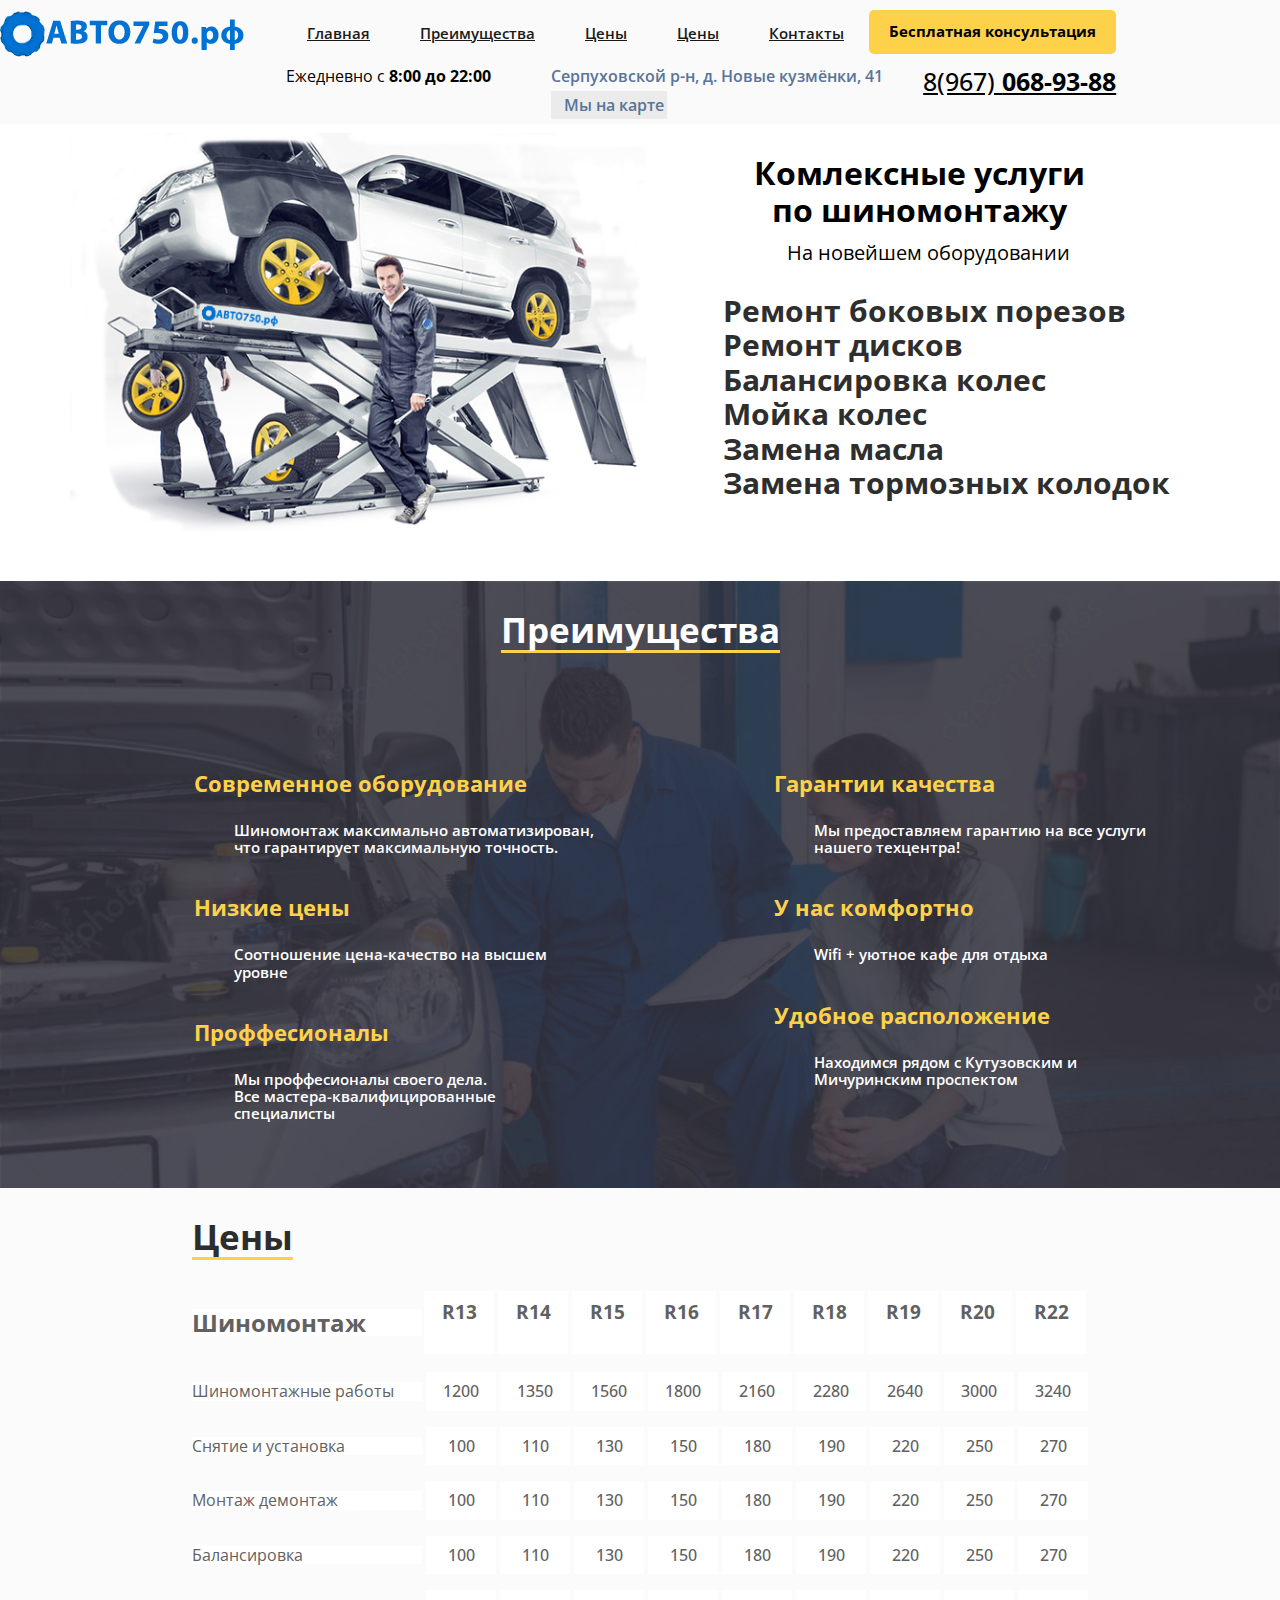
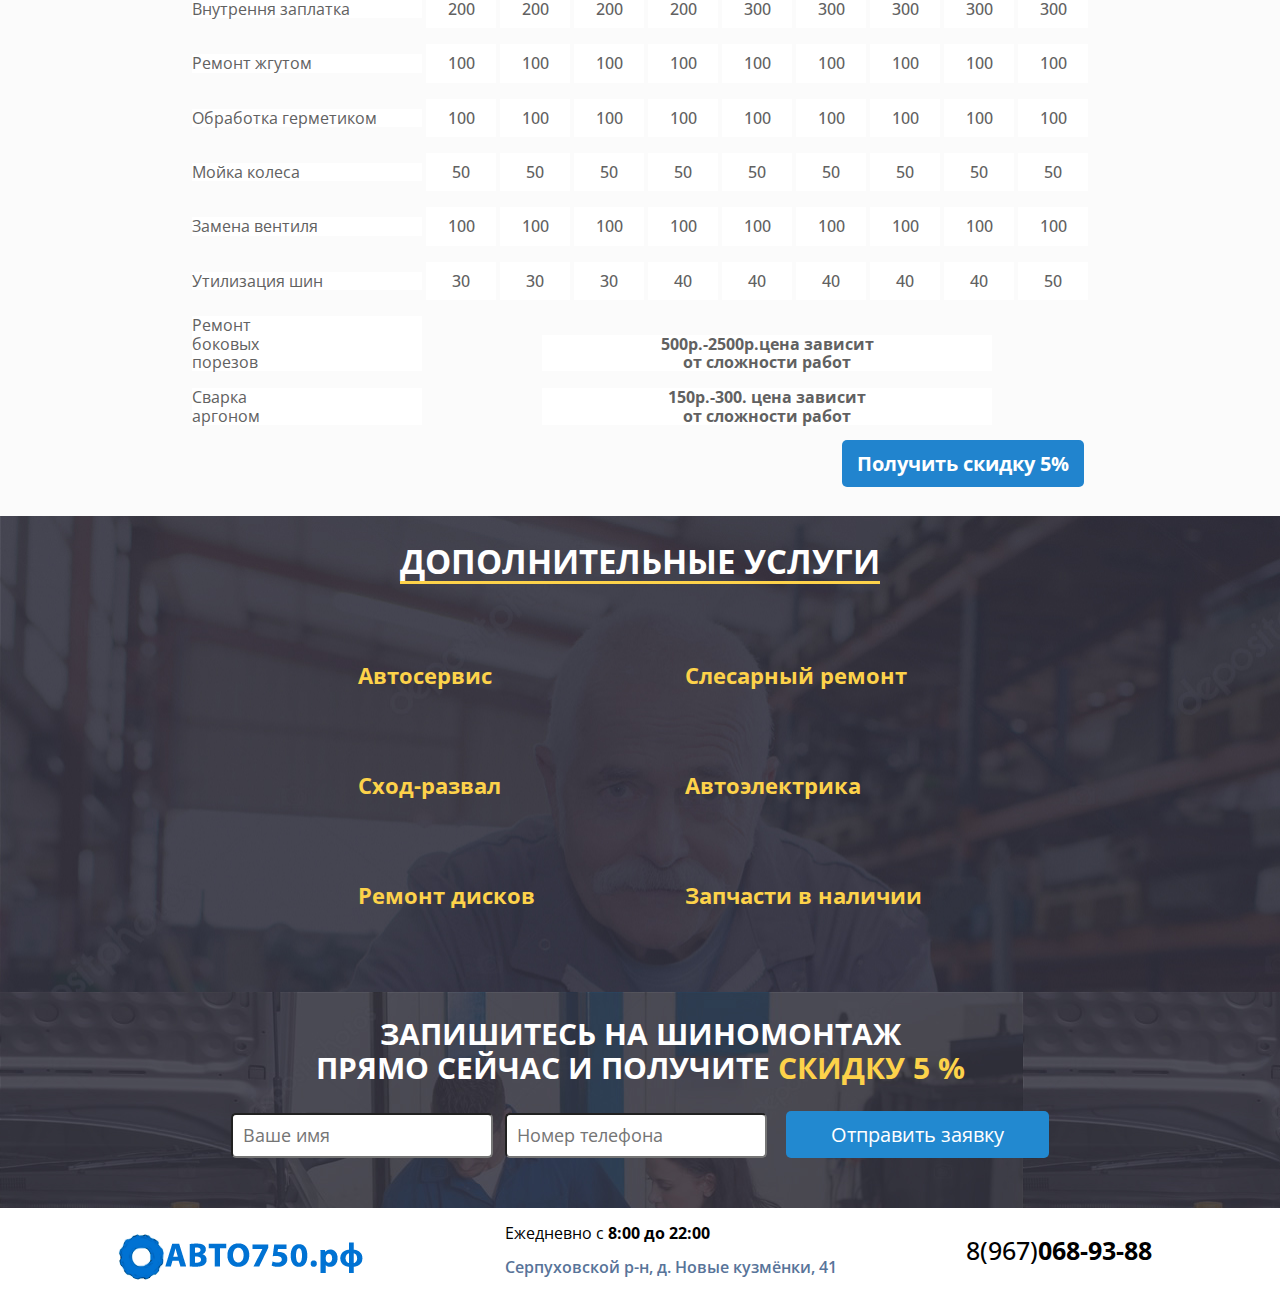
<file: техцентр-движок/index.html>
<!DOCTYPE html>
<html lang="en">
<head>
	<meta charset="UTF-8">
	<meta name="viewport" content="width=device-width, initial-scale=1">
	<link rel="stylesheet" href="normalize.css" />

	<link rel="stylesheet" href="style.css">
	<link rel="stylesheet" href="https://use.fontawesome.com/releases/v5.2.0/css/all.css" integrity="sha384-hWVjflwFxL6sNzntih27bfxkr27PmbbK/iSvJ+a4+0owXq79v+lsFkW54bOGbiDQ" crossorigin="anonymous">
	<title>Техцентр Движок</title>
</head>



<body>
	<a id="main"></a>
<header>
		
	<div class="header__top">
	<div class="logo"><a href="АВТО750.РФ"><img src="img/logoNew.png" alt=""></a></div>
		<nav>
			<a href="#main">Главная</a>
			<a href="#advantages">Преимущества</a>
			<a href="#price" class="price1">Цены</a>
			<a href="#price2" class="price2">Цены</a>
			<a href="#form">Контакты</a>
			<a href="#form" class="consult">Бесплатная консультация</a>
		</nav>

	</div>

	<div class="burger"><i class="fas fa-bars"></i></div>
	<div class="header__top-menu">
			
			<nav>
			<a href="#main">Главная</a>
			<a href="#advantages">Преимущества</a>
			<a href="#price">Цены</a>
			<a href="#form">Контакты</a>
			<a href="" class="consult">Бесплатная консультация</a>
		</nav>
	</div>

		<div class="header__bottom">
			<div class="hDi"><i class="far fa-clock"></i>Ежедневно с<span class="time"> 8:00 до 22:00</span></div>

			<div class="address">Серпуховской р-н, д. Новые кузмёнки, 41<br>
			<a href="#map" class="mapA"><span class="weMap"><i class="fas fa-map-marked-alt"></i>Мы на карте</span></a>
			</div>

		<div class="phone"><i class="fas fa-mobile-alt"></i>8(967) <span>068-93-88</span> </div>
		</div>
</header>

<main>
	<!-- <div class="main__top">
		<div><i class="far fa-clock"></i>Пн-Пт: <span>9.00-20.00</span><br>
		<span class="p2">Сб-Вс: <span>10.00-18.00</span></span></div>

		<div class="address">Г.МОСКВА, <span>УЛ.РЯБИНОВАЯ 69/5</span><br>
		<a href="#map" class="mapA"><span class="weMap"><i class="fas fa-map-marked-alt"></i>Мы на карте</span></a></div>

		<div class="phone"><i class="fas fa-mobile-alt"></i>8(495) <span>120-19-01</span> </div>
	</div> -->
	<div class="main__middle">
		<h1>Комлексные услуги<br> по шиномонтажу</h3>
		<p class="pUnderH1">На новейшем оборудовании</p>
		<ul class="ul1">
			<li><i class="far fa-check-circle"></i>Ремонт боковых порезов</li>
			<li><i class="far fa-check-circle"></i>Ремонт дисков</li>
			<li><i class="far fa-check-circle"></i>Балансировка колес</li>
			<li><i class="far fa-check-circle"></i>Мойка колес</li>
			<li><i class="far fa-check-circle"></i>Замена масла</li>
			<li><i class="far fa-check-circle"></i>Замена тормозных колодок</li>		
		</ul>

		<!-- 	<p class="special">На специальных<br> условиях <span>до 20 апреля</span></p>
			<a href="#" class="saleButton">Хочу узнать об акции</a> -->
	</div>
		

</main>
<!-- 	<div class="main__bottom">
		<ul class="ul1">
			<li><i class="far fa-check-circle"></i>Ремонт боковых порезов</li>
			<li><i class="far fa-check-circle"></i>Ремонт дисков</li>
		</ul>
		<ul class="ul2">
			<li><i class="far fa-check-circle"></i>Балансировка колес</li>
			<li><i class="far fa-check-circle"></i>Мойка колес</li>
		</ul>
		
	</div> -->

<section class="advantages">
	<div class="advantages__top">
		<a id="advantages"></a>
		<h2>Преимущества</h2>
	</div>
	<div class="advantages__bottom">
		<div class="advitems1">
			<div class="advitem1">
			<h3><i class="fas fa-gavel advIcon1"></i>Современное оборудование</h3>
			<p>Шиномонтаж максимально автоматизирован,<br>
			 что гарантирует максимальную точность.</p>
		</div>
		<div class="advitem2">
			<h3><i class="far fa-credit-card advIcon1"></i>Низкие цены</h3>
			<p>Соотношение цена-качество на высшем<br> уровне</p>
		</div>
		<div class="advitem3">
			<h3><i class="fas fa-trophy  advIcon1"></i>Проффесионалы</h3>
			<p>Мы проффесионалы своего дела.<br>
				Все мастера-квалифицированные<br> специалисты
			</p>
		</div>
		</div>
		
		<div class="advitems2">
			<div class="advitem4  advIcon1">
			<h3><i class="fas fa-medal"></i>Гарантии качества</h3>
			<p>Мы предоставляем гарантию на все услуги<br> нашего техцентра!</p>
		</div>
		<div class="advitem5">
			<h3><i class="fas fa-crown  advIcon1"></i>У нас комфортно</h3>
			<p>Wifi + уютное кафе для отдыха</p>
		</div>
		<div class="advitem6">
			<h3><i class="fas fa-map-marked  advIcon1"></i>Удобное расположение </h3>
			<p>Находимся рядом с Кутузовским и<br> Мичуринским проспектом</p>
		</div>
		</div>
		
	</div>
	


</section>





<section class="price">
	<a id="price"></a>
	<!-- <div class="price__top">
		<h2>Цены</h2>
	</div> -->
	<div class="wrapper">
    	<div class="tabs">
    		<h2>Цены</h2>
    		<span>
    		
    		</span>
       		 
       		       
   		 </div>
    	<div class="tab_content">

      	   <div class="tab_item">
      	   	 
			<div class="tab1__header">
				<h2 class="cellBig">Шиномонтаж</h2>
					<h3 class="cellSmall R13">R13</h3>
					<h3 class="cellSmall R14">R14</h3>
					<h3 class="cellSmall R15">R15</h3>
					<h3 class="cellSmall R16">R16</h3>
					<h3 class="cellSmall R17">R17</h3>
					<h3 class="cellSmall R18">R18</h3>
					<h3 class="cellSmall R19">R19</h3>
					<h3 class="cellSmall R20">R20</h3>
					<h3 class="cellSmall R22">R22</h3>	
			</div>

			<div class="tab1__table">
				<div class="wheels">
					<p>
						<span  class="cellBig">Шиномонтажные работы</span>
						<span class="cellSmall R13"><a href="#">1200</a></span>
						<span class="cellSmall R14"><a href="#">1350</a></span>
					<span class="cellSmall R15"><a href="#">1560</a></span>
					<span class="cellSmall R16"><a href="#">1800</a></span>
					<span class="cellSmall R17"><a href="#">2160</a></span>
					<span class="cellSmall R18"><a href="#">2280</a></span>
					<span class="cellSmall R19"><a href="#">2640</a></span>
					<span class="cellSmall R20"><a href="#">3000</a></span>
					<span class="cellSmall R22"><a href="#">3240</a></span>
					</p>
				<p>
					<span class="cellBig">Снятие и установка</span>
					<span class="cellSmall R13"><a href="#">100</a></span>
					<span class="cellSmall R14"><a href="#">110</a></span>
					<span class="cellSmall R15"><a href="#">130</a></span>
					<span class="cellSmall R16"><a href="#">150</a></span>
					<span class="cellSmall R17"><a href="#">180</a></span>
					<span class="cellSmall R18"><a href="#">190</a></span>
					<span class="cellSmall R19"><a href="#">220</a></span>
					<span class="cellSmall R20"><a href="#">250</a></span>
					<span class="cellSmall R22"><a href="#">270</a></span>
				</p>
				<p>
					<span class="cellBig">Монтаж демонтаж</span>
					<span class="cellSmall R13"><a href="#">100</a></span>
					<span class="cellSmall R14"><a href="#">110</a></span>
					<span class="cellSmall R15"><a href="#">130</a></span>
					<span class="cellSmall R16"><a href="#">150</a></span>
					<span class="cellSmall R17"><a href="#">180</a></span>
					<span class="cellSmall R18"><a href="#">190</a></span>
					<span class="cellSmall R19"><a href="#">220</a></span>
					<span class="cellSmall R20"><a href="#">250</a></span>
					<span class="cellSmall R22"><a href="#">270</a></span>
				</p>
				<p>
					<span class="cellBig">Балансировка</span>
					<span class="cellSmall R13"><a href="#">100</a></span>
					<span class="cellSmall R14"><a href="#">110</a></span>
					<span class="cellSmall R15"><a href="#">130</a></span>
					<span class="cellSmall	R16"><a href="#">150</a></span>
					<span class="cellSmall R17"><a href="#">180</a></span>
					<span class="cellSmall R18"><a href="#">190</a></span>
					<span class="cellSmall R19"><a href="#">220</a></span>
					<span class="cellSmall R20"><a href="#">250</a></span>
					<span class="cellSmall R22"><a href="#">270</a></span>
				</p>
				<p>
					<span class="cellBig">Внутрення заплатка</span>
					<span class="cellSmall R13"><a href="#">200</a></span>
					<span class="cellSmall R14"><a href="#">200</a></span>
					<span class="cellSmall R15"><a href="#">200</a></span>
					<span class="cellSmall	R16"><a href="#">200</a></span>
					<span class="cellSmall R17"><a href="#">300</a></span>
					<span class="cellSmall R18"><a href="#">300</a></span>
					<span class="cellSmall R19"><a href="#">300</a></span>
					<span class="cellSmall R20"><a href="#">300</a></span>
					<span class="cellSmall R22"><a href="#">300</a></span>
				</p>
				<p>
					<span class="cellBig">Ремонт жгутом</span>
					<span class="cellSmall R13"><a href="#">100</a></span>
					<span class="cellSmall R14"><a href="#">100</a></span>
					<span class="cellSmall R15"><a href="#">100</a></span>
					<span class="cellSmall	R16"><a href="#">100</a></span>
					<span class="cellSmall R17"><a href="#">100</a></span>
					<span class="cellSmall R18"><a href="#">100</a></span>
					<span class="cellSmall R19"><a href="#">100</a></span>
					<span class="cellSmall R20"><a href="#">100</a></span>
					<span class="cellSmall R22"><a href="#">100</a></span>
				</p>
				<p>
					<span class="cellBig">Обработка герметиком</span>
					<span class="cellSmall R13"><a href="#">100</a></span>
					<span class="cellSmall R14"><a href="#">100</a></span>
					<span class="cellSmall R15"><a href="#">100</a></span>
					<span class="cellSmall R16"><a href="#">100</a></span>
					<span class="cellSmall R17"><a href="#">100</a></span>
					<span class="cellSmall R18"><a href="#">100</a></span>
					<span class="cellSmall R19"><a href="#">100</a></span>
					<span class="cellSmall R20"><a href="#">100</a></span>
					<span class="cellSmall R22"><a href="#">100</a></span>
				</p>
				<p>
					<span class="cellBig">Мойка колеса</span>
					<span class="cellSmall R13"><a href="#">50</a></span>
					<span class="cellSmall R14"><a href="#">50</a></span>
					<span class="cellSmall R15"><a href="#">50</a></span>
					<span class="cellSmall R16"><a href="#">50</a></span>
					<span class="cellSmall R17"><a href="#">50</a></span>
					<span class="cellSmall R18"><a href="#">50</a></span>
					<span class="cellSmall R19"><a href="#">50</a></span>
					<span class="cellSmall R20"><a href="#">50</a></span>
					<span class="cellSmall R22"><a href="#">50</a></span>
				</p>
				<p>
					<span class="cellBig">Замена вентиля</span>
					<span class="cellSmall R13"><a href="#">100</a></span>
					<span class="cellSmall R14"><a href="#">100</a></span>
					<span class="cellSmall R15"><a href="#">100</a></span>
					<span class="cellSmall R16"><a href="#">100</a></span>
					<span class="cellSmall R17"><a href="#">100</a></span>
					<span class="cellSmall R18"><a href="#">100</a></span>
					<span class="cellSmall R19"><a href="#">100</a></span>
					<span class="cellSmall R20"><a href="#">100</a></span>
					<span class="cellSmall R22"><a href="#">100</a></span>
				</p>
				<p>
					<span class="cellBig">Утилизация шин</span>
					<span class="cellSmall R13"><a href="#">30</a></span>
					<span class="cellSmall R14"><a href="#">30</a></span>
					<span class="cellSmall R15"><a href="#">30</a></span>
					<span class="cellSmall R16"><a href="#">40</a></span>
					<span class="cellSmall R17"><a href="#">40</a></span>
					<span class="cellSmall R18"><a href="#">40</a></span>
					<span class="cellSmall R19"><a href="#">40</a></span>
					<span class="cellSmall R20"><a href="#">40</a></span>
					<span class="cellSmall R22"><a href="#">50</a></span>
				</p>


			<p>
				<span class="cellBig">Ремонт <br clear="hardBR"> боковых<br clear="hardBR"> порезов</span>
				<span class="cellSmall2 hardWork">500р.-2500р.цена зависит<br clear="hardBR"> от сложности работ</span>
			</p>

			<p>
				<span class="cellBig">Сварка <br clear="hardBR"> аргоном</span>
				<span class="cellSmall2 hardWork">150р.-300. цена зависит <br clear="hardBR">от сложности работ</span>
			</p>


			<a href="#" class="saleButton2">Получить скидку 5%</a>
				</div>	
				<!-- <div class="disks">
					<div class="disks__header">
						<h2 class="cellBig">Шиномонтаж</h2>
						<h3 class="cellSmall">R13</h3>
						<h3 class="cellSmall">R14</h3>
						<h3 class="cellSmall">R15</h3>
						<h3 class="cellSmall">R16</h3>
						<h3 class="cellSmall">R17</h3>
						<h3 class="cellSmall">R18</h3>
						<h3 class="cellSmall">R19</h3>
						<h3 class="cellSmall"> R20</h3>
						<h3 class="cellSmall">R22</h3>	
					</div>
					<div class="disksItems">
						<p>
							<span class="cellBig">Легковые</span>
							<span class="cellSmall R13"><a href="#">500</a></span>
							<span class="cellSmall R14"><a href="#">600</a></span>
							<span class="cellSmall R15"><a href="#">700</a></span>
							<span class="cellSmall R16"><a href="#">900</a></span>
							<span class="cellSmall R17"><a href="#">1100</a></span>
							<span class="cellSmall R18"><a href="#">1300</a></span>
							<span class="cellSmall R19"><a href="#">1600</a></span>
							<span class="cellSmall R20"><a href="#">1900</a></span>
							<span class="cellSmall R22"><a href="#">2500</a></span>
						</p>
						<p>
							<span class="cellBig">Джипы,микроавтобусы</span>
							<span class="cellSmall"> </span>
							<span class="cellSmall"> </span>
							<span class="cellSmall  R15"><a href="#">900</a></span>
							<span class="cellSmall R16"><a href="#">1000</a></span>
							<span class="cellSmall R17"><a href="#">1300</a></span>
							<span class="cellSmall R18"><a href="#">1500</a></span>
							<span class="cellSmall R19"><a href="#">1800</a></span>
							<span class="cellSmall R20"><a href="#">2100</a></span>
							<span class="cellSmall R22"><a href="#">2700</a></span>
						</p>

						<p class="wePrice"><span>*Наш цены максимально прозрачны.</span><br>
						Мы дорожим нашими клиентами и делаем все качественно!</p>

						<a href="#" class="saleButton2">Получить скидку 5%</a>
					</div>
				</div> -->

			</div>

			</div>
				
			

			
	      	   <div class="tab_item">
      	   	 
			<div class="tab1__header">
				<h2 class="cellBig">Шиномонтаж</h2>
					<h3 class="cellSmall R13">R13</h3>
					<h3 class="cellSmall R14">R14</h3>
					<h3 class="cellSmall R15">R15</h3>
					<h3 class="cellSmall R16">R16</h3>
					<h3 class="cellSmall R17">R17</h3>
					<h3 class="cellSmall R18">R18</h3>
					<h3 class="cellSmall R19">R19</h3>
					<h3 class="cellSmall R20">R20</h3>
					<h3 class="cellSmall R22">R22</h3>	
			</div>

			<div class="tab1__table">
				<div class="wheels">
					<p>
						<span  class="cellBig">Шиномонтажные работы</span>
						<span class="cellSmall R13"><a href="#">1200</a></span>
						<span class="cellSmall R14"><a href="#">1350</a></span>
					<span class="cellSmall R15"><a href="#">1560</a></span>
					<span class="cellSmall R16"><a href="#">1800</a></span>
					<span class="cellSmall R17"><a href="#">2160</a></span>
					<span class="cellSmall R18"><a href="#">2280</a></span>
					<span class="cellSmall R19"><a href="#">2640</a></span>
					<span class="cellSmall R20"><a href="#">3000</a></span>
					<span class="cellSmall R22"><a href="#">3240</a></span>
					</p>
				<p>
					<span class="cellBig">Снятие и установка</span>
					<span class="cellSmall R13"><a href="#">100</a></span>
					<span class="cellSmall R14"><a href="#">110</a></span>
					<span class="cellSmall R15"><a href="#">130</a></span>
					<span class="cellSmall R16"><a href="#">150</a></span>
					<span class="cellSmall R17"><a href="#">180</a></span>
					<span class="cellSmall R18"><a href="#">190</a></span>
					<span class="cellSmall R19"><a href="#">220</a></span>
					<span class="cellSmall R20"><a href="#">250</a></span>
					<span class="cellSmall R22"><a href="#">270</a></span>
				</p>
				<p>
					<span class="cellBig">Монтаж демонтаж</span>
					<span class="cellSmall R13"><a href="#">100</a></span>
					<span class="cellSmall R14"><a href="#">110</a></span>
					<span class="cellSmall R15"><a href="#">130</a></span>
					<span class="cellSmall R16"><a href="#">150</a></span>
					<span class="cellSmall R17"><a href="#">180</a></span>
					<span class="cellSmall R18"><a href="#">190</a></span>
					<span class="cellSmall R19"><a href="#">220</a></span>
					<span class="cellSmall R20"><a href="#">250</a></span>
					<span class="cellSmall R22"><a href="#">270</a></span>
				</p>
				<p>
					<span class="cellBig">Балансировка</span>
					<span class="cellSmall R13"><a href="#">100</a></span>
					<span class="cellSmall R14"><a href="#">110</a></span>
					<span class="cellSmall R15"><a href="#">130</a></span>
					<span class="cellSmall	R16"><a href="#">150</a></span>
					<span class="cellSmall R17"><a href="#">180</a></span>
					<span class="cellSmall R18"><a href="#">190</a></span>
					<span class="cellSmall R19"><a href="#">220</a></span>
					<span class="cellSmall R20"><a href="#">250</a></span>
					<span class="cellSmall R22"><a href="#">270</a></span>
				</p>
				<p>
					<span class="cellBig">Внутрення заплатка</span>
					<span class="cellSmall R13"><a href="#">200</a></span>
					<span class="cellSmall R14"><a href="#">200</a></span>
					<span class="cellSmall R15"><a href="#">200</a></span>
					<span class="cellSmall	R16"><a href="#">200</a></span>
					<span class="cellSmall R17"><a href="#">300</a></span>
					<span class="cellSmall R18"><a href="#">300</a></span>
					<span class="cellSmall R19"><a href="#">300</a></span>
					<span class="cellSmall R20"><a href="#">300</a></span>
					<span class="cellSmall R22"><a href="#">300</a></span>
				</p>
				<p>
					<span class="cellBig">Ремонт жгутом</span>
					<span class="cellSmall R13"><a href="#">100</a></span>
					<span class="cellSmall R14"><a href="#">100</a></span>
					<span class="cellSmall R15"><a href="#">100</a></span>
					<span class="cellSmall	R16"><a href="#">100</a></span>
					<span class="cellSmall R17"><a href="#">100</a></span>
					<span class="cellSmall R18"><a href="#">100</a></span>
					<span class="cellSmall R19"><a href="#">100</a></span>
					<span class="cellSmall R20"><a href="#">100</a></span>
					<span class="cellSmall R22"><a href="#">100</a></span>
				</p>
				<p>
					<span class="cellBig">Обработка герметиком</span>
					<span class="cellSmall R13"><a href="#">100</a></span>
					<span class="cellSmall R14"><a href="#">100</a></span>
					<span class="cellSmall R15"><a href="#">100</a></span>
					<span class="cellSmall R16"><a href="#">100</a></span>
					<span class="cellSmall R17"><a href="#">100</a></span>
					<span class="cellSmall R18"><a href="#">100</a></span>
					<span class="cellSmall R19"><a href="#">100</a></span>
					<span class="cellSmall R20"><a href="#">100</a></span>
					<span class="cellSmall R22"><a href="#">100</a></span>
				</p>
				<p>
					<span class="cellBig">Мойка колеса</span>
					<span class="cellSmall R13"><a href="#">50</a></span>
					<span class="cellSmall R14"><a href="#">50</a></span>
					<span class="cellSmall R15"><a href="#">50</a></span>
					<span class="cellSmall R16"><a href="#">50</a></span>
					<span class="cellSmall R17"><a href="#">50</a></span>
					<span class="cellSmall R18"><a href="#">50</a></span>
					<span class="cellSmall R19"><a href="#">50</a></span>
					<span class="cellSmall R20"><a href="#">50</a></span>
					<span class="cellSmall R22"><a href="#">50</a></span>
				</p>
				<p>
					<span class="cellBig">Замена вентиля</span>
					<span class="cellSmall R13"><a href="#">100</a></span>
					<span class="cellSmall R14"><a href="#">100</a></span>
					<span class="cellSmall R15"><a href="#">100</a></span>
					<span class="cellSmall R16"><a href="#">100</a></span>
					<span class="cellSmall R17"><a href="#">100</a></span>
					<span class="cellSmall R18"><a href="#">100</a></span>
					<span class="cellSmall R19"><a href="#">100</a></span>
					<span class="cellSmall R20"><a href="#">100</a></span>
					<span class="cellSmall R22"><a href="#">100</a></span>
				</p>
				<p>
					<span class="cellBig">Утилизация шин</span>
					<span class="cellSmall R13"><a href="#">30</a></span>
					<span class="cellSmall R14"><a href="#">30</a></span>
					<span class="cellSmall R15"><a href="#">30</a></span>
					<span class="cellSmall R16"><a href="#">40</a></span>
					<span class="cellSmall R17"><a href="#">40</a></span>
					<span class="cellSmall R18"><a href="#">40</a></span>
					<span class="cellSmall R19"><a href="#">40</a></span>
					<span class="cellSmall R20"><a href="#">40</a></span>
					<span class="cellSmall R22"><a href="#">50</a></span>
				</p>


			<p>
				<span class="cellBig">Ремонт боковых порезов</span>
				<span class="cellSmall2 hardWork">500р.-2500р.цена зависит от сложности работ</span>
			</p>

			<p>
				<span class="cellBig">Сварка аргоном</span>
				<span class="cellSmall2 hardWork">150р.-300. цена зависит от сложности работ</span>
			</p>


			<a href="#" class="saleButton2">Получить скидку 5%</a>
				</div>	
				<!-- <div class="disks">
					<div class="disks__header">
						<h2 class="cellBig">Шиномонтаж</h2>
						<h3 class="cellSmall">R13</h3>
						<h3 class="cellSmall">R14</h3>
						<h3 class="cellSmall">R15</h3>
						<h3 class="cellSmall">R16</h3>
						<h3 class="cellSmall">R17</h3>
						<h3 class="cellSmall">R18</h3>
						<h3 class="cellSmall">R19</h3>
						<h3 class="cellSmall"> R20</h3>
						<h3 class="cellSmall">R22</h3>	
					</div>
					<div class="disksItems">
						<p>
							<span class="cellBig">Легковые</span>
							<span class="cellSmall">500</span>
							<span class="cellSmall">600</span>
							<span class="cellSmall">700</span>
							<span class="cellSmall">900</span>
							<span class="cellSmall">1100</span>
							<span class="cellSmall">1300</span>
							<span class="cellSmall">1600</span>
							<span class="cellSmall">1900</span>
							<span class="cellSmall">2500</span>
						</p>
						<p>
							<span class="cellBig">Джипы,микроавтобусы</span>
							<span class="cellSmall"> </span>
							<span class="cellSmall"> </span>
							<span class="cellSmall">900</span>
							<span class="cellSmall">1000</span>
							<span class="cellSmall">1300</span>
							<span class="cellSmall">1500</span>
							<span class="cellSmall">1800</span>
							<span class="cellSmall">2100</span>
							<span class="cellSmall">2700</span>
						</p>

						<p class="wePrice"><span>*Наш цены максимально прозрачны.</span><br>
						Мы дорожим нашими клиентами и делаем все качественно!</p>

						<a href="#" class="saleButton2">Получить скидку 5%</a>
					</div>
				</div> -->

			</div>

			</div>
			</div>
      	 
     	   
     	   
   	 	</div>
   	 		
   	 	  </div>

	
</section>

<section class="extraService">
	<div class="extraService__top">
		<h2>Дополнительные услуги</h2>
	</div>

	<div class="extraService__bottom">
		<div class="extrSitemS1">
			<div class="extrSitem">
			<h4><i class="fas fa-gavel"></i>Автосервис</h4>
		</div>
		<div class="extrSitem">
			<h4><i class="fas fa-arrows-alt-h"></i>Сход-развал</h4>
		</div>
		<div class="extrSitem">
			<h4><i class="fas fa-wrench"></i>Ремонт дисков</h4>
		</div>
	</div>
	<div class="extrSitemS">
		<div class="extrSitem">
			<h4><i class="fas fa-screwdriver"></i>Слесарный ремонт</h4>
		</div>
		<div class="extrSitem">
			<h4><i class="fas fa-code-branch"></i>Автоэлектрика</h4>
		</div>
		<div class="extrSitem">
			<h4><i class="fas fa-cog"></i>Запчасти в наличии</h4>
		</div>
	</div>	
		
	</div>
</section>

<a id="price2"></a>

<table>
    <tr>
        <td>шиномонтаж</td>
        <td>r13</td>
        <td>r14</td>
        <td>r15</td>
        <td>r16</td>
        <td>r17</td>
        <td>r18</td>
        <td>r19</td>
        <td>r20</td>
        <td>r22</td>
    </tr>
    <tr>
        <td><span style="color: rgb(97, 97, 97); font-family: &quot;open sans&quot;, sans-serif; font-size: medium; background-color: rgb(255, 255, 255);">шиномонтажные работы</span></td>
        <td>1200</td>
        <td>1350</td>
        <td>1560</td>
        <td>1800</td>
        <td>2160</td>
        <td>2280</td>
        <td>2640</td>
        <td>3000</td>
        <td>3240</td>
    </tr>
    <tr>
        <td><span style="color: rgb(97, 97, 97); font-family: &quot;open sans&quot;, sans-serif; font-size: medium; background-color: rgb(255, 255, 255);">снятие и установка</span></td>
        <td>100</td>
        <td>110</td>
        <td>130</td>
        <td>150</td>
        <td>180</td>
        <td>190</td>
        <td>220</td>
        <td>250</td>
        <td>270</td>
    </tr>
    <tr>
        <td><span style="color: rgb(97, 97, 97); font-family: &quot;open sans&quot;, sans-serif; font-size: medium; background-color: rgb(255, 255, 255);">монтаж демонтаж</span></td>
        <td>100</td>
        <td>110</td>
        <td>130</td>
        <td>150</td>
        <td>180</td>
        <td>190</td>
        <td>220</td>
        <td>250</td>
        <td>270</td>
    </tr>
    <tr>
        <td><span style="color: rgb(97, 97, 97); font-family: &quot;open sans&quot;, sans-serif; font-size: medium; background-color: rgb(255, 255, 255);">балансировка</span></td>
        <td>100</td>
        <td>110</td>
        <td>130</td>
        <td>150</td>
        <td>180</td>
        <td>190</td>
        <td>220</td>
        <td>250</td>
        <td>270</td>
    </tr>
    <tr>
        <td><span style="color: rgb(97, 97, 97); font-family: &quot;open sans&quot;, sans-serif; font-size: medium; background-color: rgb(255, 255, 255);">внутрення заплатка</span></td>
        <td>200</td>
        <td>200</td>
        <td>200</td>
        <td>200</td>
        <td>300</td>
        <td>300</td>
        <td>300</td>
        <td>300</td>
        <td>300</td>
    </tr>
    <tr>
        <td><span style="color: rgb(97, 97, 97); font-family: &quot;open sans&quot;, sans-serif; font-size: medium; background-color: rgb(255, 255, 255);">ремонт жгутом</span></td>
        <td>100</td>
        <td>100</td>
        <td>100</td>
        <td>100</td>
        <td>100</td>
        <td>100</td>
        <td>100</td>
        <td>100</td>
        <td>100</td>
    </tr>
    <tr>
        <td><span style="color: rgb(97, 97, 97); font-family: &quot;open sans&quot;, sans-serif; font-size: medium; background-color: rgb(255, 255, 255);">обработка герметиком</span></td>
        <td>50</td>
        <td>50</td>
        <td>50</td>
        <td>50</td>
        <td>50</td>
        <td>50</td>
        <td>50</td>
        <td>50</td>
        <td>50</td>
    </tr>
    <tr>
        <td><span style="color: rgb(97, 97, 97); font-family: &quot;open sans&quot;, sans-serif; font-size: medium; background-color: rgb(255, 255, 255);">мойка колеса</span></td>
        <td>50</td>
        <td>50</td>
        <td>50</td>
        <td>50</td>
        <td>50</td>
        <td>50</td>
        <td>50</td>
        <td>50</td>
        <td>50</td>
    </tr>
    <tr>
        <td><span style="color: rgb(97, 97, 97); font-family: &quot;open sans&quot;, sans-serif; font-size: medium; background-color: rgb(255, 255, 255);">замена вентиля</span></td>
        <td>100</td>
        <td>100</td>
        <td>100</td>
        <td>100</td>
        <td>100</td>
        <td>100</td>
        <td>100</td>
        <td>100</td>
        <td>100</td>
    </tr>
    <tr>
        <td><span style="color: rgb(97, 97, 97); font-family: &quot;open sans&quot;, sans-serif; font-size: medium; background-color: rgb(255, 255, 255);">утилизация шин</span></td>
        <td>30</td>
        <td>30</td>
        <td>30</td>
        <td>40</td>
        <td>40</td>
        <td>40</td>
        <td>40</td>
        <td>40</td>
        <td>50</td>
    </tr>
    <tr>
        <td><span style="color: rgb(97, 97, 97); font-family: &quot;open sans&quot;, sans-serif; font-size: medium; background-color: rgb(255, 255, 255);">ремонт</span><br clear="hardbr" style="color: rgb(97, 97, 97); font-family: &quot;open sans&quot;, sans-serif; font-size: medium;"><span style="color: rgb(97, 97, 97); font-family: &quot;open sans&quot;, sans-serif; font-size: medium; background-color: rgb(255, 255, 255);">боковых</span><br clear="hardbr" style="color: rgb(97, 97, 97); font-family: &quot;open sans&quot;, sans-serif; font-size: medium;"><span style="color: rgb(97, 97, 97); font-family: &quot;open sans&quot;, sans-serif; font-size: medium; background-color: rgb(255, 255, 255);">порезов</span></td>
        <td>500р.</td>
        <td>-2500р.</td>
        <td>цена зависит</td>
        <td>от сложности</td>
        <td>работ</td>
        <td></td>
        <td></td>
        <td></td>
        <td></td>
    </tr>
    <tr>
        <td><span style="color: rgb(97, 97, 97); font-family: &quot;open sans&quot;, sans-serif; font-size: medium; background-color: rgb(255, 255, 255);">сварка</span><br clear="hardbr" style="color: rgb(97, 97, 97); font-family: &quot;open sans&quot;, sans-serif; font-size: medium;"><span style="color: rgb(97, 97, 97); font-family: &quot;open sans&quot;, sans-serif; font-size: medium; background-color: rgb(255, 255, 255);">аргоном</span></td>
        <td>150р.</td>
        <td>-300.</td>
        <td>цена зависит</td>
        <td>от сложности</td>
        <td>работ</td>
        <td></td>
        <td></td>
        <td></td>
        <td></td>
    </tr>
</table>

<!-- <section class="gallery">
	<div class="gallery__top">
		<h2>Галерея</h2>
	</div>
	<div class="gallery__bottom">
		<div class="gallery__item">
			<img src="img/auto1.jpg" alt="">
			<img src="img/auto2.jpg" alt="">
			<img src="img/auto3.jpg" alt="">
		</div>
		<div class="gallery__item">
			<img src="img/auto4.jpg" alt="">
			<img src="img/auto5.jpg" alt="">
			<img src="img/auto6.jpg" alt="">
		</div>
	</div>
</section>

<section class="review">
	<div class="review__top">
		<h2>Отзывы</h2>
	</div>

	<div class="slider">
		<div class="slideImg"><img src="img/reviewImgî.jpg" alt=""></div>
		<div class="sliderText">
			<h4>АРСЕН ВАЛИЕВ</h4>
			<span class="exp7">За рулем: 7 лет</span>
			<p>
				Обслуживаем по рекомендации соседей уже год свою<br>
				 мазду и опель жены. Делали за этот период<br> практически  все -
				 от ТО , до мелочи по кузову.<br>
				 Дельные мастера, мелкие недостатки устраняют без  <br>
				 споров, обьясняют , много акций и скидок для<br>
				  постоянных клиентов. По соотношению цена-качество<br>
				  очень устраивает.
			</p>
		</div>
	</div>


</section> -->


<!-- <section class="form">
	<a id="form"></a>
	<div class="form__top">
		<h2>ЗАПИШИТЕСЬ НА ШИНОМОНТАЖ <br>ПРЯМО СЕЙЧАС И ПОЛУЧИТЕ<span class="saleForm"> СКИДКУ 5 %</span></h2>
	</div>

	<div class="form__bottom">
		<input type="name" placeholder="Ваше имя">
		<input type="phone" placeholder="Номер телефона">
		<button class="submitOrder">Отправить заявку</button>
	</div>

</section> -->


<section class="map">
	<a id="map"></a>
	<script type="text/javascript" charset="utf-8" async src="https://api-maps.yandex.ru/services/constructor/1.0/js/?um=constructor%3A4d8f7acdcae18a9017f357761f1a52f1be7eaf3222d933675c8bd5bf75202730&amp;width=100%&amp;height=511&amp;lang=ru_RU&amp;scroll=true"></script>
</section>

<section class="form">
	<a id="form"></a>
	<div class="form__top">
		<h2>ЗАПИШИТЕСЬ НА ШИНОМОНТАЖ <br>ПРЯМО СЕЙЧАС И ПОЛУЧИТЕ<span class="saleForm"> СКИДКУ 5 %</span></h2>
	</div>

	<div class="form__bottom">
		<input type="name" placeholder="Ваше имя">
		<input type="phone" placeholder="Номер телефона">
		<button class="submitOrder">Отправить заявку</button>
	</div>

</section>


<footer>
	<div class="logo"><a href="АВТО750.РФ"><img src="img/logoNew.png" alt=""></a></div>
	<div class="div">
		<p><i class="far fa-clock"></i>Ежедневно с<span class="time"> 8:00 до 22:00</span></p>

		<p class="address">Серпуховской р-н, д. Новые кузмёнки, 41</p>

	</div>
	<div class="div2">
		8(967)<span>068-93-88</span>
	</div>
</footer>








<!-- <table>
    <tr>
        <td>шиномонтаж</td>
        <td>r13</td>
        <td>r14</td>
        <td>r15</td>
        <td>r16</td>
        <td>r17</td>
        <td>r18</td>
        <td>r19</td>
        <td>r20</td>
        <td>r22</td>
    </tr>
    <tr>
        <td><span style="color: rgb(97, 97, 97); font-family: &quot;open sans&quot;, sans-serif; font-size: medium; background-color: rgb(255, 255, 255);">шиномонтажные работы</span></td>
        <td>1200</td>
        <td>1350</td>
        <td>1560</td>
        <td>1800</td>
        <td>2160</td>
        <td>2280</td>
        <td>2640</td>
        <td>3000</td>
        <td>3240</td>
    </tr>
    <tr>
        <td><span style="color: rgb(97, 97, 97); font-family: &quot;open sans&quot;, sans-serif; font-size: medium; background-color: rgb(255, 255, 255);">снятие и установка</span></td>
        <td>100</td>
        <td>110</td>
        <td>130</td>
        <td>150</td>
        <td>180</td>
        <td>190</td>
        <td>220</td>
        <td>250</td>
        <td>270</td>
    </tr>
    <tr>
        <td><span style="color: rgb(97, 97, 97); font-family: &quot;open sans&quot;, sans-serif; font-size: medium; background-color: rgb(255, 255, 255);">монтаж демонтаж</span></td>
        <td>100</td>
        <td>110</td>
        <td>130</td>
        <td>150</td>
        <td>180</td>
        <td>190</td>
        <td>220</td>
        <td>250</td>
        <td>270</td>
    </tr>
    <tr>
        <td><span style="color: rgb(97, 97, 97); font-family: &quot;open sans&quot;, sans-serif; font-size: medium; background-color: rgb(255, 255, 255);">балансировка</span></td>
        <td>100</td>
        <td>110</td>
        <td>130</td>
        <td>150</td>
        <td>180</td>
        <td>190</td>
        <td>220</td>
        <td>250</td>
        <td>270</td>
    </tr>
    <tr>
        <td><span style="color: rgb(97, 97, 97); font-family: &quot;open sans&quot;, sans-serif; font-size: medium; background-color: rgb(255, 255, 255);">внутрення заплатка</span></td>
        <td>200</td>
        <td>200</td>
        <td>200</td>
        <td>200</td>
        <td>300</td>
        <td>300</td>
        <td>300</td>
        <td>300</td>
        <td>300</td>
    </tr>
    <tr>
        <td><span style="color: rgb(97, 97, 97); font-family: &quot;open sans&quot;, sans-serif; font-size: medium; background-color: rgb(255, 255, 255);">ремонт жгутом</span></td>
        <td>100</td>
        <td>100</td>
        <td>100</td>
        <td>100</td>
        <td>100</td>
        <td>100</td>
        <td>100</td>
        <td>100</td>
        <td>100</td>
    </tr>
    <tr>
        <td><span style="color: rgb(97, 97, 97); font-family: &quot;open sans&quot;, sans-serif; font-size: medium; background-color: rgb(255, 255, 255);">обработка герметиком</span></td>
        <td>50</td>
        <td>50</td>
        <td>50</td>
        <td>50</td>
        <td>50</td>
        <td>50</td>
        <td>50</td>
        <td>50</td>
        <td>50</td>
    </tr>
    <tr>
        <td><span style="color: rgb(97, 97, 97); font-family: &quot;open sans&quot;, sans-serif; font-size: medium; background-color: rgb(255, 255, 255);">мойка колеса</span></td>
        <td>50</td>
        <td>50</td>
        <td>50</td>
        <td>50</td>
        <td>50</td>
        <td>50</td>
        <td>50</td>
        <td>50</td>
        <td>50</td>
    </tr>
    <tr>
        <td><span style="color: rgb(97, 97, 97); font-family: &quot;open sans&quot;, sans-serif; font-size: medium; background-color: rgb(255, 255, 255);">замена вентиля</span></td>
        <td>100</td>
        <td>100</td>
        <td>100</td>
        <td>100</td>
        <td>100</td>
        <td>100</td>
        <td>100</td>
        <td>100</td>
        <td>100</td>
    </tr>
    <tr>
        <td><span style="color: rgb(97, 97, 97); font-family: &quot;open sans&quot;, sans-serif; font-size: medium; background-color: rgb(255, 255, 255);">утилизация шин</span></td>
        <td>30</td>
        <td>30</td>
        <td>30</td>
        <td>40</td>
        <td>40</td>
        <td>40</td>
        <td>40</td>
        <td>40</td>
        <td>50</td>
    </tr>
    <tr>
        <td><span style="color: rgb(97, 97, 97); font-family: &quot;open sans&quot;, sans-serif; font-size: medium; background-color: rgb(255, 255, 255);">ремонт</span><br clear="hardbr" style="color: rgb(97, 97, 97); font-family: &quot;open sans&quot;, sans-serif; font-size: medium;"><span style="color: rgb(97, 97, 97); font-family: &quot;open sans&quot;, sans-serif; font-size: medium; background-color: rgb(255, 255, 255);">боковых</span><br clear="hardbr" style="color: rgb(97, 97, 97); font-family: &quot;open sans&quot;, sans-serif; font-size: medium;"><span style="color: rgb(97, 97, 97); font-family: &quot;open sans&quot;, sans-serif; font-size: medium; background-color: rgb(255, 255, 255);">порезов</span></td>
        <td>500р.</td>
        <td>-2500р.</td>
        <td>цена зависит</td>
        <td>от сложности</td>
        <td>работ</td>
        <td></td>
        <td></td>
        <td></td>
        <td></td>
    </tr>
    <tr>
        <td><span style="color: rgb(97, 97, 97); font-family: &quot;open sans&quot;, sans-serif; font-size: medium; background-color: rgb(255, 255, 255);">сварка</span><br clear="hardbr" style="color: rgb(97, 97, 97); font-family: &quot;open sans&quot;, sans-serif; font-size: medium;"><span style="color: rgb(97, 97, 97); font-family: &quot;open sans&quot;, sans-serif; font-size: medium; background-color: rgb(255, 255, 255);">аргоном</span></td>
        <td>150р.</td>
        <td>-300.</td>
        <td>цена зависит</td>
        <td>от сложности</td>
        <td>работ</td>
        <td></td>
        <td></td>
        <td></td>
        <td></td>
    </tr>
</table> -->












<script
  src="https://code.jquery.com/jquery-3.3.1.min.js"
  integrity="sha256-FgpCb/KJQlLNfOu91ta32o/NMZxltwRo8QtmkMRdAu8="
  crossorigin="anonymous"></script>
  
<script src="js.js"></script>

</body>
</html>
</file>
<file: Corporate/Corporate.css>
.exo {
  font-family: 'Exo', sans-serif;
}
p::selection {
  background-color: #ffbaba;
}
h3::selection {
  background-color: #ffd3d3;
}
body {
  margin: 0;
  width: 100%;
}
header {
  width: 100%;
  height: 810px;
  background-image: url(imgBG/headerBG.jpg);
  background-repeat: no-repeat;
  background-size: cover;
  display: -webkit-flex;
  display: -moz-flex;
  display: -ms-flex;
  display: -o-flex;
  display: flex;
  flex-direction: column;
  justify-content: center;
  align-items: center;
  text-align: center;
}
@media screen and (max-width: 1100px) {
  header {
    padding: 50px 0;
  }
}
header h1 {
  font-family: 'Exo', sans-serif;
  font-weight: 100;
  font-size: 55px;
}
@media screen and (max-width: 1100px) {
  header h1 {
    font-size: 65px;
  }
}
@media screen and (max-width: 420px) {
  header h1 {
    font-size: 55px;
  }
}
header i {
  font-size: 55px;
  opacity: 1;
  color: #8286A3;
  margin-bottom: 35px;
}
header i:hover {
  color: #676b8b;
  transition: 0.3s all ease;
}
@media screen and (max-width: 1100px) {
  header i {
    font-size: 90px;
  }
}
header a {
  background-color: #ff6d6d;
  width: 220px;
  height: 55px;
  border-radius: 3px;
  text-align: center;
  display: -webkit-flex;
  display: -moz-flex;
  display: -ms-flex;
  display: -o-flex;
  display: flex;
  align-items: center;
  justify-content: center;
  text-decoration: none;
  font-family: 'Exo', sans-serif;
  font-weight: 400;
  text-transform: uppercase;
  letter-spacing: 2px;
  color: #fff;
}
header a:hover {
  background-color: #ff5e5e;
  transition: all .2s ease ;
}
@media screen and (max-width: 1100px) {
  header a {
    height: 75px;
    width: 230px;
    font-size: 22px;
  }
}
header p {
  font-family: 'Exo', sans-serif;
  font-weight: 500;
  color: #767779;
  font-size: 17px;
  position: relative;
  right: 3px;
}
@media screen and (max-width: 1100px) {
  header p {
    font-size: 20px;
  }
}
@media screen and (max-width: 1350px) {
  header p {
    color: #a9aaac;
  }
}
.platform {
  display: -webkit-flex;
  display: -moz-flex;
  display: -ms-flex;
  display: -o-flex;
  display: flex;
  flex-direction: row;
  align-items: space-between;
  width: 100%;
}
@media screen and (max-width: 1100px) {
  .platform {
    flex-direction: column;
  }
}
.platform__text {
  flex: 3;
  padding: 100px 10%;
}
.platform__text h5 {
  font-family: 'Exo', sans-serif;
  font-weight: 500;
  font-size: 18px;
  text-transform: uppercase;
  color: #ff6d6d;
  margin-bottom: 5px;
  letter-spacing: 2px;
}
@media screen and (max-width: 1100px) {
  .platform__text h5 {
    font-size: 28px;
  }
}
.platform__text h3 {
  font-family: 'Exo', sans-serif;
  font-weight: 500;
  font-size: 38px;
  margin-top: 0px;
}
.platform__text h3 .dots {
  color: #ff6d6d;
  letter-spacing: 3px;
}
@media screen and (max-width: 1100px) {
  .platform__text h3 {
    font-size: 48px;
  }
}
@media screen and (max-width: 410px) {
  .platform__text h3 {
    font-size: 45px;
  }
}
.platform__text p {
  font-family: 'Exo', sans-serif;
  font-weight: 500;
  font-size: 18px;
  color: #717171;
}
@media screen and (max-width: 1100px) {
  .platform__text p {
    font-size: 28px;
  }
}
.platform__triangle {
  flex: 2;
}
.platform__triangle img {
  width: 100%;
  height: 100%;
}
@media screen and (max-width: 1100px) {
  .platform__triangle {
    display: none !important;
    height: 700px;
    width: 100%;
  }
}
.features {
  height: 675px;
  background-image: url(imgBG/featuresBG.jpg);
  display: -webkit-flex;
  display: -moz-flex;
  display: -ms-flex;
  display: -o-flex;
  display: flex;
  flex-direction: column;
  align-items: center;
  justify-content: center;
  text-align: center;
}
@media screen and (max-width: 1100px) {
  .features {
    height: 100%;
    background-size: cover;
    padding: 100px 0;
  }
}
@media screen and (max-width: 1100px) {
  .features__item--top {
    margin-bottom: 200px;
  }
}
.features__item--top h5 {
  font-family: 'Exo', sans-serif;
  font-weight: 500;
  font-size: 18px;
  text-transform: uppercase;
  color: #ff6d6d;
  margin-bottom: 5px;
  letter-spacing: 2px;
}
@media screen and (max-width: 1100px) {
  .features__item--top h5 {
    font-size: 38px;
  }
}
@media screen and (max-width: 455px) {
  .features__item--top h5 {
    font-size: 33px;
  }
}
.features__item--top h3 {
  font-family: 'Exo', sans-serif;
  font-weight: 500;
  font-size: 38px;
  margin-top: 0;
}
@media screen and (max-width: 1100px) {
  .features__item--top h3 {
    font-size: 58px;
  }
}
@media screen and (max-width: 455px) {
  .features__item--top h3 {
    font-size: 50px;
  }
}
.features__item_bottom {
  display: -webkit-flex;
  display: -moz-flex;
  display: -ms-flex;
  display: -o-flex;
  display: flex;
  flex-direction: row;
}
@media screen and (max-width: 1100px) {
  .features__item_bottom {
    flex-direction: column;
  }
}
.features__item_bottom .item22 {
  margin: 0 50px;
}
@media screen and (max-width: 1100px) {
  .features__item_bottom .item {
    margin-bottom: 100px;
  }
}
.features__item_bottom h4 {
  font-family: 'Exo', sans-serif;
  font-weight: 500;
  font-size: 25px;
}
@media screen and (max-width: 1100px) {
  .features__item_bottom h4 {
    font-size: 45px;
  }
}
@media screen and (max-width: 455px) {
  .features__item_bottom h4 {
    font-size: 43px;
  }
}
.features__item_bottom p {
  font-family: 'Exo', sans-serif;
  font-weight: 500;
  font-size: 18px;
  color: #717171;
}
@media screen and (max-width: 1100px) {
  .features__item_bottom p {
    font-size: 38px;
  }
}
@media screen and (max-width: 455px) {
  .features__item_bottom p {
    font-size: 33px;
  }
}
@media screen and (max-width: 1100px) {
  .features__item_bottom img {
    width: 90px;
  }
}
.responsive {
  height: 550px;
  background-image: url(imgBG/responsiveBG.jpg);
  background-repeat: no-repeat;
  background-size: cover;
  display: -webkit-flex;
  display: -moz-flex;
  display: -ms-flex;
  display: -o-flex;
  display: flex;
  flex-direction: row;
  align-items: center;
  justify-content: center;
}
@media screen and (max-width: 1100px) {
  .responsive {
    height: 100%;
    padding: 100px 0;
    flex-direction: column;
  }
}
.responsive__text {
  flex: 1;
}
@media screen and (max-width: 1100px) {
  .responsive__text {
    width: 95%;
  }
}
.responsive__text h5 {
  font-family: 'Exo', sans-serif;
  font-weight: 500;
  font-size: 18px;
  text-transform: uppercase;
  color: #ff6d6d;
  margin-bottom: 5px;
  letter-spacing: 2px;
}
@media screen and (max-width: 1100px) {
  .responsive__text h5 {
    font-size: 32px;
    color: #ffd3d3;
  }
}
.responsive__text h1 {
  font-family: 'Exo', sans-serif;
  font-weight: 500;
  font-size: 35px;
  margin-top: 0;
}
@media screen and (max-width: 1100px) {
  .responsive__text h1 {
    font-size: 48px;
  }
}
.responsive__text p {
  font-family: 'Exo', sans-serif;
  font-weight: 500;
  font-size: 18px;
  color: #717171;
}
@media screen and (max-width: 1100px) {
  .responsive__text p {
    font-size: 32px;
  }
}
.responsive__text .dots {
  color: #ff6d6d;
  letter-spacing: 3px;
}
@media screen and (max-width: 1100px) {
  .responsive__text .dots {
    color: #ffd3d3;
  }
}
.responsive__img {
  flex: 1;
  margin-left: 80px;
}
@media screen and (max-width: 1100px) {
  .responsive__img {
    margin: 0;
  }
  .responsive__img img {
    width: 100%;
  }
}
.founders {
  display: -webkit-flex;
  display: -moz-flex;
  display: -ms-flex;
  display: -o-flex;
  display: flex;
  flex-direction: column;
  justify-content: center;
  align-items: center;
  background-image: url(imgBG/foundersBG.png);
  background-color: #222;
  height: 680px;
  overflow: hidden;
  z-index: 10;
}
@media screen and (max-width: 1100px) {
  .founders {
    height: 100%;
    padding: 100px 0;
  }
}
.founders__item--top {
  display: -webkit-flex;
  display: -moz-flex;
  display: -ms-flex;
  display: -o-flex;
  display: flex;
  flex-direction: row;
  justify-content: center;
  text-align: center;
  margin-bottom: 100px;
}
@media screen and (max-width: 1100px) {
  .founders__item--top {
    flex-direction: column;
  }
}
.founders__item--top .item h3 {
  font-family: 'Exo', sans-serif;
  font-weight: 400;
  font-size: 25px;
  color: #fff;
}
@media screen and (max-width: 1100px) {
  .founders__item--top .item h3 {
    font-size: 37px;
  }
}
.founders__item--top .item h5 {
  font-family: 'Exo', sans-serif;
  font-weight: 400;
  font-size: 18px;
  text-transform: capitalize;
  color: #ff6d6d;
}
@media screen and (max-width: 1100px) {
  .founders__item--top .item h5 {
    font-size: 30px;
  }
}
.founders__item--top .item p {
  font-family: 'Exo', sans-serif;
  font-style: italic;
  font-weight: 600;
  font-size: 18px;
  color: #B2B3B5;
}
@media screen and (max-width: 1100px) {
  .founders__item--top .item p {
    font-size: 30px;
  }
}
.founders__item--top .item_center {
  margin-right: 50px;
  margin-left: 50px;
}
@media screen and (max-width: 1100px) {
  .founders__item--top .item_center {
    margin-right: 0px;
    margin-left: 0px;
    margin-bottom: 50px;
  }
}
.founders__item--top .item_left {
  margin-left: 100px;
}
@media screen and (max-width: 1100px) {
  .founders__item--top .item_left {
    margin-left: 0;
    margin-bottom: 50px;
  }
}
.founders__item--top .item_right {
  margin-right: 100px;
}
@media screen and (max-width: 1100px) {
  .founders__item--top .item_right {
    margin-right: 0;
    margin-bottom: 50px;
  }
}
.founder__item--bottom {
  display: -webkit-flex;
  display: -moz-flex;
  display: -ms-flex;
  display: -o-flex;
  display: flex;
  flex-direction: row;
  justify-content: space-between;
}
@media screen and (max-width: 1100px) {
  .founder__item--bottom {
    flex-direction: column;
  }
}
.founder__item--bottom img {
  width: 100%;
  height: 80%;
  margin-right: 50px;
}
@media screen and (max-width: 1100px) {
  .founder__item--bottom img {
    margin-bottom: 50px;
    height: 100%;
  }
}
.tab {
  display: -webkit-flex;
  display: -moz-flex;
  display: -ms-flex;
  display: -o-flex;
  display: flex;
  flex-direction: column;
  align-items: center;
  text-align: center;
  background-color: #f6f5f3;
  z-index: 100;
  padding-top: 80px;
}
.tab__text {
  margin-bottom: 100px;
}
.tab__text h5 {
  font-family: 'Exo', sans-serif;
  font-weight: 500;
  font-size: 18px;
  text-transform: capitalize;
  color: #ff6d6d;
  margin-bottom: 5px;
  letter-spacing: 2px;
}
@media screen and (max-width: 1100px) {
  .tab__text h5 {
    font-size: 38px;
  }
}
@media screen and (max-width: 455px) {
  .tab__text h5 {
    font-size: 33px;
  }
}
.tab__text h3 {
  font-family: 'Exo', sans-serif;
  font-weight: 500;
  font-size: 38px;
  margin-top: 0;
}
@media screen and (max-width: 1100px) {
  .tab__text h3 {
    font-size: 58px;
  }
}
@media screen and (max-width: 455px) {
  .tab__text h3 {
    font-size: 50px;
  }
}
.tab__text p {
  font-family: 'Exo', sans-serif;
  font-weight: 500;
  font-size: 18px;
  color: #717171;
}
@media screen and (max-width: 1100px) {
  .tab__text p {
    font-size: 38px;
  }
}
@media screen and (max-width: 455px) {
  .tab__text p {
    font-size: 33px;
  }
}
.tab__img img {
  height: 100%;
  width: 100%;
  box-shadow: 0 0 50px #CCCBC9;
  position: relative;
  top: 5px;
  overflow: hidden;
  z-index: 10;
}
.form {
  display: -webkit-flex;
  display: -moz-flex;
  display: -ms-flex;
  display: -o-flex;
  display: flex;
  flex-direction: column;
  justify-content: center;
  align-items: center;
  background-color: #323969;
  z-index: 500;
  height: 475px;
  text-align: center;
  position: relative;
}
@media screen and (max-width: 1100px) {
  .form {
    height: 100%;
  }
}
.form__item--top h5 {
  font-family: 'Exo', sans-serif;
  font-weight: 500;
  font-size: 18px;
  text-transform: uppercase;
  color: #ff6d6d;
  margin-bottom: 5px;
  letter-spacing: 2px;
}
@media screen and (max-width: 1100px) {
  .form__item--top h5 {
    font-size: 38px;
  }
}
@media screen and (max-width: 455px) {
  .form__item--top h5 {
    font-size: 33px;
  }
}
.form__item--top h3 {
  font-family: 'Exo', sans-serif;
  font-weight: 500;
  font-size: 38px;
  margin-top: 0;
  color: #fff;
}
@media screen and (max-width: 1100px) {
  .form__item--top h3 {
    font-size: 58px;
  }
}
@media screen and (max-width: 455px) {
  .form__item--top h3 {
    font-size: 50px;
  }
}
.form__item--middle {
  width: 100%;
  display: -webkit-flex;
  display: -moz-flex;
  display: -ms-flex;
  display: -o-flex;
  display: flex;
  flex-direction: row;
  width: 80%;
  margin-bottom: 30px;
}
@media screen and (max-width: 1100px) {
  .form__item--middle {
    flex-direction: column;
    justify-content: center;
    align-items: center;
  }
}
.form__item--middle input[type="text"] {
  padding-left: 30px;
  padding-top: 12px;
  padding-bottom: 12px;
  font-size: 16px;
  font-family: 'Exo', sans-serif;
  font-weight: 500;
  border: 1px solid #999CB4;
  border-radius: 3px;
  background-color: #464C77;
  flex: 1;
  color: #F6F5F3;
  margin-right: 30px;
}
.form__item--middle input[type="text"]::-webkit-input-placeholder {
  color: #E7E6E4;
}
.form__item--middle input[type="text"]::-moz-placeholder {
  color: #E7E6E4;
}
.form__item--middle input[type="text"]:-moz-placeholder {
  color: #E7E6E4;
}
.form__item--middle input[type="text"]:-ms-input-placeholder {
  color: #E7E6E4;
}
.form__item--middle input[type="text"]:focus {
  border-color: #7c7f9e;
  outline: 1px solid #7c7f9e;
}
@media screen and (max-width: 1100px) {
  .form__item--middle input[type="text"] {
    margin-right: 0;
    width: 95%;
    font-size: 26px;
    padding-left: 40px;
    padding-top: 22px;
    padding-bottom: 22px;
    margin-bottom: 20px;
  }
}
.form__item--middle input[type="submit"] {
  flex: 1;
  width: 15%;
  background-color: #FF6D6D;
  padding: 14px 0;
  border: none;
  border-radius: 3px;
  color: #fff;
  font-family: 'Exo', sans-serif;
  font-size: 16px;
}
.form__item--middle input[type="submit"]:focus {
  background-color: #ED6565;
}
@media screen and (max-width: 1100px) {
  .form__item--middle input[type="submit"] {
    width: 50%;
    padding: 25px 0;
    font-size: 26px;
  }
}
@media screen and (max-width: 360px) {
  .form__item--middle input[type="submit"] {
    width: 80%;
  }
}
.form__item--bottom p {
  font-family: 'Exo', sans-serif;
  font-weight: 500;
  font-size: 18px;
  color: #A8AABC;
}
@media screen and (max-width: 1100px) {
  .form__item--bottom p {
    font-size: 35px;
  }
}
@media screen and (max-width: 455px) {
  .form__item--bottom p {
    font-size: 30px;
  }
}
.form__item--bottom span {
  text-decoration: underline;
}
footer {
  display: -webkit-flex;
  display: -moz-flex;
  display: -ms-flex;
  display: -o-flex;
  display: flex;
  flex-direction: row;
  justify-content: center;
  padding-top: 90px;
  width: 100%;
  height: 340px;
  background-image: url(imgBG/footerBG.jpg);
  background-size: 100%;
  background-repeat: no-repeat;
}
@media screen and (max-width: 1100px) {
  footer {
    height: 100%;
    flex-direction: column;
    justify-content: center;
    align-items: center;
    padding-bottom: 100px;
  }
}
.footer__item {
  display: -webkit-flex;
  display: -moz-flex;
  display: -ms-flex;
  display: -o-flex;
  display: flex;
  flex-direction: column;
}
.item1 {
  flex: 3;
  margin-left: 150px;
  margin-top: 18px;
}
.item1 p {
  margin-bottom: 0;
  font-family: 'Exo', sans-serif;
  font-weight: 500;
  font-size: 18px;
  color: #9E9E9E;
}
@media screen and (max-width: 1100px) {
  .item1 p {
    font-size: 30px;
  }
}
@media screen and (max-width: 455px) {
  .item1 p {
    font-size: 28px;
  }
}
@media screen and (max-width: 1100px) {
  .item1 {
    margin-left: 0;
    margin-bottom: 100px;
  }
}
@media screen and (max-width: 570px) {
  .item1 {
    width: 90%;
  }
}
.item2,
.item3 {
  flex: 2;
}
.item2 h3,
.item3 h3 {
  font-family: 'Exo', sans-serif;
  font-size: 25px;
  font-weight: 500;
}
@media screen and (max-width: 1100px) {
  .item2 h3,
  .item3 h3 {
    font-size: 40px;
    margin-bottom: 80px;
  }
}
.item2 a,
.item3 a {
  line-height: 30px;
  text-decoration: none;
  color: #717171;
  font-family: 'Exo', sans-serif;
  font-size: 19px;
  font-weight: 500;
}
.item2 a:hover,
.item3 a:hover {
  color: #505050;
  transition: 0.2s all ease;
}
@media screen and (max-width: 1100px) {
  .item2 a,
  .item3 a {
    font-size: 31px;
    margin-bottom: 40px;
  }
}
.item4 {
  flex: 2.5;
  display: -webkit-flex;
  display: -moz-flex;
  display: -ms-flex;
  display: -o-flex;
  display: flex;
  flex-direction: column;
  margin-right: 150px;
  height: 50px;
}
@media screen and (max-width: 1100px) {
  .item4 {
    margin-right: 0;
    height: 100%;
    width: 90%;
  }
}
.item4 h3 {
  font-family: 'Exo', sans-serif;
  font-size: 25px;
  font-weight: 500;
}
@media screen and (max-width: 1100px) {
  .item4 h3 {
    font-size: 40px;
  }
}
.item4 .input {
  display: -webkit-flex;
  display: -moz-flex;
  display: -ms-flex;
  display: -o-flex;
  display: flex;
  flex-direction: row;
}
@media screen and (max-width: 1100px) {
  .item4 .input {
    width: 100%;
    display: -webkit-flex;
    display: -moz-flex;
    display: -ms-flex;
    display: -o-flex;
    display: flex;
    flex-direction: row;
  }
}
.item4 input[type="email"] {
  background-color: #F6F6F6;
  padding-left: 20px;
  padding-top: 25px;
  padding-bottom: 25px;
  padding-right: 30px;
  border-radius: 3px;
  border: 1px solid #B8B8BF;
  font-family: 'Exo', sans-serif;
  font-size: 16px;
}
.item4 input[type="email"]:focus {
  outline: 0px solid #9d9da7;
  border: 2px solid #9d9da7;
  border-radius: 3px;
}
@media screen and (max-width: 1100px) {
  .item4 input[type="email"] {
    font-size: 26px;
    padding-left: 45px;
    padding-top: 22px;
    padding-bottom: 22px;
    width: 100%;
  }
}
.item4 input[type="image"] {
  background-color: #ff6d6d;
  padding: 15px;
  border-radius: 3px;
  position: relative;
  height: 100%;
  left: -5px;
  box-shadow: 0 3px 5px #C4C4C4;
}
@media screen and (max-width: 1100px) {
  .item4 input[type="image"] {
    width: 12%;
    position: relative;
    left: -5px;
    top: 0;
  }
}
@media screen and (max-width: 510px) {
  .item4 input[type="image"] {
    width: 30%;
  }
}
.item4 i {
  color: #fff;
  font-size: 25px;
  background-color: #FF6D6D;
  height: 50px;
  width: 47px;
  border-radius: 5px;
  padding-right: 3px;
  text-align: center;
  line-height: 45px;
  position: relative;
  right: 10px;
  box-shadow: 0px 3px 7px #aaaaaa;
}
.Start_Ex {
  display: -webkit-flex;
  display: -moz-flex;
  display: -ms-flex;
  display: -o-flex;
  display: flex;
  flex-direction: row;
  height: 50px;
  font-size: 34px;
  font-weight: 500;
  font-family: 'Lato', sans-serif;
  color: #2c2f49;
}
.Start_Ex img {
  height: 50px;
}
@media screen and (max-width: 1100px) {
  .Start_Ex img {
    height: 80px;
    position: relative;
    top: -5px;
  }
}
@media screen and (max-width: 1100px) {
  .Start_Ex {
    font-size: 50px;
  }
}
</file>
<file: Digital/Digital.css>
@font-face {
  font-family: 'Gotham Cyrillic';
  src: url(fonts/Gotham Cyrillic/GothaProBol.otf);
  
  /* Имя шрифта */
  /* Путь к файлу со шрифтом */
}
@font-face {
  font-family: 'GothamMedium';
  src: url(fonts/Gotham Medium/GothamMedium.ttf);
}
body {
  margin: 0;
  width: 100%;
}
.map {
  height: 300px;
}
@media screen and (max-width: 1000px) {
  .map {
    height: 200px;
  }
}
@media screen and (max-width: 730px) {
  .map {
    display: none;
  }
}
.map img {
  width: 100%;
  height: 300px;
}
@media screen and (max-width: 1000px) {
  .map img {
    height: 200px;
  }
}
@media screen and (max-width: 730px) {
  .map img {
    display: none;
  }
}
header {
  background-image: url(imgBG/headerBG.png);
  height: 1000px;
  width: 100%;
  display: -webkit-flex;
  display: -moz-flex;
  display: -ms-flex;
  display: -o-flex;
  display: flex;
  flex-direction: column;
  align-items: center;
}
header .menu {
  display: -webkit-flex;
  display: -moz-flex;
  display: -ms-flex;
  display: -o-flex;
  display: flex;
  align-items: center;
  justify-content: flex-end;
  height: 100px;
  width: 100%;
  border-bottom: 1px solid #7F7F7F;
}
header .menu #gamburger {
  display: none;
}
@media screen and (max-width: 1210px) {
  header .menu #gamburger {
    display: block;
    color: #fff;
    font-size: 75px;
  }
}
header .menu .logo {
  margin-right: 300px;
  margin-top: 55px;
  margin-left: 50px;
}
header .menu .logo .afterCS {
  position: relative;
  top: -65px;
  left: 10px;
  background-color: #d7d7d7;
  width: 50px;
  height: 50px;
  z-index: 1;
}
header .menu .logo .cs {
  background-color: #11749E;
  width: 50px;
  height: 50px;
  z-index: 10;
  position: relative;
  color: #Fff;
  font-size: 25px;
  font-family: 'Open Sans', sans-serif;
  font-weight: bold;
  text-align: center;
  display: flex;
  align-items: center;
  justify-content: center;
}
header .menu .header__nav {
  margin-right: 150px;
}
header .menu .header__nav a {
  text-decoration: none;
  color: #Fff;
  padding: 36px 14px;
}
header .menu .header__nav a:hover {
  border-bottom: 4px solid #3287ab;
  transition: 0.3s ease;
}
@media screen and (max-width: 1210px) {
  header .menu .header__nav a {
    display: none;
  }
}
.header__content {
  display: -webkit-flex;
  display: -moz-flex;
  display: -ms-flex;
  display: -o-flex;
  display: flex;
  align-items: center;
  justify-content: center;
  flex-direction: column;
  height: 100%;
  line-height: 0px;
}
.header__content h1 {
  font-family: 'Gotham Cyrillic';
  font-size: 120px;
  text-align: center;
  text-transform: uppercase;
  color: #Fff;
}
@media screen and (max-width: 780px) {
  .header__content h1 {
    font-size: 80px;
  }
}
@media screen and (max-width: 465px) {
  .header__content h1 {
    font-size: 65px;
  }
}
@media screen and (max-width: 385px) {
  .header__content h1 {
    font-size: 52px;
  }
}
@media screen and (max-width: 318px) {
  .header__content h1 {
    font-size: 30px;
  }
}
.header__content .power {
  font-family: 'Nanum Gothic', sans-serif;
  letter-spacing: 15px;
  color: #3287ab;
  font-size: 22px;
  text-transform: uppercase;
  font-weight: 500;
  margin-bottom: 150px;
  text-align: center;
  padding-left: 13px;
}
@media screen and (max-width: 815px) {
  .header__content .power {
    letter-spacing: 1px;
  }
}
@media screen and (max-width: 985px) and (min-width: 795px) {
  .header__content .power {
    font-size: 32px;
    letter-spacing: 1px;
  }
}
@media screen and (max-width: 794px) {
  .header__content .power {
    padding-left: 0;
    width: 100%;
    font-size: 25px;
  }
}
@media screen and (max-width: 398px) {
  .header__content .power {
    font-size: 18px;
  }
}
.header__content .scroll {
  font-family: 'Open Sans', sans-serif;
  color: #Fff;
  font-size: 16px;
  text-transform: capitalize;
}
.header__content i {
  margin-top: 15px;
  font-size: 30px;
  color: #Fff;
  border: 1px solid #Fff;
  padding: 15px 20px;
  border-radius: 50px;
}
.awesomeAgency {
  height: 850px;
  background-color: #11749E;
  display: flex;
  flex-direction: column;
  justify-content: center;
  align-items: center;
}
@media screen and (max-width: 1187px) {
  .awesomeAgency {
    height: 100%;
    padding-top: 100px;
  }
}
.awesomeAgency .head {
  padding-top: 100px;
  font-family: 'Nanum Gothic';
  font-size: 25px;
  color: #fff;
  background-image: url(imgBG/W.png);
  background-repeat: no-repeat;
  background-position: 50% 0%;
  background-size: 150px;
}
@media screen and (max-width: 1187px) {
  .awesomeAgency .head {
    margin-bottom: 150px;
    width: 100%;
  }
}
.awesomeAgency .head h2 {
  position: relative;
  top: -110px;
}
@media screen and (max-width: 542px) {
  .awesomeAgency .head h2 {
    width: 100%;
    text-align: center;
  }
}
.awesomeAgency .agency_items {
  display: -webkit-flex;
  display: -moz-flex;
  display: -ms-flex;
  display: -o-flex;
  display: flex;
  flex-direction: row;
  align-items: center;
}
@media screen and (max-width: 1187px) {
  .awesomeAgency .agency_items {
    flex-direction: column;
  }
}
.awesomeAgency .item {
  width: 300px;
  text-align: center;
}
@media screen and (max-width: 1187px) {
  .awesomeAgency .item {
    width: 500px;
    margin-bottom: 200px;
  }
}
@media screen and (max-width: 542px) {
  .awesomeAgency .item {
    width: 400px;
  }
}
@media screen and (max-width: 404px) {
  .awesomeAgency .item {
    width: 300px;
  }
}
@media screen and (max-width: 250px) {
  .awesomeAgency .item {
    width: 150px;
  }
}
.awesomeAgency .item h4 {
  font-family: 'Nanum Gothic', sans-serif;
  font-weight: 800;
  text-transform: uppercase;
  font-size: 22px;
  color: #Fff;
}
@media screen and (max-width: 1187px) {
  .awesomeAgency .item h4 {
    font-size: 50px;
  }
}
@media screen and (max-width: 542px) {
  .awesomeAgency .item h4 {
    font-size: 40px;
  }
}
@media screen and (max-width: 250px) {
  .awesomeAgency .item h4 {
    font-size: 30px;
  }
}
.awesomeAgency .item p {
  font-family: 'Nanum Gothic', sans-serif;
  color: #fff;
  font-weight: 400;
  font-size: 16px;
}
@media screen and (max-width: 1187px) {
  .awesomeAgency .item p {
    font-size: 25px;
  }
}
@media screen and (max-width: 542px) {
  .awesomeAgency .item p {
    font-size: 25px;
  }
}
@media screen and (max-width: 250px) {
  .awesomeAgency .item p {
    font-size: 18px;
  }
}
.awesomeAgency .item i {
  color: #fff;
  font-size: 35px;
  background-color: #2E85AA;
  padding-top: 50px;
  padding-right: 45px;
  padding-left: 55px;
  padding-bottom: 50px;
  border-radius: 100%;
  text-align: center;
  justify-content: center;
}
@media screen and (max-width: 1187px) {
  .awesomeAgency .item i {
    font-size: 70px;
    padding-top: 70px;
    padding-right: 65px;
    padding-left: 75px;
    padding-bottom: 70px;
  }
}
@media screen and (max-width: 250px) {
  .awesomeAgency .item i {
    font-size: 50px;
    padding-top: 40px;
    padding-right: 35px;
    padding-left: 45px;
    padding-bottom: 40px;
  }
}
.akita {
  display: -webkit-flex;
  display: -moz-flex;
  display: -ms-flex;
  display: -o-flex;
  display: flex;
  flex-direction: column;
  width: 100%;
}
.akita .akita_item_top,
.akita .akita_item_bottom {
  height: 475px;
  display: -webkit-flex;
  display: -moz-flex;
  display: -ms-flex;
  display: -o-flex;
  display: flex;
  flex-direction: row;
  width: 100%;
}
@media screen and (max-width: 1000px) {
  .akita .akita_item_top,
  .akita .akita_item_bottom {
    flex-direction: column;
    height: 100%;
  }
}
.akita .akita_item_top .item_text1,
.akita .akita_item_bottom .item_text1 {
  background-color: #222222;
  width: 40%;
  padding-left: 100px;
  padding-right: 100px;
  padding-top: 100px;
  padding-bottom: 100px;
  color: #fff;
}
@media screen and (max-width: 1000px) {
  .akita .akita_item_top .item_text1,
  .akita .akita_item_bottom .item_text1 {
    width: 100%;
    padding: 0;
    padding-top: 50px;
    padding-bottom: 50px;
  }
}
.akita .akita_item_top .item_text1 h3,
.akita .akita_item_bottom .item_text1 h3 {
  font-family: 'Nanum Gothic', sans-serif;
  text-transform: uppercase;
  font-size: 30px;
  font-weight: 600;
}
@media screen and (max-width: 1000px) {
  .akita .akita_item_top .item_text1 h3,
  .akita .akita_item_bottom .item_text1 h3 {
    font-size: 40px;
    padding-left: 50px;
  }
}
.akita .akita_item_top .item_text1 time,
.akita .akita_item_bottom .item_text1 time,
.akita .akita_item_top .item_text1 p,
.akita .akita_item_bottom .item_text1 p {
  font-family: 'Nanum Gothic', sans-serif;
  font-size: 16px;
}
@media screen and (max-width: 1000px) {
  .akita .akita_item_top .item_text1 time,
  .akita .akita_item_bottom .item_text1 time,
  .akita .akita_item_top .item_text1 p,
  .akita .akita_item_bottom .item_text1 p {
    font-size: 25px;
    width: 90%;
    padding-left: 50px;
  }
}
@media screen and (max-width: 376px) {
  .akita .akita_item_top .item_text1 time,
  .akita .akita_item_bottom .item_text1 time,
  .akita .akita_item_top .item_text1 p,
  .akita .akita_item_bottom .item_text1 p {
    padding-left: 10px !important;
    width: 80%;
  }
}
.akita .akita_item_top .item_text1 .stick,
.akita .akita_item_bottom .item_text1 .stick {
  font-size: 15px;
  font-weight: 100;
  margin-right: 10px;
  margin-left: 10px;
}
.akita .akita_item_top .item_text2,
.akita .akita_item_bottom .item_text2 {
  background-color: #F3F3F3;
  width: 50%;
  padding-left: 100px;
  padding-right: 100px;
  padding-top: 100px;
  padding-bottom: 100px;
  color: #222;
}
@media screen and (max-width: 1000px) {
  .akita .akita_item_top .item_text2,
  .akita .akita_item_bottom .item_text2 {
    width: 100%;
    padding: 0;
    padding-top: 50px;
    padding-bottom: 50px;
  }
}
.akita .akita_item_top .item_text2 h3,
.akita .akita_item_bottom .item_text2 h3 {
  font-family: 'Nanum Gothic', sans-serif;
  text-transform: uppercase;
  font-size: 30px;
  font-weight: 600;
}
@media screen and (max-width: 1000px) {
  .akita .akita_item_top .item_text2 h3,
  .akita .akita_item_bottom .item_text2 h3 {
    font-size: 40px;
    padding-left: 50px;
  }
}
@media screen and (max-width: 360px) {
  .akita .akita_item_top .item_text2 h3,
  .akita .akita_item_bottom .item_text2 h3 {
    font-size: 35px;
  }
}
.akita .akita_item_top .item_text2 time,
.akita .akita_item_bottom .item_text2 time,
.akita .akita_item_top .item_text2 p,
.akita .akita_item_bottom .item_text2 p {
  font-family: 'Nanum Gothic', sans-serif;
  font-size: 16px;
}
@media screen and (max-width: 1000px) {
  .akita .akita_item_top .item_text2 time,
  .akita .akita_item_bottom .item_text2 time,
  .akita .akita_item_top .item_text2 p,
  .akita .akita_item_bottom .item_text2 p {
    font-size: 25px;
    width: 90%;
    padding-left: 50px;
  }
}
@media screen and (max-width: 376px) {
  .akita .akita_item_top .item_text2 time,
  .akita .akita_item_bottom .item_text2 time,
  .akita .akita_item_top .item_text2 p,
  .akita .akita_item_bottom .item_text2 p {
    font-size: 22px;
    padding-left: 10px;
  }
}
.akita .akita_item_top .item_text2 .stick,
.akita .akita_item_bottom .item_text2 .stick {
  font-size: 15px;
  font-weight: 100;
  margin-right: 10px;
  margin-left: 10px;
}
.akita .akita_item_top .item_img1,
.akita .akita_item_bottom .item_img1 {
  height: 100%;
  width: 60%;
}
.akita .akita_item_top .item_img1 img,
.akita .akita_item_bottom .item_img1 img {
  width: 100%;
  height: 100%;
}
@media screen and (max-width: 1000px) {
  .akita .akita_item_top .item_img1,
  .akita .akita_item_bottom .item_img1 {
    width: 100%;
  }
}
.akita .akita_item_top .item_img2,
.akita .akita_item_bottom .item_img2 {
  height: 100%;
  width: 60%;
}
.akita .akita_item_top .item_img2 img,
.akita .akita_item_bottom .item_img2 img {
  width: 100%;
  height: 100%;
}
@media screen and (max-width: 1000px) {
  .akita .akita_item_top .item_img2,
  .akita .akita_item_bottom .item_img2 {
    width: 100%;
  }
}
.blog {
  display: -webkit-flex;
  display: -moz-flex;
  display: -ms-flex;
  display: -o-flex;
  display: flex;
  flex-direction: column;
  justify-content: space-between;
  align-items: center;
  height: 880px;
  padding: 180px 0;
  width: 100%;
}
@media screen and (max-width: 1252px) {
  .blog {
    height: 100%;
  }
}
.blog .head {
  display: -webkit-flex;
  display: -moz-flex;
  display: -ms-flex;
  display: -o-flex;
  display: flex;
  flex-direction: column;
  align-items: center;
  justify-content: space-between;
  height: 250px;
}
@media screen and (max-width: 1252px) {
  .blog .head {
    height: 100%;
    margin-bottom: 100px;
  }
}
.blog .head h2 {
  font-family: 'Nanum Gothic';
  font-size: 35px;
  text-transform: uppercase;
  font-weight: 600;
  color: #222;
  text-align: center;
}
@media screen and (max-width: 1252px) {
  .blog .head h2 {
    text-align: center;
    width: 100%;
    font-size: 50px;
  }
}
.blog .head p {
  font-family: 'Nanum Gothic';
  font-size: 25px;
  font-weight: 600;
  color: #222;
}
@media screen and (max-width: 1252px) {
  .blog .head p {
    text-align: center;
    width: 100%;
    font-size: 30px;
  }
}
.blog .head .B {
  font-size: 30px;
  font-family: 'Roboto', sans-serif;
  color: rgba(34, 34, 34, 0.18);
  font-weight: bold;
  line-height: 0.852;
  text-align: center;
  -moz-transform: matrix(8.23928436, 0, 0, 8.23928436, 0, 0);
  -webkit-transform: matrix(8.23928436, 0, 0, 8.23928436, 0, 0);
  -ms-transform: matrix(8.23928436, 0, 0, 8.23928436, 0, 0);
  position: relative;
  top: -78px;
  left: 8px;
}
.blog .blog-items {
  display: -webkit-flex;
  display: -moz-flex;
  display: -ms-flex;
  display: -o-flex;
  display: flex;
  flex-direction: row;
  justify-content: space-between;
  width: 80%;
}
@media screen and (max-width: 1252px) {
  .blog .blog-items {
    flex-direction: column;
    text-align: center;
    width: 100%;
  }
}
@media screen and (max-width: 1252px) {
  .blog .blog-items .item {
    margin-bottom: 250px;
    width: 100%;
  }
}
.blog .blog-items .item img {
  max-width: 80%;
  height: auto;
}
.blog .blog-items .item h4 {
  font-family: 'Nanum Gothic', sans-serif;
  font-weight: 800;
  text-transform: uppercase;
  font-size: 22px;
  color: #11749E;
}
@media screen and (max-width: 1252px) {
  .blog .blog-items .item h4 {
    font-size: 40px;
  }
}
@media screen and (max-width: 260px) {
  .blog .blog-items .item h4 {
    font-size: 30px;
  }
}
.blog .blog-items .item p {
  font-family: 'Nanum Gothic', sans-serif;
  color: #222;
  font-weight: 600;
  font-size: 16px;
  color: #222222;
  line-height: 1.6;
  text-align: center;
  width: 258px;
  height: 134px;
  margin-left: 15px;
}
@media screen and (max-width: 1252px) {
  .blog .blog-items .item p {
    font-size: 23px;
    height: 100%;
    width: 90%;
    margin-right: 0;
    margin-left: 20px;
  }
}
.blog .blog-items .item img {
  width: 100%;
}
.notes {
  display: -webkit-flex;
  display: -moz-flex;
  display: -ms-flex;
  display: -o-flex;
  display: flex;
  flex-direction: row;
  width: 100%;
  height: 350px;
  justify-content: center;
  background-color: #11749E;
}
@media screen and (max-width: 1000px) {
  .notes {
    height: 100%;
    text-align: center;
  }
}
.notes .notes-items {
  display: -webkit-flex;
  display: -moz-flex;
  display: -ms-flex;
  display: -o-flex;
  display: flex;
  flex-direction: row;
  width: 90%;
  justify-content: center;
}
@media screen and (max-width: 1000px) {
  .notes .notes-items {
    flex-direction: column;
    align-items: center;
    width: 100%;
    padding: 80px 0;
    text-align: center;
  }
}
.notes .notes-items .item {
  display: -webkit-flex;
  display: -moz-flex;
  display: -ms-flex;
  display: -o-flex;
  display: flex;
  flex-direction: row;
  align-items: center;
  width: 40%;
}
@media screen and (max-width: 1000px) {
  .notes .notes-items .item {
    width: 80%;
  }
}
@media screen and (max-width: 800px) {
  .notes .notes-items .item {
    flex-direction: column;
  }
}
.notes .notes-items .item i {
  font-size: 75px;
  color: #Fff;
  position: relative;
  top: -5px;
}
@media screen and (max-width: 1000px) {
  .notes .notes-items .item i {
    font-size: 90px;
  }
}
.notes .notes-items .item p {
  font-family: 'Nanum Gothic', sans-serif;
  color: ;
  font-weight: 600;
  font-size: 15px;
  line-height: 25px;
  margin-left: 20px;
  color: #Fff;
}
@media screen and (max-width: 1000px) {
  .notes .notes-items .item p {
    font-size: 23px;
    width: 100%;
  }
}
@media screen and (max-width: 1000px) {
  .notes .notes-items .notes_item1 {
    margin-bottom: 50px;
  }
}
.notes .notes-items .notes_item2 {
  margin-left: 50px;
}
@media screen and (max-width: 1000px) {
  .notes .notes-items .notes_item2 {
    margin-left: 0;
  }
}
.iphone {
  display: -webkit-flex;
  display: -moz-flex;
  display: -ms-flex;
  display: -o-flex;
  display: flex;
  flex-direction: row;
  justify-content: center;
  align-items: center;
  height: 850px;
  background-image: url(imgBG/iphoneBG.png);
}
@media screen and (max-width: 1000px) {
  .iphone {
    height: 100%;
  }
}
.iphone-items {
  display: -webkit-flex;
  display: -moz-flex;
  display: -ms-flex;
  display: -o-flex;
  display: flex;
  flex-direction: row;
  justify-content: space-between;
  align-items: center;
  width: 70%;
}
@media screen and (max-width: 1000px) {
  .iphone-items {
    flex-direction: column;
  }
}
.iphone-items .iphone_text {
  width: 50%;
}
@media screen and (max-width: 1000px) {
  .iphone-items .iphone_text {
    width: 100%;
    margin-bottom: 100px;
  }
}
.iphone-items .iphone_text h3 {
  font-family: 'Nanum Gothic', sans-serif;
  text-transform: uppercase;
  font-size: 30px;
  font-weight: 600;
  color: #fff;
}
@media screen and (max-width: 1000px) {
  .iphone-items .iphone_text h3 {
    font-size: 45px;
  }
}
.iphone-items .iphone_text p {
  font-family: 'Nanum Gothic', sans-serif;
  font-size: 16px;
  color: #Fff;
}
@media screen and (max-width: 1000px) {
  .iphone-items .iphone_text p {
    font-size: 23px;
  }
}
.iphone-items .iphone_text ul {
  margin-top: 80px;
  color: #fff;
  list-style-type: none;
  padding: 0;
}
.iphone-items .iphone_text ul li {
  background-color: #11749E;
  padding: 8px 12px;
  margin-bottom: 10px;
  font-family: 'Nanum Gothic', sans-serif;
  font-weight: 800;
  text-transform: uppercase;
  font-size: 17px;
  color: #Fff;
}
.iphone-items .iphone_text ul li:first-child {
  width: 80%;
}
.iphone-items .iphone_text ul li:nth-child(2) {
  width: 85%;
}
.iphone-items .iphone_text ul li:nth-child(3) {
  width: 90%;
}
@media screen and (max-width: 1000px) {
  .iphone-items .iphone_text ul li {
    font-size: 24px;
  }
}
@media screen and (max-width: 376px) {
  .iphone-items .iphone_img img {
    width: 120%;
  }
}
.team {
  display: -webkit-flex;
  display: -moz-flex;
  display: -ms-flex;
  display: -o-flex;
  display: flex;
  flex-direction: column;
  justify-content: center;
  align-items: center;
  height: 845px;
  padding-top: 100px;
  padding-bottom: 100px;
}
@media screen and (max-width: 1250px) {
  .team {
    height: 100%;
  }
}
.team_item_top {
  display: -webkit-flex;
  display: -moz-flex;
  display: -ms-flex;
  display: -o-flex;
  display: flex;
  flex-direction: column;
  height: 250px;
  justify-content: space-between;
  text-align: center;
  margin-bottom: 50px;
  background-image: url(imgBG/T.png);
  background-repeat: no-repeat;
  background-position: 50% 0%;
  background-size: 100px;
}
@media screen and (max-width: 1250px) {
  .team_item_top {
    margin-bottom: 150px;
  }
}
.team_item_top h3 {
  font-family: 'Nanum Gothic';
  font-size: 35px;
  text-transform: uppercase;
  font-weight: 600;
  color: #222;
  text-align: center;
}
@media screen and (max-width: 1250px) {
  .team_item_top h3 {
    font-size: 55px;
  }
}
.team_item_top p {
  font-family: 'Nanum Gothic';
  font-size: 25px;
  font-weight: 500;
  color: #222;
}
@media screen and (max-width: 1250px) {
  .team_item_top p {
    font-size: 35px;
  }
}
.team_item_bottom {
  display: -webkit-flex;
  display: -moz-flex;
  display: -ms-flex;
  display: -o-flex;
  display: flex;
  flex-direction: row;
  justify-content: space-between;
  width: 75%;
}
@media screen and (max-width: 1250px) {
  .team_item_bottom {
    flex-direction: column;
    width: 100%;
  }
}
.team_item_bottom .item_img {
  text-align: center;
}
@media screen and (max-width: 1250px) {
  .team_item_bottom .item_img img {
    width: 50%;
  }
}
@media screen and (max-width: 530px) {
  .team_item_bottom .item_img img {
    width: 90%;
  }
}
.team_item_bottom .item_img h4 {
  font-family: 'Nanum Gothic', sans-serif;
  font-weight: 800;
  text-transform: uppercase;
  font-size: 22px;
  color: #11749E;
  margin: 0;
}
@media screen and (max-width: 1250px) {
  .team_item_bottom .item_img h4 {
    font-size: 35px;
  }
}
@media screen and (max-width: 530px) {
  .team_item_bottom .item_img h4 {
    font-size: 25px;
    width: 100%;
  }
}
.team_item_bottom .item_img p {
  font-family: 'Nanum Gothic', sans-serif;
  color: #222;
  font-weight: 800;
  font-size: 16px;
  margin: 5px;
}
@media screen and (max-width: 1250px) {
  .team_item_bottom .item_img p {
    font-size: 25px;
  }
}
.team_item_bottom .item_img .text-under-photo {
  display: -webkit-flex;
  display: -moz-flex;
  display: -ms-flex;
  display: -o-flex;
  display: flex;
  flex-direction: column;
  width: 80%;
  text-align: center;
  padding-top: 15px;
  position: relative;
  top: -55px;
  left: 30px;
  background-color: #fff;
}
@media screen and (max-width: 1250px) {
  .team_item_bottom .item_img .text-under-photo {
    top: -100px;
    left: 35%;
    width: 30%;
  }
}
@media screen and (max-width: 530px) {
  .team_item_bottom .item_img .text-under-photo {
    width: 70%;
    left: 15%;
  }
}
.form {
  display: -webkit-flex;
  display: -moz-flex;
  display: -ms-flex;
  display: -o-flex;
  display: flex;
  flex-direction: column;
  color: #Fff;
  justify-content: center;
  align-items: center;
  height: 950px;
  background-image: url(imgBG/formBG.png);
  width: 100%;
}
.form_item_top {
  margin-bottom: 0px;
}
.form_item_top h1 {
  font-family: 'Nanum Gothic';
  font-size: 35px;
  text-transform: uppercase;
  font-weight: 600;
  color: #fff;
  text-align: center;
  background-image: url(imgBG/C.png);
  background-repeat: no-repeat;
  background-position: 50% -50%;
  background-size: 100px;
  height: 150px;
  display: -webkit-flex;
  display: -moz-flex;
  display: -ms-flex;
  display: -o-flex;
  display: flex;
  align-items: center;
}
.form_item_bottom {
  width: 100%;
  display: -webkit-flex;
  display: -moz-flex;
  display: -ms-flex;
  display: -o-flex;
  display: flex;
  flex-direction: column;
  justify-content: center;
  align-items: center;
}
.form_item_bottom .input_top {
  display: -webkit-flex;
  display: -moz-flex;
  display: -ms-flex;
  display: -o-flex;
  display: flex;
  flex-direction: row;
  justify-content: space-between;
  width: 65%;
}
@media screen and (max-width: 1218px) {
  .form_item_bottom .input_top {
    flex-direction: column;
    width: 90%;
  }
}
.form_item_bottom .input_top input {
  font-family: 'Nanum Gothic', sans-serif;
  font-size: 18px;
  font-weight: 600;
  color: #Fff;
  padding: 10px 15px;
  padding-right: 50px;
  background: none;
  border: 1px solid #fff;
}
.form_item_bottom .input_top input:focus {
  outline: 1px solid #ffffff;
  border: 1px solid #ffffff;
}
@media screen and (max-width: 1218px) {
  .form_item_bottom .input_top input {
    padding: 20px 0 ;
    padding-left: 15px;
    width: 100%;
    font-size: 25px;
  }
}
@media screen and (max-width: 516px) {
  .form_item_bottom .input_top input {
    padding: 15px 0;
    padding-left: 10px;
    width: 88%;
  }
}
.form_item_bottom .input_bottom {
  display: -webkit-flex;
  display: -moz-flex;
  display: -ms-flex;
  display: -o-flex;
  display: flex;
  flex-direction: column;
  width: 65%;
}
.form_item_bottom .input_bottom textarea {
  font-family: 'Nanum Gothic', sans-serif;
  font-size: 18px;
  font-weight: 600;
  color: #Fff;
  padding-right: 50px;
  background: none;
  border: 1px solid #fff;
  width: 93.5%;
  resize: none;
  padding-top: 15px;
  padding-left: 15px;
  padding-bottom: 0px;
  margin-top: 30px;
  margin-bottom: 30px;
}
.form_item_bottom .input_bottom textarea:focus {
  outline: 1px solid #ffffff;
  border: 1px solid #ffffff;
}
@media screen and (max-width: 1218px) {
  .form_item_bottom .input_bottom textarea {
    width: 90%;
    font-size: 25px;
  }
}
@media screen and (max-width: 516px) {
  .form_item_bottom .input_bottom textarea {
    padding: 0;
  }
}
.form_item_bottom .input_bottom input[type="submit"] {
  background-color: #11749E;
  width: 180px;
  height: 55px;
  font-family: 'Nanum Gothic', sans-serif;
  color: #fff;
  font-size: 22px;
  font-weight: 600;
  text-transform: uppercase;
  text-align: center;
  border: none;
  align-self: center;
  cursor: pointer;
}
.form_item_bottom .input_bottom input[type="submit"]:focus {
  outline: 1px solid #18a7e3;
}
@media screen and (max-width: 516px) {
  .form_item_bottom .input_bottom input[type="submit"] {
    width: 110%;
    height: 65px;
  }
}
footer {
  background-color: #222222;
  margin: 0;
  height: 100px;
  display: -webkit-flex;
  display: -moz-flex;
  display: -ms-flex;
  display: -o-flex;
  display: flex;
  justify-content: center;
  align-items: center;
}
@media screen and (max-width: 1000px) {
  footer {
    height: 100%;
  }
}
footer p {
  margin: 0;
  font-family: 'Roboto', sans-serif;
  color: #fff;
  font-size: 16px;
}
@media screen and (max-width: 1000px) {
  footer p {
    font-size: 25px;
  }
}
.map {
  margin: 0;
  padding: 0;
}
</file>
<file: Retina/css/main.css>
/* $ --------------------------------- $ *\
      SETTINGS/FONTS
\* $ --------------------------------- $ */

@font-face {font-family: RobotoCondensed; src: url(../fonts/RobotoCondensed.ttf)}
@font-face {font-family: RobotoCondensed-Regular; src: url(../fonts/RobotoCondensed-Regular.ttf);}
@font-face {font-family: RobotoCondensed-Italic; src: url(../fonts/RobotoCondensed-Italic.ttf);}
@font-face {font-family: RobotoCondensed-Bold; src: url(../fonts/RobotoCondensed-Bold.ttf);}
@font-face {font-family: RobotoCondensed-Light; src: url(../fonts/RobotoCondensed-Light.ttf);}

body {
    margin: 0;
    padding: 0;
}
.container {
    width: 100%;
    display: flex;
    flex-direction: column;
}

/* $ ---------------------------------- $ *\
      HEADER. LOGO BLOCK
\* $ ---------------------------------- $ */

#header { width: 100%; display: flex;}
.header-logo-block { width: 70%; background-color: #e9eae2; }
.header-logo-block-wrapper { display: flex; flex-wrap: wrap}

.left-header-logo-block {
    display: flex;
    flex-direction: column;
    margin-left: 150px;
    margin-right: 70px;
    margin-top: 50px;
}
.logo {
    display: flex;
    flex-direction: column;
}
.left-header-logo-block-text {
    text-transform: uppercase;
    font-size: 19px;
    font-family: "RobotoCondensed-Regular", sans-serif;
    line-height: 1.1;
}
.left-header-logo-social-block {
    display: flex;
    justify-content: center;
    margin-top: 50px;
}
.left-header-logo-social-block i {
    font-size: 23px;
    margin-right: 12px;
    color: #7bcbc1;
}
.left-header-logo-social-block i:hover {
    color: grey;
    transition: 0.4s color;
}

/* $ ---------------------------------- $ *\
      HEADER. ADDRESS BLOCK
\* $ ---------------------------------- $ */

.header-address-block {
    position: relative;
    width: 30%;
    background: #7acec3 url(../img/line.png);
    -webkit-background-size: 100% 100%;
    background-size: 100% 100%;
}
.menu-scroll {
    margin: 0;
    position: fixed;
    right: 5px;
    top: 5px;
    z-index: 1;
    cursor: pointer;
    width: 100px;
    height: 100px;
    border: 3px solid white;
    background-color: #f8c255;
}
.menu-scroll a {
    text-decoration: none;
}
.menu-scroll i {
    font-size: 32px;
    color: white;
    display: flex;
    justify-content: center;
    margin-top: 35px;
}
.menu-button {
    position: relative;
    cursor: pointer;
    width: 100px;
    height: 100px;
    border: 3px solid white;
}
.menu-button i {
    font-size: 32px;
    color: white;
    display: flex;
    justify-content: center;
    margin-top: 35px;
}
#menu-click {
    width: 100%;
    display: flex;
    position: absolute;
    top: -110px;
    list-style-type: none;
    transition: 1s all ease;
    z-index: 1;
}
.menu-click-item {
    width: 20%;
    height: 106px;
    display: flex;
    justify-content: center;
    align-items: center;
    background-color: #f8c255;
    color: white;
    font-family: "RobotoCondensed-Regular", sans-serif;
    text-transform: uppercase;
    text-decoration: none;
    font-size: 17px;
    transition: 1s all ease;
}
.menu-click-item:hover {
    background-color: #e2ad42;
    transition: 0.4s background-color;
}
#close-menu {
    cursor: pointer;
}

.menu-button a { text-decoration: none; }
.menu-button {
    margin-top: 50px;
    margin-left: 42%;
}

.header-address-block-address-column,
.header-address-block-contact-column
{ list-style-type: none; }

.header-address-block-column-item {
    font-size: 14px;
    color: white;
    text-transform: uppercase;
    font-family: "RobotoCondensed-Regular", sans-serif;
}
.header-address-block-address-column {
    margin-top: 90px;
    margin-left: 10px;
}
.header-address-block-contact-column{
    margin-left: 100px;
    margin-top: 50px;
}

/* $ ---------------------------------- $ *\
      PROJECT SECTION. SETTINGS
\* $ ---------------------------------- $ */

#project-section                                   { width: 100%; }
.top-project-containers                            { width: 100%; display: flex;}
.left-project-section-container                    { width: 70%; display: flex; flex-direction: column; }
.right-project-section-container                   { width: 30%; display: flex; flex-direction: column; }
.left-project-top-line, .left-project-bottom-line  { display: flex; flex-wrap: wrap; }

/* $ -------------------------------------------------------- $ *\
      PROJECT SECTION. LEFT-PROJECT-TOP-LINE. PROJECTS BLOCK
\* $ -------------------------------------------------------- $ */

.projects-block {
    position: relative;
    width: 42%;
    height: 487px;
    background: #ebb240 url(../img/line.png);
    -webkit-background-size: 100% 100%;
    background-size: 100% 100%;
}
.projects-block-title {
    text-transform: uppercase;
    color: white;
    font-size: 44px;
    font-weight: 200;
    font-family: "RobotoCondensed-Regular", sans-serif;
    margin: 0;
    padding: 0;
    position: absolute;
    top: 60%;
    right: 13%;
}
.projects-block-list {
    position: absolute;
    top: 25%;
    left: 20%;
    list-style-type: none;
}
.projects-block-list-item {
    text-decoration: none;
    color: #fff;
    text-transform: uppercase;
    font-family: "RobotoCondensed-Regular", sans-serif;
    font-size: 14px;
}
.projects-block-list-item:hover {
    color: #000;
    font-weight: 700;
}
.transition {
    transition: 0.5s all;
}
.project-arrow {
    position: absolute;
    top: calc(26% + 13px);
    left: calc(21% + 5px);
}

/* $ ---------------------------------- $ *\
      PROJECT SECTION UNIVERSAL STYLES
\* $ ---------------------------------- $ */

.project-title {
    text-transform: uppercase;
    font-family: "RobotoCondensed-Light", sans-serif;
    color: #333333;
    font-weight: 500;
    font-size: 25px;
}
.project-description-list {
    padding: 0;
    line-height: 0.9;
    list-style-type: none;
}
.bold-project-description {
    text-transform: uppercase;
    color: #333333;
    font-weight: 200;
    font-size: 11.5px;
    font-family: "RobotoCondensed", sans-serif;
}
.light-project-description {
    text-transform: uppercase;
    color: grey;
    font-weight: 200;
    font-size: 11.5px;
    font-family: "RobotoCondensed", sans-serif;
}
.viewproject-line {
    display: flex;
}
.viewproject-arrow {
    width: 18px;
    height: 18px;
    margin-top: 1px;
}
.viewproject-text {
    font-family: "RobotoCondensed-Light", sans-serif;
    text-transform: uppercase;
    text-decoration: none;
    color: #000000;
    height: 20px;
    font-size: 17px;
    margin-left: 10px;
}
.viewproject-text:hover {
    font-weight: bold;
    transition: 0.4s font-weight;
}
.project-likes {
    display: flex;
    flex-direction: column;
}
.likes-counter {
    font-family: "RobotoCondensed", sans-serif;
    color: #ff0000;
    font-size: 12px;
    margin-top: 5px;
}
.project-heart-fa {
    width: 30px;
    font-size: 21px;
    margin-left: 3px;
    cursor: pointer;
}
.white-text {
    color: #fff;
}
.white-grey-text {
    color: #e6e6e6;
}

/* $ -------------------------------------------------------- $ *\
      PROJECT SECTION. LEFT-PROJECT-TOP-LINE. FONDUE-BLOCK
\* $ -------------------------------------------------------- $ */

.fondue-project-block {
    width: 58%;
    background-color: transparent;
    height: 487px;
}
.fondue-project-block {
    display: flex;
}
.fondue-content {
    margin-top: 70px;
    margin-left: 50px;
}
.fondue-title {
    margin-left: 30px;
}
.fondue-list {
    margin: 15px 0 0 30px;
    padding: 0;
}
.fondue-viewproject-line {
    margin-top: 60px;
    margin-left: 30px;
}
.fondue-likes {
    margin-top: 60px;
    margin-left: 100px;
}

/* $ -------------------------------------------------------- $ *\
      PROJECT SECTION. LEFT-PROJECT-BOTTOM-LINE. LOUIS-BLOCK
\* $ -------------------------------------------------------- $ */

.louis-project-block {
    width: 27%;
    height: 450px;
    background-image: url(../img/louisxx.png);
    -webkit-background-size: 100% 100%;
    background-size: 100% 100%;
}
.louis-title {
    margin-top: 40px;
    margin-left: 30px;
}
.louis-list {
    margin: 15px 0 0 0;
    padding-left: 30px;
}
.louis-viewproject-line {
    margin-left: 30px;
    margin-top: 30px;
}
.louis-likes {
    margin-left: 80px;
    margin-top: 20px;
}

/* $ -------------------------------------------------------- $ *\
      PROJECT SECTION. LEFT-PROJECT-BOTTOM-LINE. P22-BLOCK
\* $ -------------------------------------------------------- $ */

.p22-project-block {
    position: relative;
    width: 73%;
    height: 450px;
    background-image: url(../img/chairs-p22.png);
    -webkit-background-size: 100% 100%;
    background-size: 100% 100%;
}
.p22-title {
    margin-top: 70px;
    margin-left: 370px;
}
.p22-list {
    padding: 0;
    margin-left: 370px;
}
.p22-viewproject-line {
    position: absolute;
    left: 550px;
    top: 75px;
}
.p22-likes {
    position: absolute;
    left: 610px;
    top: 120px;
}

/* $ ----------------------------------------------------- $ *\
      PROJECT SECTION. POTTER-BLOCK
\* $ ----------------------------------------------------- $ */

.potter-project-block {
    display: flex;
    height: 35.4%;
    background-color: #dfe0d9;
}
.potter-title {
    margin-top: 25px;
    margin-left: 30px;
}
.potter-content-wrapper {
    display: flex;
    flex-direction: column;
}
.potter-description-title {
    font-family: "RobotoCondensed-Light", sans-serif;
    text-transform: uppercase;
    font-size: 14px;
    margin-left: 30px;
    margin-top: 5px;
}
.potter-description {
    font-family: "RobotoCondensed-Light", sans-serif;
    color: #333333;
    font-size: 12px;
    margin-left: 30px;
}
.potter-viewproject-line {
    margin-left: 30px;
    margin-top: 15px;
}
.potter-likes {
    margin-left: 90px;
}
.potter-project-block img {
    margin-left: 2%;
    margin-bottom: 10px;
    max-width: 100%;
}

/* $ ---------------------------------------- $ *\
      PROJECT SECTION. BOTTOM-RIGHT-PROJECT
\* $ ---------------------------------------- $ */

.bottom-right-project-container {
    height: 75.4%;
    display: flex;
    flex-direction: column;
}

/* $ ----------------------------------------------------- $ *\
      PROJECT SECTION. BOTTOM-RIGHT-PROJECT. TABANO-BLOCK
\* $ ----------------------------------------------------- $ */

.tabano-project-block {
    position: relative;
    height: 64.5%;
    background-color: #f7f7f3;
}
.tabano-main-image {
    margin-left: 80px;
    margin-top: 10px;
}
.tabano-content-wrapper {
    margin-left: 50px;
}
.tabano-viewproject-line {
    position: absolute;
    left: 220px;
    top: 350px;
}
.tabano-likes {
    position: absolute;
    left: 370px;
    top: 350px;
}

/* $ ----------------------------------------------------- $ *\
      PROJECT SECTION. BOTTOM-RIGHT-PROJECT. FIJI-BLOCK
\* $ ----------------------------------------------------- $ */

.fiji-project-block {
    height: 27%;
    background-color: #fff;
}
.fiji-project-block {
    display: flex;
}
.fiji-right-content {
    display: flex;
    flex-direction: column;
    margin-left: 20px;
    margin-top: 15px;
}
.fiji-title {
    margin-top: 15px;
}
.fiji-viewproject-line {
    margin-top: 5px;
}
.fiji-likes {
    margin-top: 20px;
    margin-left: 60px;
}

/* $ ----------------------------------------- $ *\
      PROJECT SECTION. BOTTOM-PROJECT-SECTION
\* $ ----------------------------------------- $ */

.bottom-project-section {
    display: flex;
    width: 100%;
}

/* $ ------------------------------------------------------ $ *\
      PROJECT SECTION. BOTTOM-PROJECT-SECTION. SESANN BLOCK
\* $ ------------------------------------------------------ $ */

.sesann-project-block {
    position: relative;
    display: flex;
    flex-direction: column;
    width: 50%;
    background: #fff;
    height: 290px;
}
.sesann-main-image {
    width: 470px;
    transform: scale(0.95);
    margin-top: 10px;
    margin-left: 130px;
}
.sesann-right-content {
    margin-left: 150px;
}
.sesann-list {
    margin: 5px 0 0 0;
}
.sesann-viewproject-line {
    position: absolute;
    left: 350px;
    top: 205px;
}
.sesann-likes {
    position: absolute;
    left: 520px;
    top: 205px;
}

/* $ ------------------------------------------------------- $ *\
      PROJECT SECTION. BOTTOM-PROJECT-SECTION. ALESSI BLOCK
\* $ ------------------------------------------------------- $ */

.alessi-project-block {
    position: relative;
    width: 20%;
    background: #cecece;
    height: 290px;
    overflow: hidden;
    display: flex;
}
.alessi-content {
    margin-top: 75px;
    margin-left: 5px;
}
.alessi-viewproject-line {
    position: absolute;
    top: 175px;
    left: 120px;
}
.alessi-likes {
    position: absolute;
    top: 215px;
    left: 180px;
}

/* $ --------------------------------------------------------- $ *\
      PROJECT SECTION. BOTTOM-PROJECT-SECTION. TIMELINE BLOCK
\* $ --------------------------------------------------------- $ */

.timeline-project-block {
    width: 30%;
    background: #ebb240;
    height: 290px;
}
.line-block {
    position: relative;
    width: 60%;
    height: 290px;
    background-image: url(../img/line.png);
    -webkit-background-size: 100% 100%;
    background-size: 100% 100%;
}
.timeline-title {
    text-transform: uppercase;
    color: #000;
    font-family: "RobotoCondensed-Regular", sans-serif;
    font-size: 14px;
    position: absolute;
    top: 50px;
    left: 80px;
}
.timeline-list {
    list-style-type: none;
    padding: 0;
    margin: 0;
    position: absolute;
    top: 70px;
    left: 80px;
}
.timeline-list-item {
    text-decoration: none;
    color: #fff;
    text-transform: uppercase;
    font-family: "RobotoCondensed-Regular", sans-serif;
    font-size: 13px;
}
.timeline-list-item:hover {
    color: #000;
    font-weight: 700;
}
.timeline-arrow {
    position: absolute;
    top: 70px;
    left: 50px;
}

/* $ ------------------------------ $ *\
      STUDIO SECTION. STUDIO-BLOCK
\* $ ------------------------------ $ */

#studio-section {
    display: flex;
}
.studio-block {
    position: relative;
    width: 29.3%;
    height: 487px;
    background: #ff9b6d url(../img/line.png);
    -webkit-background-size: 100% 100%;
    background-size: 100% 100%;
}
.studio-description-container {
    width: 70.7%;
    background-color: #e9eae2;
}
.studio-description-content-wrapper {
    display: flex;
}

/* Left-column */

.left-studio-description-column {
    margin-top: 70px;
    margin-left: 110px;
    display: flex;
    flex-direction: column;
}
.bold-paragraphs, .light-paragraphs {
    display: flex;
    flex-direction: column;
}
.light-paragraphs {
    margin-top: 20px;
}

/* Bold paragraphs */

.studio-description-left-column-first-bold-paragraph, .studio-description-left-column-second-bold-paragraph {
    font-family: "RobotoCondensed-Italic", sans-serif;
    font-size: 16px;
    font-weight: 700;
}
.studio-description-left-column-second-bold-paragraph {
    margin-top: 20px;
}

/* Light paragraphs */

.studio-description-left-column-light-paragraph {
    font-family: "RobotoCondensed-Light", sans-serif;
    font-size: 16px;
    margin-top: 15px;
}

/* Right column */

.right-studio-description-column {
    display: flex;
    flex-direction: column;
    margin-top: 70px;
    margin-left: 50px;
}
.description-awards-block {
    text-transform: uppercase;
    font-family: "RobotoCondensed-Bold", sans-serif;
    font-size: 14px;
    border-bottom: 1px solid black;
    padding-bottom: 2px;
    margin-top: 30px;
}
.awards-wrapper {
    display: flex;
    justify-content: space-between;
    margin-top: 25px;
}
.awards-column {
    font-family: "RobotoCondensed-Regular", sans-serif;
    text-transform: uppercase;
    font-size: 12px;
}

/* $ ------------------- $ *\
      DESIGNERS-SECTION
\* $ ------------------- $ */

.designers-section {
    margin: 0;
    width: 100%;
    height: 360px;
    background-color: #e9eae2;
}
.staff-block {
    margin-top: 50px;
    margin-left: 130px;
    display: flex;
    flex-direction: column;
}
.staff-title {
    font-family: "RobotoCondensed-Regular", sans-serif;
    text-transform: uppercase;
    font-size: 15px;
}
.staff-paragraph {
    font-family: "RobotoCondensed-Light", sans-serif;
    font-size: 15px;
    margin-top: 20px;
}
</file>
<file: Retina/css/media.css>
/* $ -------------------- $ *\
      BURGER MENU BUTTON
\* $ -------------------- $ */

@media screen and (max-width: 1400px) {
    #menu-button {
        position: fixed;
        cursor: pointer;
        width: 100px;
        height: 100px;
        border: 3px solid white;
        background-color: #f8c255;
    }
    #menu-button {
        margin: 0;
        right: 5px;
        top: 5px;
        z-index: 1;
    }
}




/* $ ---------------------------------- $ *\
      HEADER. LOGO BLOCK
\* $ ----------------------------------$ */

@media screen and (max-width: 1400px) {
    .header-logo-block-wrapper  {
        display: flex;
        justify-content: center;
    }
    #header {
        display: flex;
        flex-direction: column;
    }
    .header-logo-block {
        width: 100%;
    }
    .header-address-block {
        width: 100%;
    }
    .header-address-block-address-column  {
        margin-top: 10px;
        margin-left: 130px;
    }
    .header-address-block-contact-column {
        margin-left: 250px;
        margin-top: 50px;
    }
}

@media screen and (max-width: 990px) {
    .left-header-logo-block  {
        display: flex;
        flex-direction: row;
    }
    .left-header-logo-social-block {
        margin-left: 30px;
        display: flex;
        flex-direction: column;
    }
    .left-header-logo-social-block i  {
        margin-bottom: 15px;
        font-size: 25px;
    }
}

@media screen and (max-width: 620px) {
    .right-header-logo-block img {
        width: 90%;
        margin-top: 30px;
        margin-left: 20px;
    }
}

@media screen and (max-width: 480px) {
    .logo {
        margin-right: 30px;
    }
}

@media screen and (max-width: 380px) {
    .left-header-logo-block img {
        width: 130%;
    }
}

@media screen and (max-width: 380px) {
    .left-header-logo-social-block {
        margin-top: 10px;
    }
}

@media screen and (max-width: 470px) {
    .left-header-logo-block {
        margin-top: 30px;
        margin-left: 100px;
    }
}

/* $ ----------------------------------- $ *\
      HEADER. ADDRESS BLOCK
\* $ ----------------------------------- $ */

@media screen and (max-width: 1400px) {
    .header-address-block {
        height: 450px;
    }
    .header-address-block-address-column {
        margin-top: 90px;
        margin-left: 150px;
    }
    .header-address-block-contact-column {
        margin-left: 250px;
        margin-top: 50px;
    }
}

@media screen and (max-width: 1170px) {
    .header-address-block-address-column {
         margin-top: 90px;
         margin-left: 100px;
     }
    .header-address-block-contact-column {
        margin-left: 200px;
        margin-top: 50px;
    }
}

@media screen and (max-width: 1170px) {
    .header-address-block-address-column {
        margin-top: 90px;
        margin-left: 100px;
    }
    .header-address-block-contact-column {
        margin-left: 200px;
        margin-top: 50px;
    }
}

@media screen and (max-width: 940px) {
    .header-address-block-address-column {
        margin-top: 60px;
        margin-left: 70px;
    }
    .header-address-block-contact-column {
        margin-left: 170px;
        margin-top: 80px;
    }
}

/*@media screen and (max-width: 950px) {*/
    /*#menu-click {*/
        /*flex-direction: column;*/
        /*right: 34%;*/
    /*}*/
    /*.menu-click-item {*/
        /*width: 106px;*/
        /*height: 43px;*/
    /*}*/
    /*#close-menu img {*/
        /*transform: scale(0.7);*/
    /*}*/
/*}*/

@media screen and (max-width: 680px) {
    .header-address-block-contact-column{
        margin-left: 100px;
        margin-top: 50px;
    }
    .header-address-block-address-column {
        margin-top: 40px;
        margin-left: 30px;
    }
    #menu-button {
        width: 85px;
        height: 85px;
    }
    #menu-button i {
        font-size: 28px;
        margin-top: 28px;
    }
    .header-address-block {
        height: auto;
    }
}

@media screen and (max-width: 576px) {
    .header-address-block-address-column {
        margin-top: 90px;
        margin-left: 250px;
    }
}

@media screen and (max-width: 430px) {
    .header-address-block-address-column {
        margin-top: 90px;
        margin-left: 200px;
    }
}

@media screen and (max-width: 400px) {
    .header-address-block-address-column {
        margin-top: 90px;
        margin-left: 170px;
    }
    #menu-button {
        margin-top: 50px;
        margin-left: 35%;
    }
}

@media screen and (max-width: 350px) {
    .header-address-block-address-column {
        margin-top: 90px;
        margin-left: 120px;
    }
    .header-address-block-contact-column{
        margin-left: 80px;
        margin-top: 50px;
    }
    #menu-button {
        margin-top: 70px;
        margin-left: 27%;
    }
}

/* $ ------------------------------------- $ *\
      PROJECT SECTION
\* $ ------------------------------------- $ */

@media screen and (max-width: 1400px) {
    .project-section {
        display: flex;
        flex-direction: column;
    }
    .top-project-containers {
        display: flex;
        flex-direction: column;
    }
    .left-project-section-container {
        width: 100%;
    }
    .right-project-section-container {
        width: 100%;
        display: flex;
    }
    .bottom-right-project-container {
        display: flex;
        flex-direction: row;
        width: 100%;
    }
    .bottom-project-section {
        flex-wrap: wrap;
    }
}

/* $ --------------------------------------- $ *\
      PROJECT BLOCKS. LEFT-PROJECT-TOP-LINE
\* $ --------------------------------------- $ */

@media screen and (max-width: 1050px) {
    .left-project-top-line {
        display: flex;
        flex-direction: column;
    }
    .projects-block {
        width: 100%;
    }
    .fondue-project-block {
        width: 100%;
    }
}

/* $ ------------------------------------------ $ *\
      PROJECT BLOCKS. LEFT-PROJECT-BOTTOM-LINE
\* $ ------------------------------------------ $ */

@media screen and (max-width: 1050px) {
    .left-project-bottom-line {
        display: flex;
        flex-direction: column;
    }
    .louis-project-block {
        width: 100%;
    }
    .p22-project-block {
        width: 100%;
    }
    .projects-block {
        width: 100%;
    }
    .fondue-project-block {
        width: 100%;
    }
}

/* $ ------------------------------------------ $ *\
      PROJECT BLOCKS. RIGHT-PROJECT-CONTAINER
\* $ ------------------------------------------ $ */

@media screen and (max-width: 1400px) {
    .bottom-right-project-container {
        display: flex;
        flex-direction: column;
    }
    .potter-project-block {
        width: 100%;
    }
    .tabano-project-block {
        width: 100%;
    }
    .tabano-content-wrapper {
        display: flex;
        justify-content: center;
    }
}

@media screen and (max-width: 1050px) {
    .bottom-right-project-container {
        display: flex;
        flex-direction: column;
    }
}

/* $ --------------------------------------------- $ *\
      PROJECT BLOCKS. BOTTOM-PROJECT-SECTION-LINE
\* $ --------------------------------------------- $ */

@media screen and (max-width: 1400px) {
    .bottom-project-section {
        display: flex;
        flex-direction: column;
    }
    .alessi-project-block {
        width: 100%;
    }
    .sesann-project-block {
        width: 100%;
    }
    .timeline-project-block {
        width: 100%;
    }
}
</file>
<file: техцентр-движок/style.css>
@import url('https://fonts.googleapis.com/css?family=Open+Sans:300,400,600,700,800');
.logo {
  position: relative;
  top: 10px;
  right: 10px;
}
.mapA {
  text-decoration: none;
}
header {
  display: -webkit-flex;
  display: -moz-flex;
  display: -ms-flex;
  display: -o-flex;
  display: flex;
  flex-direction: column;
  justify-content: center;
  background-color: #FAFAFA;
  padding: 20px;
  padding-right: 0;
  padding-top: 0;
}
header nav {
  display: -webkit-flex;
  display: -moz-flex;
  display: -ms-flex;
  display: -o-flex;
  display: flex;
  position: relative;
  left: 25px;
}
header nav a {
  display: -webkit-flex;
  display: -moz-flex;
  display: -ms-flex;
  display: -o-flex;
  display: flex;
  padding: 25px 25px;
  padding-top: 25px;
  font-family: 'Open Sans', sans-serif;
  font-size: 15px;
  font-weight: 600;
  text-decoration: underline;
  color: #1a1a1a;
}
header nav a:hover {
  text-decoration: none;
  color: #333333;
  background-color: #F0F0F0 ;
  transition: 0.4s all ease;
}
header nav .consult {
  color: black;
  display: -webkit-flex;
  display: -moz-flex;
  display: -ms-flex;
  display: -o-flex;
  display: flex;
  align-items: center;
  background-color: #fdd24a;
  border-radius: 5px;
  font-weight: bold;
  text-decoration: none;
  margin-top: 10px;
  padding: 0px 20px;
  padding-top: 0px;
  height: 65%;
}
.header__top {
  display: -webkit-flex;
  display: -moz-flex;
  display: -ms-flex;
  display: -o-flex;
  display: flex;
  justify-content: flex-end;
  width: 100%;
  flex-wrap: wrap;
  position: relative;
  right: 20%;
}
.test {
  display: -webkit-flex;
  display: -moz-flex;
  display: -ms-flex;
  display: -o-flex;
  display: flex;
}
.header__bottom {
  display: -webkit-flex;
  display: -moz-flex;
  display: -ms-flex;
  display: -o-flex;
  display: flex;
  flex-direction: row;
  justify-content: flex-end;
  position: relative;
  right: 18.5%;
}
.header__bottom div {
  margin: 0 30px;
  font-family: 'Open Sans', sans-serif;
}
.header__bottom div i {
  margin-right: 10px;
}
.header__bottom .address {
  color: #587499;
  font-family: 'Open Sans', sans-serif;
  font-weight: 600;
}
.header__bottom .address span {
  font-weight: bold;
}
.header__bottom .address .weMap {
  background-color: #EBEBEB;
  padding: 3px;
  color: #587499;
  font-weight: 600;
  font-family: 'Open Sans', sans-serif;
  position: relative;
  top: 10px;
}
.header__bottom .address .weMap:hover {
  background-color: #dedede;
  transition: .4s all ease;
}
.header__bottom .phone {
  font-family: 'Open Sans', sans-serif;
  font-weight: 500;
  font-size: 25px;
  text-decoration: underline;
  margin: 0;
}
.header__bottom .phone span {
  font-weight: bold;
}
main {
  background-image: url(img/mainIMGnew.jpg);
  background-repeat: no-repeat;
  background-size: 45%;
  background-position: 10% 15%;
  display: -webkit-flex;
  display: -moz-flex;
  display: -ms-flex;
  display: -o-flex;
  display: flex;
  flex-direction: column;
  padding: 10px;
  padding-bottom: 0px;
  position: relative;
}
main .main__top {
  display: -webkit-flex;
  display: -moz-flex;
  display: -ms-flex;
  display: -o-flex;
  display: flex;
  flex-direction: row;
  width: 82%;
  justify-content: flex-end;
}
main .main__top div {
  margin: 0 30px;
  font-family: 'Open Sans', sans-serif;
  position: relative;
  bottom: 25px;
}
main .main__top div i {
  margin-right: 10px;
}
main .main__top .address {
  color: #587499;
  font-family: 'Open Sans', sans-serif;
  font-weight: 600;
}
main .main__top .address span {
  font-weight: bold;
}
main .main__top .address .weMap {
  background-color: #EBEBEB;
  padding: 3px;
  color: #587499;
  font-weight: 600;
  font-family: 'Open Sans', sans-serif;
  position: relative;
  top: 10px;
}
main .main__top .phone {
  font-family: 'Open Sans', sans-serif;
  font-weight: 500;
  font-size: 25px;
  text-decoration: underline;
}
main .main__top .phone span {
  font-weight: bold;
}
main .main__middle {
  display: -webkit-flex;
  display: -moz-flex;
  display: -ms-flex;
  display: -o-flex;
  display: flex;
  flex-direction: column;
  justify-content: flex-end;
  align-items: flex-end;
  margin-right: 100px;
  font-family: 'Open Sans', sans-serif;
  text-align: right;
}
main .main__middle .pUnderH1 {
  font-family: 'Open Sans', sans-serif;
  font-size: 20px;
  position: relative;
  right: 100px;
  bottom: 30px;
}
main .main__middle h1 {
  text-align: center;
  position: relative;
  right: 85px;
}
main .main__middle .special {
  font-family: 'Open Sans', sans-serif;
  font-size: 25px;
  text-align: right;
}
main .main__middle .special span {
  background-color: #fdd24a;
  padding: 5px;
  font-weight: bold;
}
main .main__middle .saleButton {
  background-color: #2184CE;
  color: #fff;
  font-family: 'Open Sans', sans-serif;
  text-decoration: none;
  font-weight: bold;
  font-size: 20px;
  padding: 10px 15px ;
  border-radius: 5px;
}
main .main__middle .saleButton:hover {
  background-color: #1C6FAF;
  transition: 0.3s all ease;
}
main .main__middle ul {
  list-style: none;
  font-family: 'Open Sans', sans-serif;
  font-size: 30px;
  font-weight: bold;
  color: #2E2E2E;
  text-align: left;
}
main .main__middle ul i {
  color: #fdd24a;
  margin-right: 10px;
}
.main__bottom {
  display: -webkit-flex;
  display: -moz-flex;
  display: -ms-flex;
  display: -o-flex;
  display: flex;
  flex-direction: column	;
  justify-content: center;
  padding-bottom: 90px;
}
.main__bottom ul {
  list-style: none;
  font-family: 'Open Sans', sans-serif;
  font-size: 30px;
  font-weight: bold;
  color: #2E2E2E;
}
.main__bottom ul i {
  color: #fdd24a;
  margin-right: 10px;
}
.main__bottom .ul1 {
  position: relative;
  top: ;
}
.time {
  font-weight: bold;
}
.ul1 {
  position: relative;
  bottom: 50px;
}
.advantages {
  display: -webkit-flex;
  display: -moz-flex;
  display: -ms-flex;
  display: -o-flex;
  display: flex;
  flex-direction: column;
  justify-content: center;
  align-items: center;
  background-image: url(img/advantagesImg.jpg);
  background-repeat: no-repeat;
  -webkit-background-size: cover;
  background-size: cover;
  padding: 0px 0;
}
.advantages .advantages__top h2 {
  font-family: 'Open Sans', sans-serif;
  color: #fff;
  font-size: 35px;
  border-bottom: 3px solid #fdd24a;
}
.advantages .advantages__top h2:after {
  width: 50px;
  border-bottom: 2px solid black;
}
.advantages .advantages__bottom {
  display: -webkit-flex;
  display: -moz-flex;
  display: -ms-flex;
  display: -o-flex;
  display: flex;
  flex-direction: row;
  padding: 50px;
  position: relative;
  left: 50px;
}
.advantages .advantages__bottom h3 {
  font-family: 'Open Sans', sans-serif;
  font-size: 22px;
  color: #fdd24a;
  position: relative;
  right: 40px;
}
.advantages .advantages__bottom p {
  font-family: 'Open Sans', sans-serif;
  font-size: 15px;
  font-weight: 600;
  color: #fff;
}
.advantages .advantages__bottom .advitems1 {
  margin-right: 220px;
}
.advantages .advantages__bottom i {
  position: relative;
  right: 50px;
  top: 30px;
  font-size: 40px;
}
.price {
  display: -webkit-flex;
  display: -moz-flex;
  display: -ms-flex;
  display: -o-flex;
  display: flex;
  flex-direction: column;
  justify-content: center;
  align-items: center;
  background-color: #FBFBFB;
  padding: 100px;
  padding-top: 0;
  padding-bottom: 50px;
}
.tab1__header {
  display: -webkit-flex;
  display: -moz-flex;
  display: -ms-flex;
  display: -o-flex;
  display: flex;
}
.cellBig {
  display: inline-block;
  width: 230px !important;
  background-color: #fff;
  color: #616161;
  font-family: 'Open Sans', sans-serif;
}
.cellSmall {
  display: inline-block;
  width: 50px;
  background-color: #fff;
  color: #616161;
  font-family: 'Open Sans', sans-serif;
  text-align: center;
  text-decoration: none;
  padding: 10px;
}
.cellSmall a {
  color: #616161;
  font-family: 'Open Sans', sans-serif;
  text-align: center;
  text-decoration: none;
  font-weight: 500;
}
h3.cellSmall {
  padding: 10px;
  cursor: default;
  margin: 2px;
}
.cellSmall2 {
  margin-left: 13%;
}
.saleButton2 {
  background-color: #2184CE;
  color: #fff;
  font-family: 'Open Sans', sans-serif;
  text-decoration: none;
  font-weight: bold;
  font-size: 20px;
  padding: 10px 15px ;
  border-radius: 5px;
  position: relative;
  left: 650px;
  top: 10px;
}
.saleButton2:hover {
  background-color: #1C6FAF;
  transition: 0.3s all ease;
}
.cellSmall2 {
  display: inline-block;
  width: 450px;
  background-color: #fff;
  color: #616161;
  font-family: 'Open Sans', sans-serif;
  text-align: center;
  text-decoration: none;
}
.tab {
  font-family: 'Open Sans', sans-serif;
  color: #373737;
  text-decoration: underline;
  cursor: pointer;
  position: relative;
  top: 45px;
}
.active {
  background-color: #EBEBEB;
  text-decoration: none;
  padding: 5px;
  border-radius: 5px;
}
.disks {
  margin-top: 50px;
}
.tabs h2 {
  font-family: 'Open Sans', sans-serif;
  color: #2D2D2D;
  font-size: 35px;
  border-bottom: 3px solid #fdd24a;
}
.tabs {
  display: -webkit-flex;
  display: -moz-flex;
  display: -ms-flex;
  display: -o-flex;
  display: flex;
  justify-content: space-between;
}
.wePrice {
  font-family: 'Open Sans', sans-serif;
  font-weight: 500;
}
.wePrice span {
  font-weight: 600;
}
.hardWork {
  font-weight: bold;
}
.extraService {
  background-image: url(img/extraServiceImg.jpg);
  display: -webkit-flex;
  display: -moz-flex;
  display: -ms-flex;
  display: -o-flex;
  display: flex;
  flex-direction: column;
  justify-content: center;
  align-items: center;
  padding: 100px;
  padding-bottom: 0;
  padding-top: 0;
  font-family: 'Open Sans', sans-serif;
}
.extraService .extraService__top {
  color: #fff;
}
.extraService .extraService__top h2 {
  font-size: 33px;
  text-transform: uppercase;
  border-bottom: 3px solid #fdd24a;
}
.extraService .extraService__bottom {
  display: -webkit-flex;
  display: -moz-flex;
  display: -ms-flex;
  display: -o-flex;
  display: flex;
  flex-direction: row;
  color: #fdd24a;
  padding-bottom: 50px;
}
.extraService .extraService__bottom .extrSitemS,
.extraService .extraService__bottom .extrSitemS1 {
  display: -webkit-flex;
  display: -moz-flex;
  display: -ms-flex;
  display: -o-flex;
  display: flex;
  flex-direction: column;
}
.extraService .extraService__bottom .extrSitemS h4,
.extraService .extraService__bottom .extrSitemS1 h4 {
  font-size: 22px;
}
.extraService .extraService__bottom .extrSitemS h4 i,
.extraService .extraService__bottom .extrSitemS1 h4 i {
  font-size: 45px;
  position: relative;
  top: 10px;
  right: 30px;
}
.extraService .extraService__bottom .extrSitemS1 {
  margin-right: 150px;
}
.slider {
  display: -webkit-flex;
  display: -moz-flex;
  display: -ms-flex;
  display: -o-flex;
  display: flex;
  flex-direction: row;
  align-items: center;
  padding-bottom: 50px;
}
.slider img {
  margin-right: 100px;
}
.sliderText h4 {
  font-family: 'Open Sans', sans-serif;
  color: #292929;
  font-size: 25px;
}
.sliderText .exp7 {
  font-family: 'Open Sans', sans-serif;
  color: #424242;
  background-color: #ECECEC;
  border-radius: 5px;
  padding: 3px;
}
.sliderText p {
  font-family: 'Open Sans', sans-serif;
  color: #6D6D6D;
  font-size: 16px;
  font-weight: 500;
}
.form {
  background-image: url(img/advantagesImg.jpg);
  display: -webkit-flex;
  display: -moz-flex;
  display: -ms-flex;
  display: -o-flex;
  display: flex;
  flex-direction: column;
  justify-content: center;
  align-items: center;
  padding: 50px;
  padding-top: 0;
  padding-bottom: 0;
}
.form .form__top h2 {
  font-family: 'Open Sans', sans-serif;
  color: #fff;
  font-size: 30px;
  text-align: center;
}
.form .form__top h2 .saleForm {
  color: #fdd24a;
}
.form .form__bottom {
  padding-bottom: 50px;
}
.form .form__bottom input[type="name"],
.form .form__bottom input[type="phone"] {
  background-color: #fff;
  padding: 10px;
  font-size: 18px;
  border-radius: 5px;
  outline: none;
  font-family: 'Open Sans', sans-serif;
  padding-right: 20px;
}
.form .form__bottom input[type="name"]:focus,
.form .form__bottom input[type="phone"]:focus {
  border: 2px solid #2083CE;
  transition: .4s all ease;
}
.form .form__bottom input[type="name"]:hover,
.form .form__bottom input[type="phone"]:hover {
  background-color: #ebebeb;
  transition: .4s all ease;
}
.form .form__bottom input[type="name"] {
  margin-right: 8px;
}
.form .form__bottom button {
  background-color: #2289D0;
  color: #fff;
  font-family: 'Open Sans', sans-serif;
  padding: 12px 45px;
  outline: 0;
  border-radius: 5px;
  font-size: 20px;
  margin: 0;
  border: none;
  margin-left: 15px;
  cursor: pointer;
}
.form .form__bottom button:hover {
  background-color: #1C6FAF;
  transition: 0.3s all ease;
}
footer {
  display: -webkit-flex;
  display: -moz-flex;
  display: -ms-flex;
  display: -o-flex;
  display: flex;
  flex-direction: row;
  justify-content: space-between;
  align-items: center;
  width: 80%;
  position: relative;
  left: 10%;
}
footer .address {
  color: #587499;
  font-family: 'Open Sans', sans-serif;
  font-weight: 600;
}
footer .address span {
  font-weight: bold;
}
footer p {
  font-family: 'Open Sans', sans-serif;
}
footer p span {
  font-weight: bold;
}
footer .div2 {
  font-family: 'Open Sans', sans-serif;
  font-weight: 500;
  font-size: 25px;
}
footer .div2 span {
  font-weight: bold;
}
.header__top-menu {
  position: fixed;
  top: 0;
  left: 0;
  width: 100%;
  height: 100%;
  display: -webkit-flex;
  display: -moz-flex;
  display: -ms-flex;
  display: -o-flex;
  display: flex;
  flex-direction: column;
  justify-content: center;
  align-items: center;
  z-index: 100;
  background-image: url(img/yellowBG.png);
  display: none;
}
.header__top-menu nav {
  display: -webkit-flex;
  display: -moz-flex;
  display: -ms-flex;
  display: -o-flex;
  display: flex;
  flex-direction: column;
  justify-content: center;
  align-items: center;
  width: 100%;
}
.header__top-menu a {
  font-size: 30px;
  text-align: center !important;
  padding: 60px 100%;
  color: #2A2A2A;
  text-decoration: none;
}
.header__top-menu .consult {
  padding: 30px;
  background-color: #2A2A2A;
  color: #Fff;
}
.header__top-menu .consult:hover {
  background-color: #474747;
}
.burger {
  display: none;
  position: fixed;
  right: -35px;
  top: -30px;
  z-index: 101;
}
.burger i {
  font-size: 100px;
  padding: 50px;
  padding-left: 80px;
  padding-bottom: 20px;
  padding-top: 30px;
  cursor: pointer;
}
@media screen and (max-width: 1340px) {
  .header__top {
    right: 15% !important;
  }
  .header__bottom {
    right: 13% !important;
  }
}
.burger {
  display: none !important;
}
@media screen and (max-width: 1100px) {
  .header {
    padding: 0 !important;
  }
  .header__top {
    position: static;
    left: 0;
    justify-content: center;
  }
  .header__bottom {
    padding-top: 20px;
    padding-bottom: 20px;
    position: static;
    justify-content: center;
    right: 0;
    top: 0;
  }
}
@media screen and (max-width: 930px) {
  main {
    background-image: none !important;
    background-color: #fff;
    position: static !important;
    justify-content: center !important;
    text-align: center;
  }
  .main__middle {
    justify-content: center !important;
    align-items: center !important;
    margin-right: 0 !important;
  }
  .main__middle h1 {
    position: static !important;
    left: 0 !important;
  }
  .main__middle .pUnderH1 {
    position: static !important;
    left: 0 !important;
  }
  .main__bottom {
    justify-content: center !important;
    align-items: center !important;
  }
  .header__bottom {
    margin-left: -30px;
  }
}
@media screen and (max-width: 765px) {
  main {
    padding-bottom: 60px;
  }
  .header__bottom {
    display: -webkit-flex;
    display: -moz-flex;
    display: -ms-flex;
    display: -o-flex;
    display: flex;
    flex-direction: column !important;
    height: 100%;
    justify-content: center;
    align-items: center;
  }
  .header__bottom div {
    margin-bottom: 35px;
  }
  .header__bottom .weMap {
    position: relative;
    left: 50px;
  }
  .header__bottom .p2 {
    position: relative;
    top: 10px;
    left: 26px;
  }
}
@media screen and (max-width: 1150px) {
  .price {
    flex-wrap: wrap;
  }
  .cellBig {
    width: 250px !important;
  }
  .cellSmall {
    width: 50px;
  }
  h1 {
    font-size: 40px;
  }
  p {
    font-size: 24px !important;
  }
  h2 {
    font-size: 35px !important;
  }
  h3 {
    font-size: 35px;
  }
  .advantages__top h2 {
    font-size: 38px !important;
  }
  .advantages__bottom {
    flex-direction: column !important;
    justify-content: center;
    position: static !important;
  }
  .advantages__bottom h3 {
    position: static !important;
  }
  .advantages__bottom i {
    top: 5px !important;
  }
  .advitems1,
  .advitems2 {
    margin: 0 !important;
    text-align: center;
    margin-bottom: 50px;
  }
  .advitem1,
  .advitem2,
  .advitem3,
  .advitem4,
  .advitem5,
  .advitem6 {
    margin-bottom: 50px;
  }
  .advitem1 h3,
  .advitem2 h3,
  .advitem3 h3,
  .advitem4 h3,
  .advitem5 h3,
  .advitem6 h3 {
    font-size: 32px !important;
  }
  .advitem1 p,
  .advitem2 p,
  .advitem3 p,
  .advitem4 p,
  .advitem5 p,
  .advitem6 p {
    font-size: 24px !important;
  }
  .tab_item {
    display: -webkit-flex;
    display: -moz-flex;
    display: -ms-flex;
    display: -o-flex;
    display: flex;
    flex-direction: column;
    flex-wrap: wrap;
  }
  .tab_item h2 {
    font-size: 30px !important;
  }
  .tab_item h3 {
    font-size: 25px !important;
  }
  .tab_item p {
    font-size: 20px !important;
    display: -webkit-flex;
    display: -moz-flex;
    display: -ms-flex;
    display: -o-flex;
    display: flex;
    flex-direction: row;
    flex-wrap: wrap;
  }
  .tab_item .cellBig {
    width: 20%;
  }
  .tab_item .cellSmall {
    width: 8.8%;
  }
  .tab1__header {
    flex-wrap: wrap;
  }
  .saleButton2 {
    position: static !important;
  }
  .extraService__bottom {
    flex-direction: column !important;
    text-align: center;
  }
  .extraService__bottom h4 {
    font-size: 30px !important;
  }
  .extrSitemS1 {
    margin: 0 !important;
  }
  .extraService__top h2 {
    font-size: 40px !important;
  }
  .form h2 {
    font-size: 35px !important;
  }
  .form input {
    font-size: 25px !important;
    margin: 0 !important;
    margin-bottom: 20px !important;
  }
  .form .form__bottom {
    display: -webkit-flex;
    display: -moz-flex;
    display: -ms-flex;
    display: -o-flex;
    display: flex;
    align-items: center;
    flex-direction: column !important;
  }
  footer {
    position: static !important;
    width: 100% !important;
    padding: 50px 0px !important;
    flex-direction: column !important;
  }
  header .header__top {
    flex-direction: column !important;
    align-items: center;
  }
  header nav {
    flex-direction: column !important;
  }
  header a {
    padding: 15px !important;
  }
}
.hardBR {
  display: none;
}
@media screen and (max-width: 485px) {
  .price2 {
    display: inline !important;
  }
  .price1 {
    display: none !important;
  }
  main {
    margin-bottom: 0 !important;
    padding-bottom: 0 !important;
  }
  main ul {
    padding-bottom: 0 !important;
    margin-bottom: 0 !important;
  }
  .advitems1,
  .advitems2 h3 {
    display: -webkit-flex;
    display: -moz-flex;
    display: -ms-flex;
    display: -o-flex;
    display: flex;
    flex-direction: column;
  }
  .advitems1 i,
  .advitems2 h3 i {
    position: static !important;
    top: 0 !important;
    left: 0 !important;
  }
  .extraService .extraService__bottom .extrSitemS1,
  .extrSitemS h4 {
    display: -webkit-flex;
    display: -moz-flex;
    display: -ms-flex;
    display: -o-flex;
    display: flex !important;
    flex-direction: column !important;
  }
  .extraService .extraService__bottom .extrSitemS1 i,
  .extrSitemS h4 i {
    position: static !important;
    top: 0 !important;
    left: 0 !important;
  }
  .header__top-menu .consult {
    padding: 10px !important;
  }
  .tab_item p {
    flex-direction: column !important;
  }
  .price {
    padding: 0 !important;
  }
  .tab1__header {
    flex-direction: column !important;
    justify-content: center;
    align-items: center;
  }
  .hardwork {
    display: -webkit-flex;
    display: -moz-flex;
    display: -ms-flex;
    display: -o-flex;
    display: flex !important;
    flex-wrap: wrap !important;
  }
  .hardBR {
    display: inline !important;
  }
  .tab1__table {
    display: -webkit-flex;
    display: -moz-flex;
    display: -ms-flex;
    display: -o-flex;
    display: flex;
    justify-content: center;
    flex-direction: column;
    align-items: center;
  }
  .cellBig {
    width: 50px !important;
  }
  .cellSmall {
    width: 40px !important;
  }
  .advitems1 h3 {
    display: -webkit-flex;
    display: -moz-flex;
    display: -ms-flex;
    display: -o-flex;
    display: flex;
    flex-direction: column;
  }
  .advitems1 h3 i {
    position: static;
  }
}
table {
  width: 100%;
  border: 1px solid black;
  border-collapse: collapse;
  font-size: 5px;
  display: none;
}
table span {
  font-size: 5px !important;
}
table td,
table th {
  border: 1px solid black;
}
@media screen and (max-width: 490px) {
  .price {
    display: none !important;
  }
  table {
    display: block !important;
    width: 100% !important;
  }
}
@media screen and (max-width: 400px) {
  h1 {
    font-size: 23px !important;
  }
  .extraService__top h2 {
    font-size: 23px !important;
  }
  p {
    font-size: 18px !important;
  }
  .extraService__bottom h4 {
    font-size: 18px !important;
  }
  li {
    font-size: 20px !important;
  }
  .advantages__top h2 {
    font-size: 20px !important;
  }
  .advantages__bottom {
    padding: 0 !important;
  }
  .advantages__bottom h3 {
    font-size: 20px !important;
  }
  .advantages__bottom p {
    font-size: 18px !important;
  }
  .form input {
    padding: 5px !important;
    font-size: 20px !important;
    padding: 3px !important;
    width: 100%;
  }
  .form h2 {
    font-size: 20px !important;
  }
  .form button {
    margin-left: 0 !important;
    padding: 2px !important;
  }
  .fixed {
    position: static;
  }
}
.show-headerPos,
.show-winPos {
  position: fixed;
  top: 10px;
  right: 10px;
  background: red;
  color: #fff;
  z-index: 100;
}
.show-winPos {
  background-color: blue;
  top: 50px;
  z-index: 100;
}
.fixed {
  position: fixed;
  top: 0;
  left: 0;
  width: 100%;
  z-index: 100;
}
.shadow {
  -webkit-box-shadow: 0px 7px 17px -2px #757575;
  -moz-box-shadow: 0px 7px 17px -2px #757575;
  box-shadow: 0px 7px 17px -2px #757575;
  z-index: 100;
}
.price2 {
  display: none:;
}
</file>
